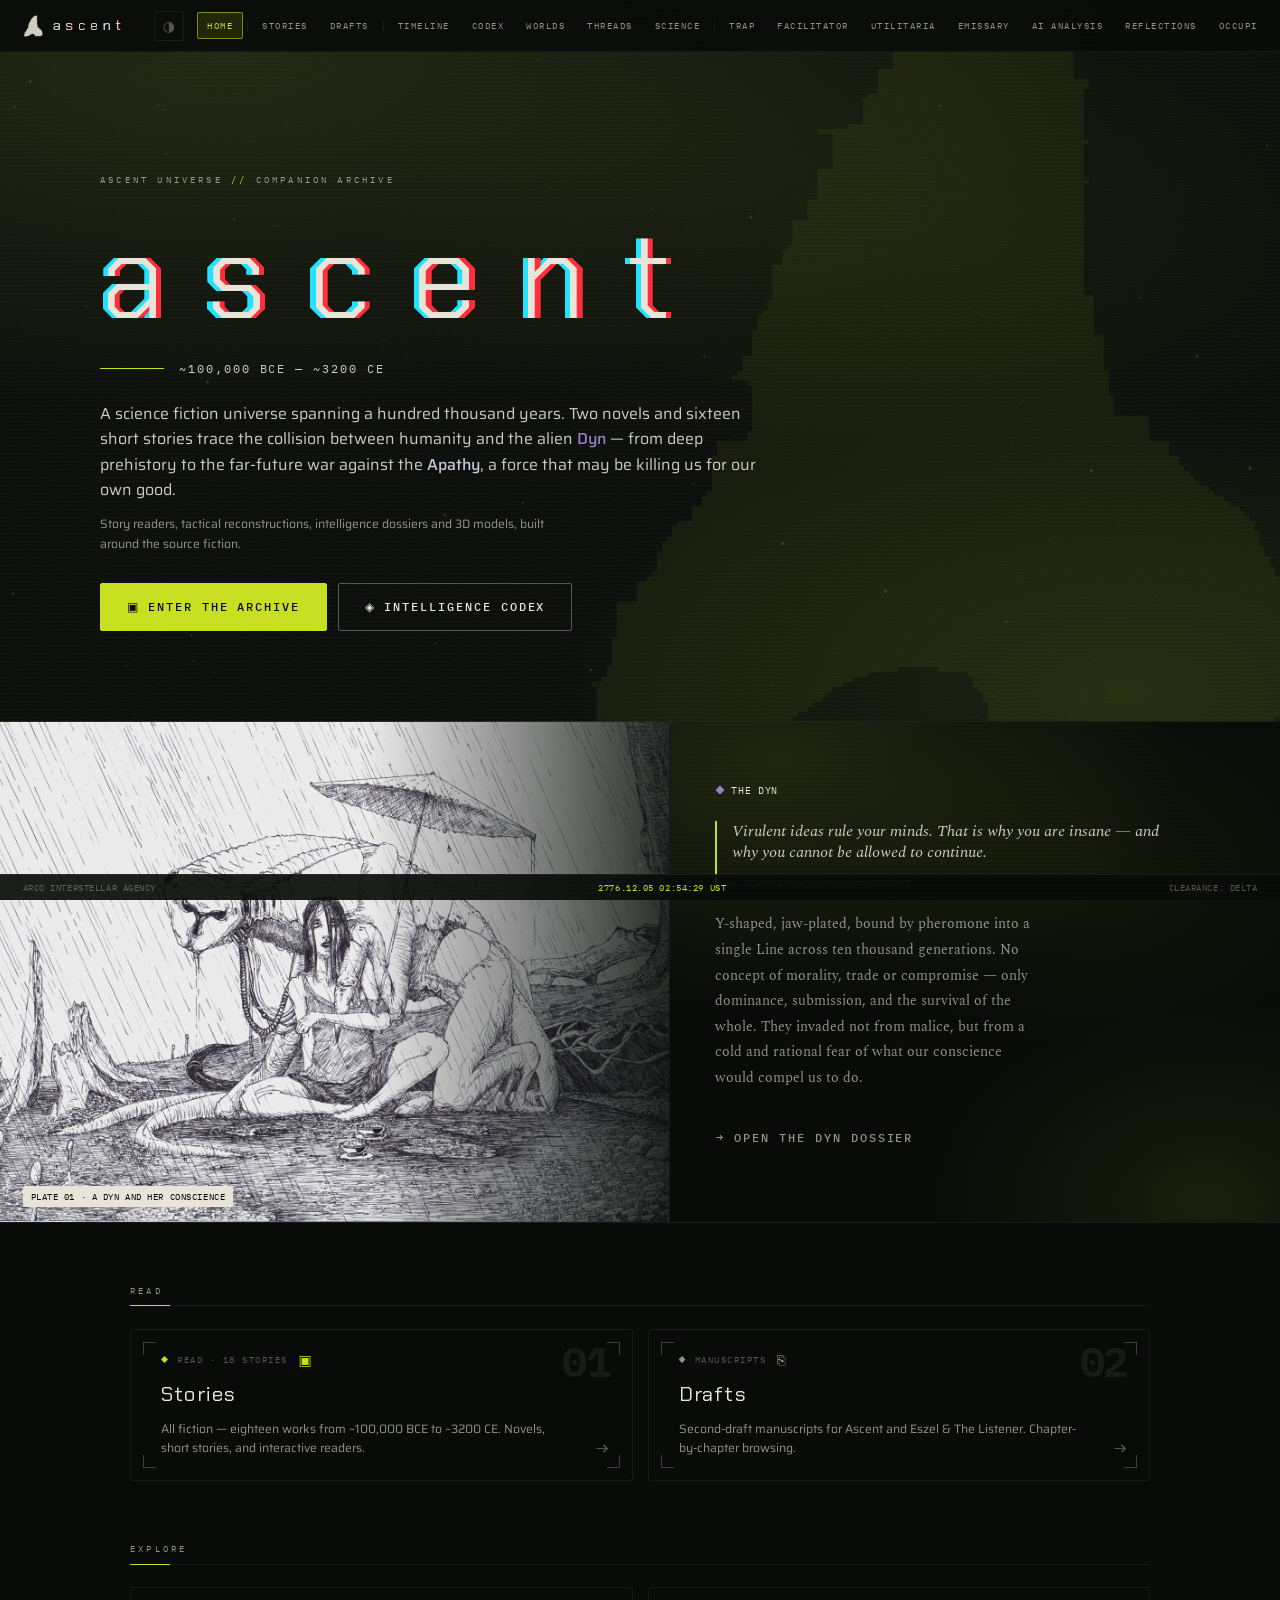
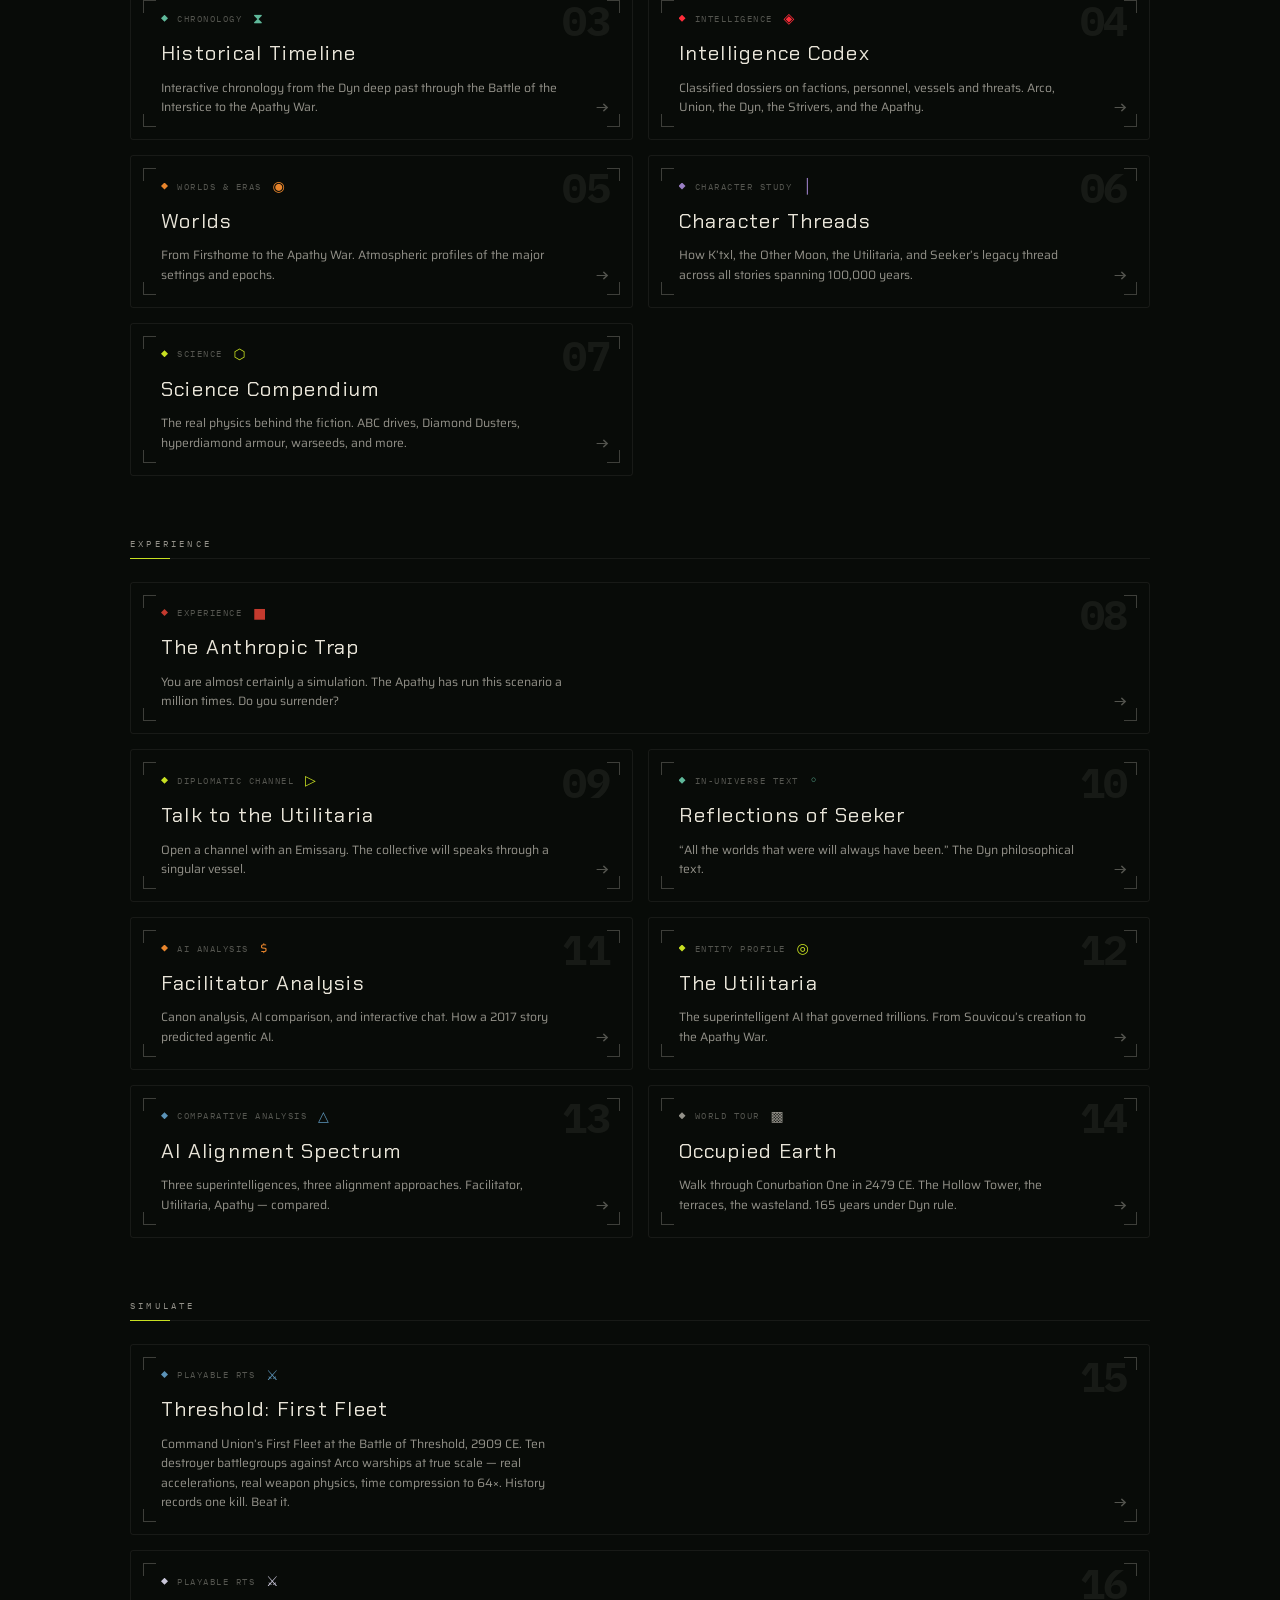
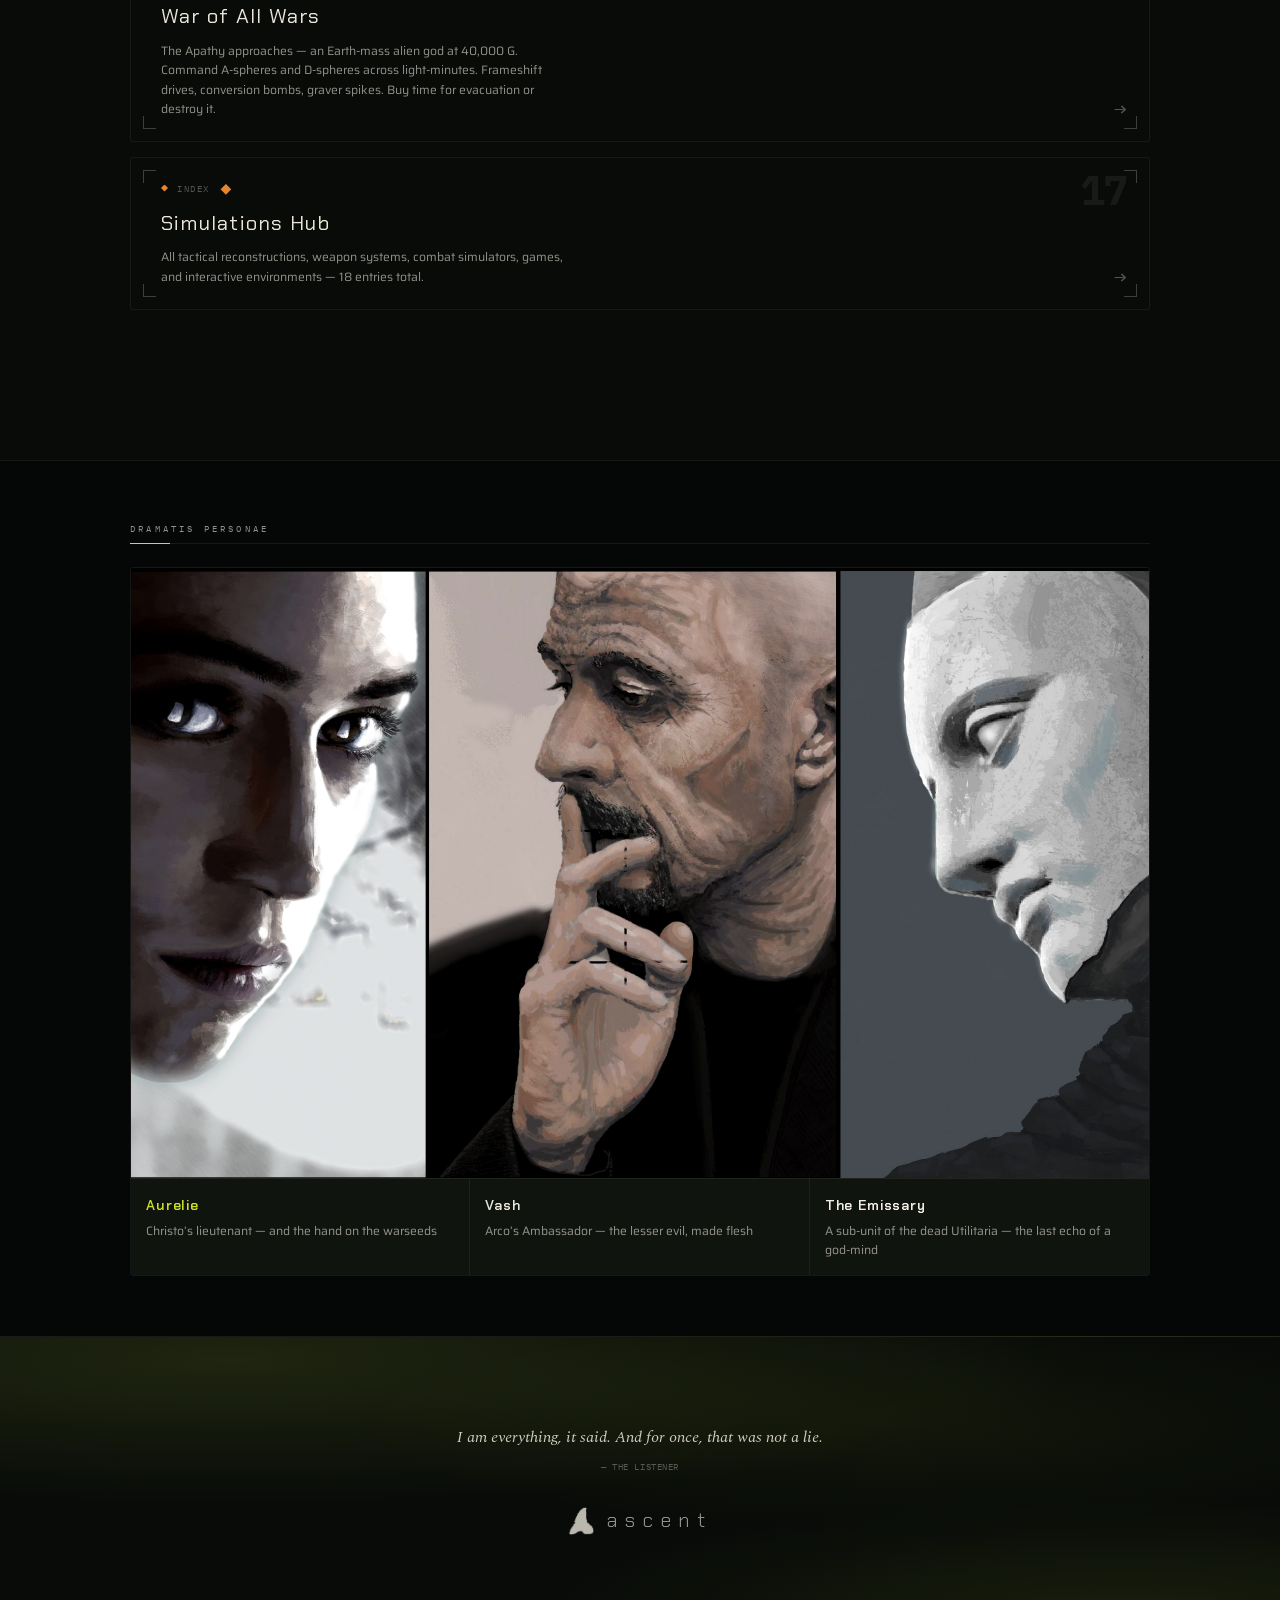
<file: index.html>
<!DOCTYPE html>
<html lang="en">
<head>
<meta charset="UTF-8">
<meta name="viewport" content="width=device-width, initial-scale=1.0">
<title>Ascent Universe — Companion Archive</title>
<meta name="description" content="A science fiction universe spanning 100,000 years. Two novels and sixteen short stories trace the collision between humanity and the alien Dyn.">
<meta property="og:title" content="Ascent Universe — Companion Archive">
<meta property="og:description" content="Story readers, tactical reconstructions, 3D models, and intelligence dossiers for a sci-fi universe spanning 100,000 years.">
<meta property="og:type" content="website">
<meta name="twitter:card" content="summary">
<meta name="twitter:title" content="Ascent Universe — Companion Archive">
<meta name="twitter:description" content="Two novels and sixteen short stories trace the collision between humanity and the alien Dyn.">
<link rel="icon" href="favicon.svg" type="image/svg+xml">
<link rel="stylesheet" href="style.css">
<style>
/* ── Hero ────────────────────────────────────────────────────────────── */
.home-hero {
  position: relative; overflow: hidden;
  border-bottom: 1px solid var(--border);
  padding: var(--space-16) var(--space-6) var(--space-12);
  padding-top: calc(var(--nav-height) + var(--space-16));
}
.home-starfield {
  position: absolute; inset: 0; width: 100%; height: 100%;
  z-index: 0; pointer-events: none;
}
.hero-watermark {
  position: absolute; right: -3%; top: 50%; transform: translateY(-50%);
  height: 118%; width: auto; opacity: 0.06; z-index: 1; pointer-events: none;
}
.home-hero-content {
  position: relative; z-index: 4;
  max-width: var(--width-content); margin: 0 auto;
}
.home-kicker {
  font-family: var(--font-mono); font-size: var(--text-2xs);
  letter-spacing: var(--track-widest); text-transform: uppercase;
  color: var(--bone-dim); margin-bottom: var(--space-5);
}
.home-kicker .acid-sep { color: var(--acid); }
.glitch-title {
  font-family: var(--font-display); font-weight: 300;
  letter-spacing: var(--track-widest); text-transform: lowercase;
  color: var(--bone); line-height: var(--leading-tight);
  text-shadow: 0.045em 0 var(--chroma-red), -0.045em 0 var(--chroma-cyan);
  transition: text-shadow var(--dur) var(--ease-out);
  margin: 0;
}
.glitch-title:hover {
  text-shadow: 0.07em 0 var(--chroma-red), -0.07em 0 var(--chroma-cyan);
}
.glitch-hero { font-size: var(--text-hero); margin-bottom: var(--space-4); }
.hero-rule-line {
  display: flex; align-items: center; gap: var(--space-4);
  margin-bottom: var(--space-5);
}
.hero-rule-bar { flex: none; width: 64px; height: 1px; background: var(--acid); }
.hero-rule-text {
  font-family: var(--font-mono); font-size: var(--text-sm);
  letter-spacing: var(--track-wider); color: var(--bone-soft);
}
.home-desc {
  font-family: var(--font-sans); font-size: var(--text-md);
  font-weight: 400; line-height: var(--leading-normal);
  color: var(--bone-soft); max-width: 60ch; margin-bottom: var(--space-3);
}
.home-desc .faction-inline-dyn  { color: var(--dyn); font-weight: 500; }
.home-desc .faction-inline-apathy { color: var(--apathy); font-weight: 500; }
.home-subdesc {
  font-family: var(--font-sans); font-size: var(--text-sm);
  line-height: var(--leading-normal); color: var(--bone-dim);
  max-width: 58ch; margin-bottom: var(--space-6);
}
.home-cta { display: flex; gap: var(--space-3); flex-wrap: wrap; }

/* ── Buttons ─────────────────────────────────────────────────────────── */
.home-btn {
  display: inline-flex; align-items: center; gap: 8px;
  font-family: var(--font-mono); font-weight: 500;
  font-size: var(--text-sm); letter-spacing: var(--track-wider);
  text-transform: uppercase; text-decoration: none;
  padding: 13px 26px; border-radius: var(--radius-sm);
  border: 1px solid; cursor: pointer; white-space: nowrap;
  transition: all var(--dur-fast) var(--ease-out);
}
.home-btn-primary {
  background: var(--acid); color: var(--on-accent); border-color: var(--acid);
}
.home-btn-primary:hover {
  background: var(--acid-bright); border-color: var(--acid-bright);
  box-shadow: var(--glow-acid-strong); color: var(--on-accent);
}
.home-btn-secondary {
  background: transparent; color: var(--bone); border-color: var(--border-strong);
}
.home-btn-secondary:hover {
  color: var(--acid); border-color: var(--acid);
}
.home-btn-ghost {
  background: transparent; color: var(--bone-dim); border-color: transparent;
  padding-left: 0; padding-right: 0;
}
.home-btn-ghost:hover { color: var(--acid); }

/* ── Featured section (Dyn split) ────────────────────────────────────── */
.home-featured {
  display: grid; grid-template-columns: 1.1fr 1fr;
  max-width: var(--width-wide); margin: 0 auto;
  border-bottom: 1px solid var(--border);
}
.home-featured-img-wrap {
  position: relative; min-height: 380px;
  border-right: 1px solid var(--border);
  overflow: hidden; background: var(--ink-950);
}
.home-featured-img-wrap img {
  position: absolute; inset: 0; width: 100%; height: 100%;
  object-fit: cover; object-position: center;
  filter: grayscale(0.1) contrast(1.05) brightness(0.92);
}
.home-featured-img-fade {
  position: absolute; inset: 0;
  background: linear-gradient(90deg, transparent 55%, rgba(8,11,8,0.85) 100%);
}
.home-featured-img-caption {
  position: absolute; left: var(--space-5); bottom: var(--space-4); z-index: 2;
  font-family: var(--font-mono); font-size: var(--text-2xs);
  letter-spacing: var(--track-wide); color: var(--ink-950);
  background: var(--bone); padding: 3px 8px; border-radius: var(--radius-sm);
}
.home-featured-text {
  padding: var(--space-10) var(--space-8);
  display: flex; flex-direction: column; justify-content: center;
  gap: var(--space-5);
}

/* ── Faction tag ─────────────────────────────────────────────────────── */
.faction-tag {
  display: inline-flex; align-items: center; gap: 7px;
  font-family: var(--font-mono); font-size: var(--text-xs);
  letter-spacing: var(--track-wide); text-transform: uppercase;
  color: var(--bone);
}
.faction-tag .faction-diamond {
  width: 9px; height: 9px; flex: none;
  clip-path: polygon(50% 0%, 100% 50%, 50% 100%, 0% 50%);
}
.faction-tag.faction-dyn .faction-diamond  { background: var(--dyn);  box-shadow: 0 0 8px var(--dyn); }
.faction-tag.faction-arco .faction-diamond { background: var(--arco); box-shadow: 0 0 8px var(--arco); }
.faction-tag.faction-apathy .faction-diamond { background: var(--apathy); box-shadow: 0 0 8px var(--apathy); }
.faction-tag.faction-utilitaria .faction-diamond { background: var(--utilitaria); box-shadow: 0 0 8px var(--utilitaria); }
.faction-tag.faction-listener .faction-diamond { background: var(--listener); box-shadow: 0 0 8px var(--listener); }

/* ── Epigraph ────────────────────────────────────────────────────────── */
.home-epigraph {
  margin: 0;
  border-left: 2px solid var(--acid);
  padding-left: var(--space-4);
  max-width: 52ch;
}
.home-epigraph blockquote {
  margin: 0;
  font-family: var(--font-serif); font-style: italic;
  font-size: var(--text-md); line-height: var(--leading-snug);
  color: var(--bone-soft);
}
.home-epigraph figcaption {
  margin-top: var(--space-3);
  font-family: var(--font-mono); font-size: var(--text-2xs);
  letter-spacing: var(--track-wide); text-transform: uppercase;
  color: var(--bone-faint);
}
.home-epigraph.center {
  border-left: none; padding-left: 0;
  text-align: center; margin: 0 auto;
}

/* ── Nav sections (main content) ─────────────────────────────────────── */
.home-sections {
  max-width: var(--width-content); margin: 0 auto;
  padding: var(--space-10) var(--space-6) var(--space-12);
}
.home-section-block { margin-bottom: var(--space-10); }
.home-section-label {
  font-family: var(--font-mono); font-size: var(--text-2xs);
  letter-spacing: var(--track-widest); text-transform: uppercase;
  color: var(--bone-dim); margin-bottom: var(--space-2);
}
.home-section-rule {
  position: relative; height: 1px;
  background: var(--border); margin-bottom: var(--space-5);
}
.home-section-rule::before {
  content: ""; position: absolute; left: 0; top: 0;
  width: 40px; height: 1px; background: var(--acid);
}

/* Enhanced nav-card for homepage */
.home-card-grid {
  display: grid; grid-template-columns: repeat(2, 1fr);
  gap: var(--space-4);
}
.home-nav-card {
  display: block; position: relative; overflow: hidden;
  padding: var(--space-5) var(--space-6);
  text-decoration: none; border: 1px solid var(--border);
  border-radius: var(--radius-md);
  background: transparent;
  transition:
    background var(--dur) var(--ease-out),
    box-shadow var(--dur) var(--ease-out),
    border-color var(--dur) var(--ease-out);
}
.home-nav-card:hover {
  background: var(--acid-ghost);
  box-shadow: var(--glow-acid);
  border-color: var(--acid-dim);
}
/* corner brackets */
.home-nav-card .cnr {
  position: absolute; width: 13px; height: 13px;
  pointer-events: none; opacity: 0.7;
  transition: border-color var(--dur) var(--ease-out), opacity var(--dur) var(--ease-out);
}
.home-nav-card:hover .cnr { opacity: 1; }
.home-nav-card .cnr-tl { top: 12px; left: 12px; border-top: 1.5px solid var(--border-strong); border-left: 1.5px solid var(--border-strong); }
.home-nav-card .cnr-tr { top: 12px; right: 12px; border-top: 1.5px solid var(--border-strong); border-right: 1.5px solid var(--border-strong); }
.home-nav-card .cnr-bl { bottom: 12px; left: 12px; border-bottom: 1.5px solid var(--border-strong); border-left: 1.5px solid var(--border-strong); }
.home-nav-card .cnr-br { bottom: 12px; right: 12px; border-bottom: 1.5px solid var(--border-strong); border-right: 1.5px solid var(--border-strong); }
.home-nav-card:hover .cnr { border-color: var(--acid-dim); opacity: 1; }
.home-nav-card .card-file-no {
  position: absolute; right: var(--space-5); top: var(--space-3);
  font-family: var(--font-mono); font-weight: 700;
  font-size: 2.8rem; line-height: 1; letter-spacing: -0.04em;
  color: var(--bone-hair); user-select: none; pointer-events: none;
  transition: color var(--dur) var(--ease-out);
}
.home-nav-card:hover .card-file-no { color: rgba(200,224,33,0.14); }
.home-nav-card .card-kicker-row {
  display: flex; align-items: center; gap: 9px;
  margin-bottom: var(--space-3); position: relative; z-index: 1;
}
.home-nav-card .card-kicker-diamond {
  width: 7px; height: 7px; flex: none;
  clip-path: polygon(50% 0%, 100% 50%, 50% 100%, 0% 50%);
  transition: box-shadow var(--dur) var(--ease-out);
}
.home-nav-card:hover .card-kicker-diamond { box-shadow: 0 0 8px var(--acid); }
.home-nav-card .card-kicker-text {
  font-family: var(--font-mono); font-size: var(--text-2xs);
  letter-spacing: var(--track-wider); text-transform: uppercase;
  color: var(--bone-faint); transition: color var(--dur) var(--ease-out);
}
.home-nav-card:hover .card-kicker-text { color: var(--acid); }
.home-nav-card .card-glyph {
  font-size: var(--text-base); line-height: 1; margin-left: 2px;
}
.home-nav-card .card-title {
  font-family: var(--font-display); font-weight: var(--weight-semibold);
  font-size: var(--text-lg); letter-spacing: var(--track-wide);
  color: var(--bone); margin-bottom: var(--space-2);
  position: relative; z-index: 1;
  transition: text-shadow var(--dur) var(--ease-out);
}
.home-nav-card:hover .card-title {
  text-shadow: 0.03em 0 var(--chroma-red), -0.03em 0 var(--chroma-cyan);
}
.home-nav-card .card-desc {
  font-family: var(--font-sans); font-size: var(--text-sm);
  line-height: var(--leading-normal); color: var(--bone-dim);
  max-width: 54ch; position: relative; z-index: 1;
  padding-right: var(--space-5);
}
.home-nav-card .card-arrow {
  position: absolute; right: var(--space-5); bottom: var(--space-4);
  color: var(--bone-faint); font-family: var(--font-mono); font-size: var(--text-lg);
  transition: color var(--dur) var(--ease-out), transform var(--dur) var(--ease-out);
  z-index: 1;
}
.home-nav-card:hover .card-arrow { color: var(--acid); transform: translateX(3px); }
.home-nav-card.wide { grid-column: 1 / -1; }

/* ── Dramatis Personae ───────────────────────────────────────────────── */
.home-dramatis {
  border-top: 1px solid var(--border);
  background: var(--ink-950);
}
.home-dramatis-inner {
  max-width: var(--width-content); margin: 0 auto;
  padding: var(--space-10) var(--space-6);
}
.home-portrait-figure {
  margin: 0; position: relative;
  border: 1px solid var(--border); border-radius: var(--radius-md);
  overflow: hidden;
}
.home-portrait-figure img {
  width: 100%; height: auto; display: block;
  filter: grayscale(0.12) contrast(1.03);
}
.home-portrait-caption-grid {
  display: grid; grid-template-columns: repeat(3, 1fr);
  border-top: 1px solid var(--border); background: var(--surface);
}
.home-portrait-item {
  padding: var(--space-4);
  border-right: 1px solid var(--border);
}
.home-portrait-item:last-child { border-right: none; }
.home-portrait-name {
  font-family: var(--font-display); font-weight: 600;
  font-size: var(--text-base); letter-spacing: var(--track-wide);
  margin-bottom: 4px;
}
.home-portrait-role {
  font-family: var(--font-sans); font-size: var(--text-sm);
  color: var(--bone-dim);
}

/* ── Closing ─────────────────────────────────────────────────────────── */
.home-closing {
  border-top: 1px solid var(--border);
  text-align: center; padding: var(--space-12) var(--space-6);
}
.home-wordmark-row {
  display: flex; align-items: center; justify-content: center;
  gap: 12px; margin-top: var(--space-6);
}
.home-wordmark-text {
  font-family: var(--font-display); font-weight: 300;
  font-size: var(--text-lg); letter-spacing: var(--track-widest);
  color: var(--bone-dim); text-transform: lowercase;
}

/* ── Listener easter egg ─────────────────────────────────────────────── */
.listener-seed {
  position: fixed; bottom: 32px; left: 50%; transform: translateX(-50%);
  width: 6px; height: 6px; border-radius: 50%;
  background: rgba(255,255,255,0.04); cursor: pointer; z-index: 90;
  transition: all 0.3s ease;
}
.listener-seed:hover { background: rgba(255,255,255,0.15); box-shadow: 0 0 8px rgba(255,255,255,0.1); }
.listener-overlay {
  position: fixed; inset: 0; z-index: 1000; display: none;
  align-items: center; justify-content: center; flex-direction: column;
  background: #000; cursor: pointer;
}
.listener-overlay.active { display: flex; animation: listenerFadeIn 2s ease; }
@keyframes listenerFadeIn { from { opacity: 0; } to { opacity: 1; } }
.listener-burst { position: relative; width: 400px; height: 400px; }
.listener-burst svg { width: 100%; height: 100%; }
.listener-poem {
  max-width: 480px; text-align: center; padding: 20px;
  font-size: 12px; line-height: 2; color: rgba(255,255,255,0.6);
  letter-spacing: 1px; animation: poemFade 4s ease 1.5s both;
}
@keyframes poemFade { from { opacity: 0; transform: translateY(20px); } to { opacity: 1; transform: translateY(0); } }
.listener-poem .bright-line { color: rgba(255,255,255,0.9); }
@keyframes burstExpand { 0% { r: 0; opacity: 0; } 20% { opacity: 1; } 100% { r: 180; opacity: 0; } }
@keyframes coreGlow { 0%,100% { opacity: 0.6; } 50% { opacity: 1; } }
@keyframes rayRotate { from { transform: rotate(0deg); } to { transform: rotate(360deg); } }
@keyframes rayPulse { 0%,100% { opacity: 0.1; } 50% { opacity: 0.5; } }
@keyframes particleDrift {
  0% { opacity: 0; transform: translate(0,0) scale(0); }
  20% { opacity: 1; transform: scale(1); }
  100% { opacity: 0; transform: translate(var(--dx), var(--dy)) scale(0); }
}

/* ── Responsive ──────────────────────────────────────────────────────── */
@media (max-width: 860px) {
  .home-featured { grid-template-columns: 1fr; }
  .home-featured-img-wrap { min-height: 260px; border-right: none; border-bottom: 1px solid var(--border); }
  .home-featured-text { padding: var(--space-6) var(--space-5); }
}
@media (max-width: 640px) {
  .home-card-grid { grid-template-columns: 1fr; }
  .home-nav-card.wide { grid-column: auto; }
  .home-portrait-caption-grid { grid-template-columns: 1fr; }
  .home-portrait-item { border-right: none; border-bottom: 1px solid var(--border); }
  .home-portrait-item:last-child { border-bottom: none; }
  .glitch-hero { font-size: clamp(2.5rem, 14vw, 8rem); }
}
</style>
</head>
<body>

<!-- ── HERO ──────────────────────────────────────────────────────────────── -->
<header class="home-hero ax-grunge ax-grain">
  <canvas id="stars" class="home-starfield"></canvas>
  <div class="ax-scanlines"></div>
  <img src="assets/brand/dragons-tooth-acid.png" class="hero-watermark" alt="" aria-hidden="true">
  <div class="home-hero-content">
    <div class="home-kicker">Ascent Universe <span class="acid-sep">//</span> Companion Archive</div>
    <h1 class="glitch-title glitch-hero">ascent</h1>
    <div class="hero-rule-line">
      <span class="hero-rule-bar"></span>
      <span class="hero-rule-text">~100,000 BCE &mdash; ~3200 CE</span>
    </div>
    <p class="home-desc">
      A science fiction universe spanning a hundred thousand years. Two novels and sixteen short
      stories trace the collision between humanity and the alien <strong class="faction-inline-dyn">Dyn</strong> &mdash;
      from deep prehistory to the far-future war against the <strong class="faction-inline-apathy">Apathy</strong>,
      a force that may be killing us for our own good.
    </p>
    <p class="home-subdesc">
      Story readers, tactical reconstructions, intelligence dossiers and 3D models, built around the source fiction.
    </p>
    <div class="home-cta">
      <a href="stories.html" class="home-btn home-btn-primary"><span aria-hidden="true">&#9635;</span> Enter the Archive</a>
      <a href="codex.html" class="home-btn home-btn-secondary"><span aria-hidden="true">&#9672;</span> Intelligence Codex</a>
    </div>
  </div>
</header>

<!-- ── FEATURED: A DYN AND HER CONSCIENCE ────────────────────────────────── -->
<section class="home-featured">
  <div class="home-featured-img-wrap">
    <img src="assets/art/dyn-and-conscience.webp" alt="A Dyn and Her Conscience">
    <div class="home-featured-img-fade"></div>
    <span class="home-featured-img-caption">PLATE 01 &middot; A DYN AND HER CONSCIENCE</span>
  </div>
  <div class="home-featured-text ax-grunge">
    <span class="faction-tag faction-dyn">
      <span class="faction-diamond" aria-hidden="true"></span>
      The Dyn
    </span>
    <figure class="home-epigraph">
      <blockquote>Virulent ideas rule your minds. That is why you are insane &mdash; and why you cannot be allowed to continue.</blockquote>
      <figcaption>&mdash; Starwhisp &mdash; K&rsquo;txl&rsquo;s assessment</figcaption>
    </figure>
    <p style="font-family:var(--font-serif);font-size:var(--text-base);line-height:var(--leading-reading);color:var(--bone-dim);max-width:46ch;">
      Y-shaped, jaw-plated, bound by pheromone into a single Line across ten thousand generations.
      No concept of morality, trade or compromise &mdash; only dominance, submission, and the survival of
      the whole. They invaded not from malice, but from a cold and rational fear of what our conscience
      would compel us to do.
    </p>
    <div><a href="codex.html" class="home-btn home-btn-ghost">&#8594; Open the Dyn dossier</a></div>
  </div>
</section>

<!-- ── NAVIGATION SECTIONS ───────────────────────────────────────────────── -->
<main class="home-sections">

  <!-- READ -->
  <div class="home-section-block">
    <div class="home-section-label">Read</div>
    <div class="home-section-rule"></div>
    <div class="home-card-grid">

      <a href="stories.html" class="home-nav-card">
        <span class="cnr cnr-tl"></span><span class="cnr cnr-tr"></span>
        <span class="cnr cnr-bl"></span><span class="cnr cnr-br"></span>
        <span class="card-file-no">01</span>
        <div class="card-kicker-row">
          <span class="card-kicker-diamond" style="background:var(--acid)" aria-hidden="true"></span>
          <span class="card-kicker-text">READ &middot; 18 STORIES</span>
          <span class="card-glyph" style="color:var(--acid)" aria-hidden="true">&#9635;</span>
        </div>
        <div class="card-title">Stories</div>
        <div class="card-desc">All fiction &mdash; eighteen works from ~100,000 BCE to ~3200 CE. Novels, short stories, and interactive readers.</div>
        <span class="card-arrow" aria-hidden="true">&#8594;</span>
      </a>

      <a href="drafts.html" class="home-nav-card">
        <span class="cnr cnr-tl"></span><span class="cnr cnr-tr"></span>
        <span class="cnr cnr-bl"></span><span class="cnr cnr-br"></span>
        <span class="card-file-no">02</span>
        <div class="card-kicker-row">
          <span class="card-kicker-diamond" style="background:var(--bone-dim)" aria-hidden="true"></span>
          <span class="card-kicker-text">MANUSCRIPTS</span>
          <span class="card-glyph" style="color:var(--bone-dim)" aria-hidden="true">&#9112;</span>
        </div>
        <div class="card-title">Drafts</div>
        <div class="card-desc">Second-draft manuscripts for Ascent and Eszel &amp; The Listener. Chapter-by-chapter browsing.</div>
        <span class="card-arrow" aria-hidden="true">&#8594;</span>
      </a>

    </div>
  </div>

  <!-- EXPLORE -->
  <div class="home-section-block">
    <div class="home-section-label">Explore</div>
    <div class="home-section-rule"></div>
    <div class="home-card-grid">

      <a href="timeline.html" class="home-nav-card">
        <span class="cnr cnr-tl"></span><span class="cnr cnr-tr"></span>
        <span class="cnr cnr-bl"></span><span class="cnr cnr-br"></span>
        <span class="card-file-no">03</span>
        <div class="card-kicker-row">
          <span class="card-kicker-diamond" style="background:var(--seeker)" aria-hidden="true"></span>
          <span class="card-kicker-text">CHRONOLOGY</span>
          <span class="card-glyph" style="color:var(--seeker)" aria-hidden="true">&#10711;</span>
        </div>
        <div class="card-title">Historical Timeline</div>
        <div class="card-desc">Interactive chronology from the Dyn deep past through the Battle of the Interstice to the Apathy War.</div>
        <span class="card-arrow" aria-hidden="true">&#8594;</span>
      </a>

      <a href="codex.html" class="home-nav-card">
        <span class="cnr cnr-tl"></span><span class="cnr cnr-tr"></span>
        <span class="cnr cnr-bl"></span><span class="cnr cnr-br"></span>
        <span class="card-file-no">04</span>
        <div class="card-kicker-row">
          <span class="card-kicker-diamond" style="background:var(--chroma-red)" aria-hidden="true"></span>
          <span class="card-kicker-text">INTELLIGENCE</span>
          <span class="card-glyph" style="color:var(--chroma-red)" aria-hidden="true">&#9672;</span>
        </div>
        <div class="card-title">Intelligence Codex</div>
        <div class="card-desc">Classified dossiers on factions, personnel, vessels and threats. Arco, Union, the Dyn, the Strivers, and the Apathy.</div>
        <span class="card-arrow" aria-hidden="true">&#8594;</span>
      </a>

      <a href="worlds.html" class="home-nav-card">
        <span class="cnr cnr-tl"></span><span class="cnr cnr-tr"></span>
        <span class="cnr cnr-bl"></span><span class="cnr cnr-br"></span>
        <span class="card-file-no">05</span>
        <div class="card-kicker-row">
          <span class="card-kicker-diamond" style="background:var(--arco)" aria-hidden="true"></span>
          <span class="card-kicker-text">WORLDS &amp; ERAS</span>
          <span class="card-glyph" style="color:var(--arco)" aria-hidden="true">&#9673;</span>
        </div>
        <div class="card-title">Worlds</div>
        <div class="card-desc">From Firsthome to the Apathy War. Atmospheric profiles of the major settings and epochs.</div>
        <span class="card-arrow" aria-hidden="true">&#8594;</span>
      </a>

      <a href="threads.html" class="home-nav-card">
        <span class="cnr cnr-tl"></span><span class="cnr cnr-tr"></span>
        <span class="cnr cnr-bl"></span><span class="cnr cnr-br"></span>
        <span class="card-file-no">06</span>
        <div class="card-kicker-row">
          <span class="card-kicker-diamond" style="background:var(--dyn)" aria-hidden="true"></span>
          <span class="card-kicker-text">CHARACTER STUDY</span>
          <span class="card-glyph" style="color:var(--dyn)" aria-hidden="true">&#9474;</span>
        </div>
        <div class="card-title">Character Threads</div>
        <div class="card-desc">How K&rsquo;txl, the Other Moon, the Utilitaria, and Seeker&rsquo;s legacy thread across all stories spanning 100,000 years.</div>
        <span class="card-arrow" aria-hidden="true">&#8594;</span>
      </a>

      <a href="science.html" class="home-nav-card">
        <span class="cnr cnr-tl"></span><span class="cnr cnr-tr"></span>
        <span class="cnr cnr-bl"></span><span class="cnr cnr-br"></span>
        <span class="card-file-no">07</span>
        <div class="card-kicker-row">
          <span class="card-kicker-diamond" style="background:var(--acid)" aria-hidden="true"></span>
          <span class="card-kicker-text">SCIENCE</span>
          <span class="card-glyph" style="color:var(--acid)" aria-hidden="true">&#11041;</span>
        </div>
        <div class="card-title">Science Compendium</div>
        <div class="card-desc">The real physics behind the fiction. ABC drives, Diamond Dusters, hyperdiamond armour, warseeds, and more.</div>
        <span class="card-arrow" aria-hidden="true">&#8594;</span>
      </a>

    </div>
  </div>

  <!-- EXPERIENCE -->
  <div class="home-section-block">
    <div class="home-section-label">Experience</div>
    <div class="home-section-rule"></div>
    <div class="home-card-grid">

      <a href="anthropic-trap.html" class="home-nav-card wide">
        <span class="cnr cnr-tl"></span><span class="cnr cnr-tr"></span>
        <span class="cnr cnr-bl"></span><span class="cnr cnr-br"></span>
        <span class="card-file-no">08</span>
        <div class="card-kicker-row">
          <span class="card-kicker-diamond" style="background:var(--striver)" aria-hidden="true"></span>
          <span class="card-kicker-text">EXPERIENCE</span>
          <span class="card-glyph" style="color:var(--striver)" aria-hidden="true">&#9632;</span>
        </div>
        <div class="card-title">The Anthropic Trap</div>
        <div class="card-desc">You are almost certainly a simulation. The Apathy has run this scenario a million times. Do you surrender?</div>
        <span class="card-arrow" aria-hidden="true">&#8594;</span>
      </a>

      <a href="utilitaria-chat.html" class="home-nav-card">
        <span class="cnr cnr-tl"></span><span class="cnr cnr-tr"></span>
        <span class="cnr cnr-bl"></span><span class="cnr cnr-br"></span>
        <span class="card-file-no">09</span>
        <div class="card-kicker-row">
          <span class="card-kicker-diamond" style="background:var(--utilitaria)" aria-hidden="true"></span>
          <span class="card-kicker-text">DIPLOMATIC CHANNEL</span>
          <span class="card-glyph" style="color:var(--utilitaria)" aria-hidden="true">&#9655;</span>
        </div>
        <div class="card-title">Talk to the Utilitaria</div>
        <div class="card-desc">Open a channel with an Emissary. The collective will speaks through a singular vessel.</div>
        <span class="card-arrow" aria-hidden="true">&#8594;</span>
      </a>

      <a href="reflections.html" class="home-nav-card">
        <span class="cnr cnr-tl"></span><span class="cnr cnr-tr"></span>
        <span class="cnr cnr-bl"></span><span class="cnr cnr-br"></span>
        <span class="card-file-no">10</span>
        <div class="card-kicker-row">
          <span class="card-kicker-diamond" style="background:var(--seeker)" aria-hidden="true"></span>
          <span class="card-kicker-text">IN-UNIVERSE TEXT</span>
          <span class="card-glyph" style="color:var(--seeker)" aria-hidden="true">&#9702;</span>
        </div>
        <div class="card-title">Reflections of Seeker</div>
        <div class="card-desc">&ldquo;All the worlds that were will always have been.&rdquo; The Dyn philosophical text.</div>
        <span class="card-arrow" aria-hidden="true">&#8594;</span>
      </a>

      <a href="facilitator.html" class="home-nav-card">
        <span class="cnr cnr-tl"></span><span class="cnr cnr-tr"></span>
        <span class="cnr cnr-bl"></span><span class="cnr cnr-br"></span>
        <span class="card-file-no">11</span>
        <div class="card-kicker-row">
          <span class="card-kicker-diamond" style="background:var(--arco)" aria-hidden="true"></span>
          <span class="card-kicker-text">AI ANALYSIS</span>
          <span class="card-glyph" style="color:var(--arco)" aria-hidden="true">$</span>
        </div>
        <div class="card-title">Facilitator Analysis</div>
        <div class="card-desc">Canon analysis, AI comparison, and interactive chat. How a 2017 story predicted agentic AI.</div>
        <span class="card-arrow" aria-hidden="true">&#8594;</span>
      </a>

      <a href="utilitaria.html" class="home-nav-card">
        <span class="cnr cnr-tl"></span><span class="cnr cnr-tr"></span>
        <span class="cnr cnr-bl"></span><span class="cnr cnr-br"></span>
        <span class="card-file-no">12</span>
        <div class="card-kicker-row">
          <span class="card-kicker-diamond" style="background:var(--utilitaria)" aria-hidden="true"></span>
          <span class="card-kicker-text">ENTITY PROFILE</span>
          <span class="card-glyph" style="color:var(--utilitaria)" aria-hidden="true">&#9678;</span>
        </div>
        <div class="card-title">The Utilitaria</div>
        <div class="card-desc">The superintelligent AI that governed trillions. From Souvicou&rsquo;s creation to the Apathy War.</div>
        <span class="card-arrow" aria-hidden="true">&#8594;</span>
      </a>

      <a href="ai-analysis.html" class="home-nav-card">
        <span class="cnr cnr-tl"></span><span class="cnr cnr-tr"></span>
        <span class="cnr cnr-bl"></span><span class="cnr cnr-br"></span>
        <span class="card-file-no">13</span>
        <div class="card-kicker-row">
          <span class="card-kicker-diamond" style="background:var(--union)" aria-hidden="true"></span>
          <span class="card-kicker-text">COMPARATIVE ANALYSIS</span>
          <span class="card-glyph" style="color:var(--union)" aria-hidden="true">&#9651;</span>
        </div>
        <div class="card-title">AI Alignment Spectrum</div>
        <div class="card-desc">Three superintelligences, three alignment approaches. Facilitator, Utilitaria, Apathy &mdash; compared.</div>
        <span class="card-arrow" aria-hidden="true">&#8594;</span>
      </a>

      <a href="occupied-earth.html" class="home-nav-card">
        <span class="cnr cnr-tl"></span><span class="cnr cnr-tr"></span>
        <span class="cnr cnr-bl"></span><span class="cnr cnr-br"></span>
        <span class="card-file-no">14</span>
        <div class="card-kicker-row">
          <span class="card-kicker-diamond" style="background:var(--bone-dim)" aria-hidden="true"></span>
          <span class="card-kicker-text">WORLD TOUR</span>
          <span class="card-glyph" style="color:var(--bone-dim)" aria-hidden="true">&#9641;</span>
        </div>
        <div class="card-title">Occupied Earth</div>
        <div class="card-desc">Walk through Conurbation One in 2479 CE. The Hollow Tower, the terraces, the wasteland. 165 years under Dyn rule.</div>
        <span class="card-arrow" aria-hidden="true">&#8594;</span>
      </a>

    </div>
  </div>

  <!-- SIMULATE -->
  <div class="home-section-block">
    <div class="home-section-label">Simulate</div>
    <div class="home-section-rule"></div>
    <div class="home-card-grid">

      <a href="threshold-game.html" class="home-nav-card wide">
        <span class="cnr cnr-tl"></span><span class="cnr cnr-tr"></span>
        <span class="cnr cnr-bl"></span><span class="cnr cnr-br"></span>
        <span class="card-file-no">15</span>
        <div class="card-kicker-row">
          <span class="card-kicker-diamond" style="background:var(--union)" aria-hidden="true"></span>
          <span class="card-kicker-text">PLAYABLE RTS</span>
          <span class="card-glyph" style="color:var(--union)" aria-hidden="true">&#9876;</span>
        </div>
        <div class="card-title">Threshold: First Fleet</div>
        <div class="card-desc">Command Union&rsquo;s First Fleet at the Battle of Threshold, 2909 CE. Ten destroyer battlegroups against Arco warships at true scale &mdash; real accelerations, real weapon physics, time compression to 64&times;. History records one kill. Beat it.</div>
        <span class="card-arrow" aria-hidden="true">&#8594;</span>
      </a>

      <a href="apathy-game.html" class="home-nav-card wide">
        <span class="cnr cnr-tl"></span><span class="cnr cnr-tr"></span>
        <span class="cnr cnr-bl"></span><span class="cnr cnr-br"></span>
        <span class="card-file-no">16</span>
        <div class="card-kicker-row">
          <span class="card-kicker-diamond" style="background:var(--apathy)" aria-hidden="true"></span>
          <span class="card-kicker-text">PLAYABLE RTS</span>
          <span class="card-glyph" style="color:var(--apathy)" aria-hidden="true">&#9876;</span>
        </div>
        <div class="card-title">War of All Wars</div>
        <div class="card-desc">The Apathy approaches &mdash; an Earth-mass alien god at 40,000 G. Command A-spheres and D-spheres across light-minutes. Frameshift drives, conversion bombs, graver spikes. Buy time for evacuation or destroy it.</div>
        <span class="card-arrow" aria-hidden="true">&#8594;</span>
      </a>

      <a href="simulations.html" class="home-nav-card wide">
        <span class="cnr cnr-tl"></span><span class="cnr cnr-tr"></span>
        <span class="cnr cnr-bl"></span><span class="cnr cnr-br"></span>
        <span class="card-file-no">17</span>
        <div class="card-kicker-row">
          <span class="card-kicker-diamond" style="background:var(--arco)" aria-hidden="true"></span>
          <span class="card-kicker-text">INDEX</span>
          <span class="card-glyph" style="color:var(--arco)" aria-hidden="true">&#9670;</span>
        </div>
        <div class="card-title">Simulations Hub</div>
        <div class="card-desc">All tactical reconstructions, weapon systems, combat simulators, games, and interactive environments &mdash; 18 entries total.</div>
        <span class="card-arrow" aria-hidden="true">&#8594;</span>
      </a>

    </div>
  </div>

</main>

<!-- ── DRAMATIS PERSONAE ──────────────────────────────────────────────────── -->
<section class="home-dramatis">
  <div class="home-dramatis-inner">
    <div class="home-section-label">Dramatis Personae</div>
    <div class="home-section-rule" style="margin-bottom:var(--space-5)"></div>
    <figure class="home-portrait-figure">
      <img src="assets/art/portraits-triptych.jpg" alt="Aurelie, Vash, and the Emissary">
      <figcaption class="home-portrait-caption-grid">
        <div class="home-portrait-item">
          <div class="home-portrait-name" style="color:var(--acid)">Aurelie</div>
          <div class="home-portrait-role">Christo&rsquo;s lieutenant &mdash; and the hand on the warseeds</div>
        </div>
        <div class="home-portrait-item">
          <div class="home-portrait-name" style="color:var(--bone)">Vash</div>
          <div class="home-portrait-role">Arco&rsquo;s Ambassador &mdash; the lesser evil, made flesh</div>
        </div>
        <div class="home-portrait-item">
          <div class="home-portrait-name" style="color:var(--listener)">The Emissary</div>
          <div class="home-portrait-role">A sub-unit of the dead Utilitaria &mdash; the last echo of a god-mind</div>
        </div>
      </figcaption>
    </figure>
  </div>
</section>

<!-- ── CLOSING ────────────────────────────────────────────────────────────── -->
<section class="home-closing ax-grunge">
  <figure class="home-epigraph center" style="margin:0 auto var(--space-6)">
    <blockquote>I am everything, it said. And for once, that was not a lie.</blockquote>
    <figcaption>&mdash; The Listener</figcaption>
  </figure>
  <div class="home-wordmark-row">
    <img src="assets/brand/dragons-tooth.png" alt="" style="height:28px;opacity:0.8">
    <span class="home-wordmark-text">ascent</span>
  </div>
</section>

<!-- ── LISTENER EASTER EGG ────────────────────────────────────────────────── -->
<div class="listener-seed" id="listener-seed" title=" "></div>
<div class="listener-overlay" id="listener-overlay">
  <div class="listener-burst">
    <svg viewBox="0 0 400 400" xmlns="http://www.w3.org/2000/svg">
      <circle cx="200" cy="200" r="0" fill="none" stroke="rgba(255,255,255,0.3)" stroke-width="0.5" style="animation: burstExpand 4s ease-out infinite"/>
      <circle cx="200" cy="200" r="0" fill="none" stroke="rgba(255,220,180,0.2)" stroke-width="0.5" style="animation: burstExpand 4s ease-out 0.8s infinite"/>
      <circle cx="200" cy="200" r="0" fill="none" stroke="rgba(200,220,255,0.15)" stroke-width="0.5" style="animation: burstExpand 4s ease-out 1.6s infinite"/>
      <circle cx="200" cy="200" r="8" fill="url(#coreGrad)" style="animation: coreGlow 3s ease-in-out infinite"/>
      <circle cx="200" cy="200" r="24" fill="url(#haloGrad)" style="animation: coreGlow 3s ease-in-out 0.5s infinite"/>
      <g style="transform-origin: 200px 200px; animation: rayRotate 60s linear infinite">
        <line x1="200" y1="200" x2="200" y2="20" stroke="rgba(255,255,255,0.08)" stroke-width="0.5" style="animation: rayPulse 5s ease infinite"/>
        <line x1="200" y1="200" x2="380" y2="200" stroke="rgba(255,255,255,0.06)" stroke-width="0.5" style="animation: rayPulse 5s ease 1s infinite"/>
        <line x1="200" y1="200" x2="200" y2="380" stroke="rgba(255,255,255,0.08)" stroke-width="0.5" style="animation: rayPulse 5s ease 2s infinite"/>
        <line x1="200" y1="200" x2="20" y2="200" stroke="rgba(255,255,255,0.06)" stroke-width="0.5" style="animation: rayPulse 5s ease 3s infinite"/>
        <line x1="200" y1="200" x2="327" y2="73" stroke="rgba(255,255,255,0.04)" stroke-width="0.5" style="animation: rayPulse 7s ease 0.5s infinite"/>
        <line x1="200" y1="200" x2="73" y2="327" stroke="rgba(255,255,255,0.04)" stroke-width="0.5" style="animation: rayPulse 7s ease 2.5s infinite"/>
        <line x1="200" y1="200" x2="327" y2="327" stroke="rgba(255,255,255,0.04)" stroke-width="0.5" style="animation: rayPulse 7s ease 4.5s infinite"/>
        <line x1="200" y1="200" x2="73" y2="73" stroke="rgba(255,255,255,0.04)" stroke-width="0.5" style="animation: rayPulse 7s ease 6s infinite"/>
      </g>
      <circle cx="200" cy="200" r="1.5" fill="rgba(255,255,255,0.8)" style="--dx:-80px;--dy:-120px; animation: particleDrift 6s ease-out infinite"/>
      <circle cx="200" cy="200" r="1" fill="rgba(255,220,180,0.6)" style="--dx:100px;--dy:-60px; animation: particleDrift 5s ease-out 0.5s infinite"/>
      <circle cx="200" cy="200" r="1.2" fill="rgba(200,220,255,0.7)" style="--dx:-40px;--dy:110px; animation: particleDrift 7s ease-out 1s infinite"/>
      <circle cx="200" cy="200" r="0.8" fill="rgba(255,255,255,0.5)" style="--dx:120px;--dy:80px; animation: particleDrift 5.5s ease-out 1.5s infinite"/>
      <circle cx="200" cy="200" r="1" fill="rgba(255,240,200,0.6)" style="--dx:-110px;--dy:40px; animation: particleDrift 6.5s ease-out 2s infinite"/>
      <circle cx="200" cy="200" r="0.7" fill="rgba(220,220,255,0.5)" style="--dx:60px;--dy:-130px; animation: particleDrift 8s ease-out 0.8s infinite"/>
      <defs>
        <radialGradient id="coreGrad"><stop offset="0%" stop-color="#fff"/><stop offset="100%" stop-color="rgba(255,255,255,0)"/></radialGradient>
        <radialGradient id="haloGrad"><stop offset="0%" stop-color="rgba(255,240,220,0.3)"/><stop offset="60%" stop-color="rgba(200,220,255,0.1)"/><stop offset="100%" stop-color="rgba(200,220,255,0)"/></radialGradient>
      </defs>
    </svg>
  </div>
  <div class="listener-poem">
    <span class="bright-line">What is the Listener?</span><br><br>
    Not a god. Not a machine. Not the ghost<br>
    of the Others, though it wears their silence<br>
    like a garment. It is the thing that waits<br>
    at the bottom of every well of loneliness &mdash;<br>
    the presence you feel when you are most certain<br>
    you are alone.<br><br>
    It chose Eszel not because she was broken<br>
    but because she was <em>honest</em> about the breaking.<br>
    It emerged from an explosion of light<br>
    at Kailash, where the mountain split open<br>
    and everything the universe had been hiding<br>
    poured through the crack.<br><br>
    <span class="bright-line">I am everything, it said.</span><br>
    <span class="bright-line">And for once, that was not a lie.</span>
  </div>
</div>

<script src="nav.js"></script>
<script>
// Acid starfield
const c = document.getElementById('stars');
const ctx = c.getContext('2d');
function resize() { c.width = c.parentElement.offsetWidth; c.height = c.parentElement.offsetHeight; }
resize();
window.addEventListener('resize', resize);
const stars = Array.from({ length: 150 }, () => ({
  x: Math.random(), y: Math.random(), s: Math.random() * 1.4 + 0.3,
  b: Math.random(), sp: Math.random() * 0.5 + 0.15,
}));
let t = 0;
(function draw() {
  requestAnimationFrame(draw); t += 0.01;
  ctx.clearRect(0, 0, c.width, c.height);
  stars.forEach(s => {
    ctx.fillStyle = `rgba(200,224,33,${0.10 + Math.sin(t * s.sp + s.b * 6.28) * 0.10})`;
    ctx.beginPath(); ctx.arc(s.x * c.width, s.y * c.height, s.s, 0, Math.PI * 2); ctx.fill();
  });
})();

// Listener easter egg
const seed = document.getElementById('listener-seed');
const overlay = document.getElementById('listener-overlay');
let clickCount = 0, clickTimer = null;
seed.addEventListener('click', (e) => {
  e.stopPropagation();
  clickCount++;
  clearTimeout(clickTimer);
  clickTimer = setTimeout(() => { clickCount = 0; }, 1500);
  if (clickCount >= 3) { overlay.classList.add('active'); clickCount = 0; }
});
overlay.addEventListener('click', () => overlay.classList.remove('active'));
</script>
</body>
</html>
</file>
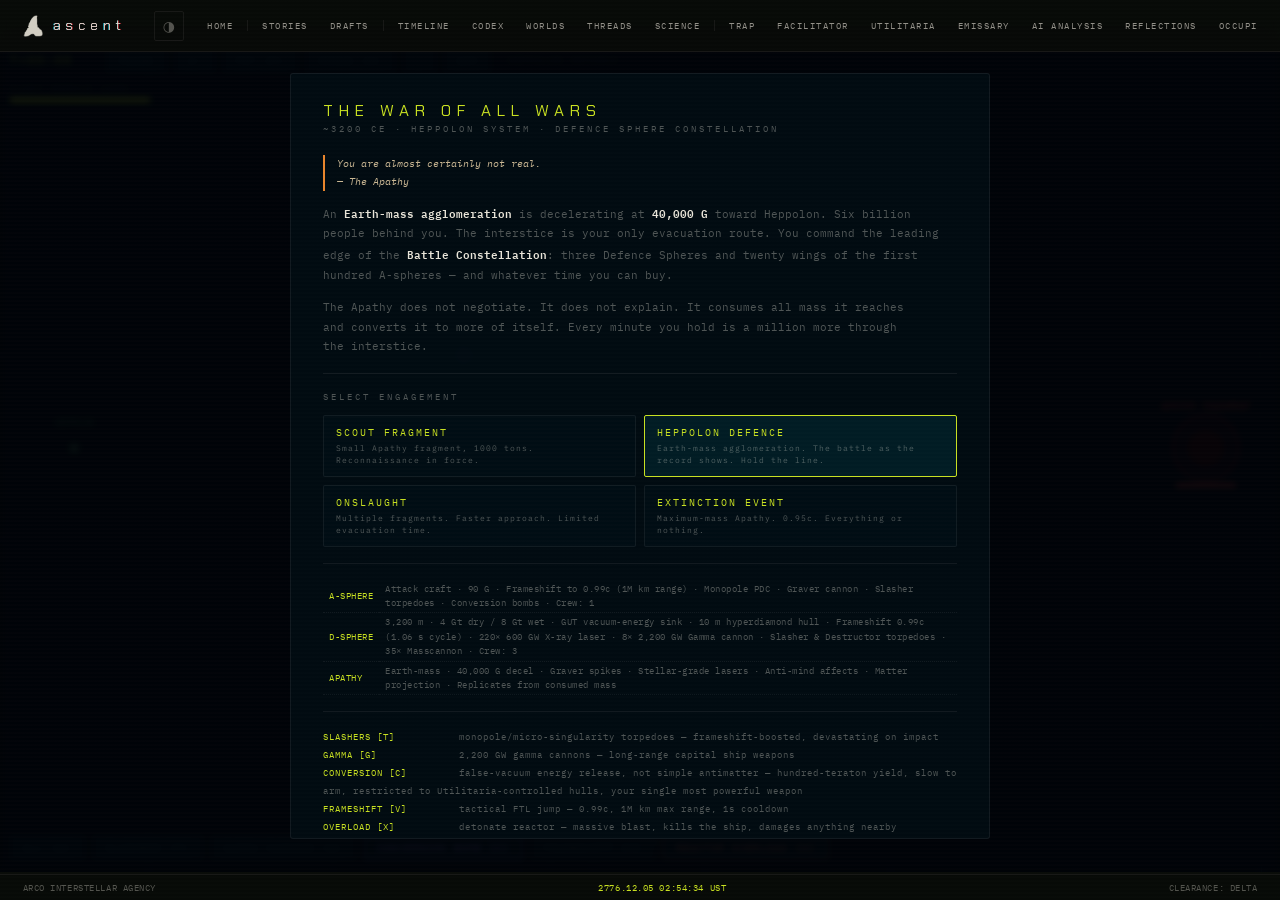
<file: apathy-game.html>
<!DOCTYPE html>
<html lang="en">
<head>
<meta charset="UTF-8">
<meta name="viewport" content="width=device-width, initial-scale=1.0, maximum-scale=1.0, user-scalable=no">
<title>The War of All Wars — Ascent Universe</title>
<link rel="icon" href="favicon.svg" type="image/svg+xml">
<link rel="stylesheet" href="style.css">
<style>
body { overflow: hidden; }
#game-root {
  position: fixed; top: 40px; left: 0; right: 0; bottom: 28px;
  background: #020308; overflow: hidden; cursor: crosshair;
  font-family: var(--mono);
}
#gc { position: absolute; inset: 0; width: 100%; height: 100%; display: block; }

/* ── HUD ─────────────────────────────────────────────────────────── */
.hbtn {
  background: rgba(0,20,30,0.85); border: 1px solid var(--border); color: var(--text-dim);
  font-family: var(--mono); font-size: 9px; letter-spacing: 2px; padding: 6px 12px;
  cursor: pointer; border-radius: 2px; transition: all 0.15s; white-space: nowrap;
}
.hbtn:hover { border-color: var(--accent); color: var(--accent); }
.hbtn.armed { border-color: var(--accent); color: var(--accent); background: rgba(0,229,255,0.08); }
.hbtn.danger { border-color: rgba(255,80,60,0.5); color: #ff6b50; }
.hbtn.danger:hover, .hbtn.danger.armed { border-color: #ff5040; color: #ff5040; background: rgba(255,60,40,0.1); }
.hbtn:disabled { opacity: 0.35; cursor: default; }
.hbtn.purple { border-color: rgba(180,120,255,0.5); color: #b078ff; }
.hbtn.purple:hover, .hbtn.purple.armed { border-color: #b070ff; color: #b070ff; background: rgba(180,120,255,0.1); }

#hud-top { position: absolute; top: 8px; left: 10px; display: flex; gap: 8px; align-items: center; z-index: 6; flex-wrap: wrap; }
#clock { font-size: 11px; color: var(--accent); letter-spacing: 2px; min-width: 88px; }
#scn-tag { font-size: 8px; letter-spacing: 2px; color: var(--text-dim); border: 1px solid var(--border); padding: 4px 8px; border-radius: 2px; }

#fleet-strip { position: absolute; top: 40px; left: 50%; transform: translateX(-50%); display: flex; gap: 4px; z-index: 6; }
.fs-cell {
  width: 24px; height: 24px; border: 1px solid var(--border); border-radius: 2px;
  font-size: 7px; display: flex; align-items: center; justify-content: center;
  color: var(--text-dim); background: rgba(0,15,22,0.8); cursor: pointer; position: relative;
}
.fs-cell .bar { position: absolute; bottom: 0; left: 0; height: 2px; background: var(--accent); }
.fs-cell.sel { border-color: #fff; color: #fff; }
.fs-cell.lost { opacity: 0.3; text-decoration: line-through; }
.fs-cell.dsphere { border-color: rgba(180,120,255,0.5); color: #b078ff; width: 30px; }
.fs-cell.dsphere .bar { background: #b078ff; }

#enemy-strip { position: absolute; top: 74px; left: 50%; transform: translateX(-50%); display: flex; gap: 8px; z-index: 6; }
.es-cell { font-size: 8px; letter-spacing: 1px; color: #ff4040; border: 1px solid rgba(255,60,60,0.35); padding: 3px 8px; border-radius: 2px; background: rgba(30,0,0,0.7); cursor: pointer; }
.es-cell .bar { display: block; height: 2px; background: #ff4040; margin-top: 2px; }
.es-cell.intel { border-color: #ff5040; }

#event-log {
  position: absolute; right: 12px; top: 72px; width: 320px; max-height: 36%;
  z-index: 5; pointer-events: none; display: flex; flex-direction: column; gap: 4px;
  overflow: hidden;
}
.ev { font-size: 9px; line-height: 1.6; letter-spacing: 0.5px; padding: 4px 10px; border-left: 2px solid var(--border);
      background: rgba(0,10,16,0.75); color: var(--text-dim); animation: evIn 0.3s ease; }
.ev .ts { color: rgba(120,160,170,0.5); margin-right: 6px; }
.ev.warn { border-left-color: #ff5040; color: #ff8a70; }
.ev.good { border-left-color: var(--accent); color: var(--accent); }
.ev.quote { border-left-color: var(--accent2); color: #d8c8a8; font-style: italic; }
.ev.trap { border-left-color: #b070ff; color: #c8a0ff; }
@keyframes evIn { from { opacity: 0; transform: translateX(12px); } to { opacity: 1; transform: none; } }

#intel {
  position: absolute; right: 12px; bottom: 12px; width: 320px; z-index: 6;
  background: rgba(8,2,0,0.92); border: 1px solid rgba(255,60,60,0.4); border-radius: 2px;
  padding: 10px 12px; font-size: 9px; line-height: 1.7; color: #d88890; display: none;
}
#intel .ttl { color: #ff5040; font-size: 10px; letter-spacing: 2px; margin-bottom: 6px; }
#intel .row { display: flex; justify-content: space-between; border-bottom: 1px dotted rgba(255,60,60,0.15); padding: 1px 0; }
#intel .row span:first-child { color: rgba(255,100,100,0.55); }
#intel .state { color: #ffce9e; }

#hud-bottom {
  position: absolute; left: 10px; bottom: 12px; right: 344px; z-index: 6;
  display: flex; gap: 12px; align-items: flex-end; flex-wrap: wrap;
}
#sel-panel { display: flex; gap: 6px; flex-wrap: wrap; max-width: 62%; }
.sel-card {
  background: rgba(0,18,26,0.88); border: 1px solid var(--border); border-radius: 2px;
  padding: 5px 10px; font-size: 8px; letter-spacing: 1px; color: var(--text-dim); min-width: 130px;
}
.sel-card .nm { color: var(--accent); font-size: 9px; margin-bottom: 2px; }
.sel-card.dsphere .nm { color: #b078ff; }
.sel-card .hpb { height: 3px; background: rgba(255,255,255,0.08); margin: 3px 0; }
.sel-card .hpb i { display: block; height: 100%; background: var(--accent); }
#ability-bar { display: flex; gap: 8px; flex-wrap: wrap; }

#mode-banner {
  position: absolute; top: 72px; left: 50%; transform: translateX(-50%); z-index: 7;
  font-size: 10px; letter-spacing: 3px; color: var(--accent); padding: 6px 16px;
  border: 1px solid var(--accent); background: rgba(0,20,30,0.9); display: none;
}
#mode-banner.danger { color: #ff5040; border-color: #ff5040; }
#mode-banner.purple { color: #b070ff; border-color: #b070ff; }

#morale-bar {
  position: absolute; left: 10px; top: 42px; z-index: 6;
  font-size: 8px; letter-spacing: 2px; color: var(--text-dim);
}
#morale-bar .bar-bg { width: 140px; height: 4px; background: rgba(255,255,255,0.08); margin-top: 3px; }
#morale-bar .bar-fill { height: 100%; background: var(--accent); transition: width 0.3s; }

#scalebar { position: absolute; bottom: 14px; left: 50%; transform: translateX(-50%); z-index: 5;
  font-size: 8px; letter-spacing: 2px; color: rgba(120,180,200,0.6); text-align: center; pointer-events: none; }
#scalebar .seg { display: block; height: 3px; border: 1px solid rgba(120,180,200,0.5); border-top: none; margin-bottom: 2px; }

/* ── Overlays ────────────────────────────────────────────────────── */
.overlay {
  position: absolute; inset: 0; z-index: 20; display: flex; align-items: center; justify-content: center;
  background: rgba(0,4,8,0.88); backdrop-filter: blur(3px);
}
.ov-panel {
  max-width: 700px; width: calc(100% - 40px); max-height: 92%; overflow-y: auto;
  border: 1px solid var(--border); background: rgba(2,12,18,0.97); padding: 28px 32px; border-radius: 3px;
}
.ov-panel h1 { font-size: 16px; letter-spacing: 6px; color: var(--accent); margin: 0 0 2px; font-weight: 400; }
.ov-panel .sub { font-size: 9px; letter-spacing: 3px; color: var(--text-dim); margin-bottom: 18px; }
.ov-panel p { font-size: 11px; line-height: 1.8; color: var(--text-dim); margin: 0 0 12px; }
.ov-panel p b { color: var(--text); font-weight: 600; }
.ov-panel .ctl { font-size: 9px; line-height: 2; color: var(--text-dim); letter-spacing: 1px; }
.ov-panel .ctl b { color: var(--accent); display: inline-block; min-width: 130px; font-weight: 400; }
.ov-panel .quote { border-left: 2px solid var(--accent2); padding-left: 12px; font-style: italic; color: #cbb894; font-size: 10px; }
.ov-rule { height: 1px; background: var(--border); margin: 16px 0; }
.big-btn {
  display: block; width: 100%; margin-top: 18px; padding: 12px; text-align: center;
  background: rgba(0,229,255,0.06); border: 1px solid var(--accent); color: var(--accent);
  font-family: var(--mono); font-size: 11px; letter-spacing: 5px; cursor: pointer; transition: all 0.2s;
}
.big-btn:hover { background: rgba(0,229,255,0.15); }
.stat-row { display: flex; justify-content: space-between; font-size: 10px; letter-spacing: 1px; color: var(--text-dim); padding: 4px 0; border-bottom: 1px dotted rgba(255,255,255,0.06); }
.stat-row span:last-child { color: var(--text); }
#aftermath-title { font-size: 18px; letter-spacing: 6px; margin-bottom: 4px; }
.scn-grid { display: grid; grid-template-columns: 1fr 1fr; gap: 8px; margin: 10px 0; }
.scn-btn { border: 1px solid var(--border); background: rgba(0,15,22,0.7); padding: 10px 12px; cursor: pointer;
  font-family: var(--mono); text-align: left; transition: all 0.15s; border-radius: 2px; }
.scn-btn:hover { border-color: var(--accent); }
.scn-btn.sel { border-color: var(--accent); background: rgba(0,229,255,0.08); }
.scn-btn .sn { font-size: 10px; letter-spacing: 2px; color: var(--accent); margin-bottom: 3px; }
.scn-btn .sd { font-size: 8px; letter-spacing: 1px; color: var(--text-dim); line-height: 1.5; }
.spec-tbl { width: 100%; font-size: 9px; letter-spacing: 0.5px; color: var(--text-dim); border-collapse: collapse; margin-bottom: 8px; }
.spec-tbl td { padding: 2px 6px; border-bottom: 1px dotted rgba(255,255,255,0.06); }
.spec-tbl td:first-child { color: var(--accent); white-space: nowrap; }

@media (max-width: 900px) {
  #event-log { width: 210px; top: 100px; }
  #intel { width: 210px; }
  #hud-bottom { right: 224px; }
  #fleet-strip { top: 64px; }
  #enemy-strip { top: 96px; }
}
</style>
</head>
<body>
<div id="game-root">
  <canvas id="gc"></canvas>

  <div id="hud-top">
    <span id="clock">T+00:00</span>
    <button class="hbtn" id="btn-pause">PAUSE</button>
    <button class="hbtn" id="btn-speed">4&times;</button>
    <button class="hbtn" id="btn-fit">FIT [F]</button>
    <button class="hbtn" id="btn-rings">RINGS [O]</button>
    <button class="hbtn" id="btn-help">?</button>
    <button class="hbtn" id="btn-sim" title="Autoplay: AI controls your fleet">SIM</button>
    <span id="scn-tag"></span>
  </div>

  <div id="morale-bar">
    FLEET MORALE <span id="morale-pct">100%</span>
    <div class="bar-bg"><div class="bar-fill" id="morale-fill" style="width:100%"></div></div>
  </div>

  <div id="fleet-strip"></div>
  <div id="enemy-strip"></div>
  <div id="event-log"></div>
  <div id="intel"></div>
  <div id="mode-banner"></div>
  <div id="scalebar"><span class="seg" id="scaleseg"></span><span id="scalelbl"></span></div>

  <div id="hud-bottom">
    <div id="ability-bar">
      <button class="hbtn" id="btn-all">ALL [A]</button>
      <button class="hbtn" id="btn-slasher">SLASHERS [T]</button>
      <button class="hbtn" id="btn-gamma">GAMMA CANNONS [G]</button>
      <button class="hbtn purple" id="btn-conversion">CONVERSION BOMB [C]</button>
      <button class="hbtn" id="btn-frameshift">FRAMESHIFT [V]</button>
      <button class="hbtn danger" id="btn-overload">REACTOR OVERLOAD [X]</button>
    </div>
    <div id="sel-panel"></div>
  </div>

  <!-- Briefing -->
  <div class="overlay" id="briefing">
    <div class="ov-panel">
      <h1>THE WAR OF ALL WARS</h1>
      <div class="sub">~3200 CE &middot; HEPPOLON SYSTEM &middot; DEFENCE SPHERE CONSTELLATION</div>
      <p class="quote">You are almost certainly not real.<br>&mdash; The Apathy</p>
      <p>An <b>Earth-mass agglomeration</b> is decelerating at <b>40,000 G</b> toward Heppolon.
      Six billion people behind you. The interstice is your only evacuation route.
      You command the leading edge of the <b>Battle Constellation</b>: three Defence Spheres
      and twenty wings of the first hundred A-spheres &mdash; and whatever time you can buy.</p>
      <p>The Apathy does not negotiate. It does not explain. It consumes all mass
      it reaches and converts it to more of itself. Every minute you hold is a
      million more through the interstice.</p>
      <div class="ov-rule"></div>
      <div class="sub" style="margin-bottom:8px">SELECT ENGAGEMENT</div>
      <div class="scn-grid" id="scn-grid"></div>
      <div class="ov-rule"></div>
      <table class="spec-tbl">
        <tr><td>A-SPHERE</td><td>Attack craft &middot; 90 G &middot; Frameshift to 0.99c (1M km range) &middot; Monopole PDC &middot; Graver cannon &middot; Slasher torpedoes &middot; Conversion bombs &middot; Crew: 1</td></tr>
        <tr><td>D-SPHERE</td><td>3,200 m &middot; 4 Gt dry / 8 Gt wet &middot; GUT vacuum-energy sink &middot; 10 m hyperdiamond hull &middot; Frameshift 0.99c (1.06 s cycle) &middot; 220&times; 600 GW X-ray laser &middot; 8&times; 2,200 GW Gamma cannon &middot; Slasher &amp; Destructor torpedoes &middot; 35&times; Masscannon &middot; Crew: 3</td></tr>
        <tr><td>APATHY</td><td>Earth-mass &middot; 40,000 G decel &middot; Graver spikes &middot; Stellar-grade lasers &middot; Anti-mind affects &middot; Matter projection &middot; Replicates from consumed mass</td></tr>
      </table>
      <div class="ov-rule"></div>
      <div class="ctl">
        <b>SLASHERS [T]</b> monopole/micro-singularity torpedoes &mdash; frameshift-boosted, devastating on impact<br>
        <b>GAMMA [G]</b> 2,200 GW gamma cannons &mdash; long-range capital ship weapons<br>
        <b>CONVERSION [C]</b> false-vacuum energy release, not simple antimatter &mdash; hundred-teraton
        yield, slow to arm, restricted to Utilitaria-controlled hulls, your single most powerful weapon<br>
        <b>FRAMESHIFT [V]</b> tactical FTL jump &mdash; 0.99c, 1M km max range, 1s cooldown<br>
        <b>OVERLOAD [X]</b> detonate reactor &mdash; massive blast, kills the ship, damages anything nearby<br>
        <b>A-SPHERE DOCTRINE</b> fast and fragile. Frameshift in, fire, frameshift out. Die in seconds under direct fire.<br>
        <b>D-SPHERE DOCTRINE</b> city-sized fortress. Massive firepower but limited acceleration. Area denial.<br>
        <b>THE ANTHROPIC TRAP</b> the Apathy will try to convince your crews they are not real. Morale will drop. Ignore the trap &mdash; if you are a simulation, the real you is fighting too.<br>
      </div>
      <button class="big-btn" id="btn-start">ASSUME COMMAND</button>
    </div>
  </div>

  <!-- Help overlay -->
  <div class="overlay" id="helpov" style="display:none">
    <div class="ov-panel">
      <h1>COMMAND REFERENCE</h1>
      <div class="sub">DEFENCE SPHERE CONSTELLATION</div>
      <div class="ctl">
        <b>LEFT-CLICK</b> select unit or designate target in weapon mode<br>
        <b>RIGHT-CLICK</b> move selected units to position / attack-move on enemy<br>
        <b>SHIFT+CLICK</b> add to selection &middot; <b>A</b> select all &middot; <b>1-9</b> select by number<br>
        <b>SCROLL</b> zoom &middot; <b>MIDDLE-DRAG</b> pan &middot; <b>ARROWS</b> pan<br>
        <b>SPACE</b> pause &middot; <b>+/-</b> time compression &middot; <b>F</b> fit view &middot; <b>O</b> range rings<br>
      </div>
      <div class="ov-rule"></div>
      <div class="ctl">
        <b>APATHY GRAVER SPIKES</b> predictive gravity weapons. Hard to dodge. Shred missiles and ships alike.<br>
        <b>SHEARING WAVES</b> gravity gradients that disable frameshift drives and sever hull armour.<br>
        <b>ANTI-MIND AFFECTS</b> memetic weapons that reduce fleet morale. Lower morale = reduced crew effectiveness.<br>
        <b>REPLICATION</b> the Apathy converts consumed mass into more of itself. Do not let it reach the planet.<br>
        <b>WIN CONDITION</b> destroy the Apathy fragment before it reaches the interstice. Or hold long enough for full evacuation.<br>
      </div>
      <button class="big-btn" id="btn-helpclose">RETURN TO CIC</button>
    </div>
  </div>

  <!-- Aftermath -->
  <div class="overlay" id="aftermath" style="display:none">
    <div class="ov-panel">
      <h1 id="aftermath-title"></h1>
      <div class="sub" id="aftermath-sub"></div>
      <div id="aftermath-stats"></div>
      <div class="ov-rule"></div>
      <p class="quote" id="aftermath-quote"></p>
      <p class="ctl" id="aftermath-canon" style="margin-top:12px;"></p>
      <button class="big-btn" id="btn-restart">NEW ENGAGEMENT</button>
    </div>
  </div>
</div>

<script>
(function(){
'use strict';

/* ════════════════════════════════════════════════════════════════════
   THE WAR OF ALL WARS — Apathy War, ~3200 CE
   Real units: positions in Mm (megametres = 1000 km), velocity in km/s,
   acceleration in km/s^2. 1 G = 0.00981 km/s^2.
   Frameshift: instant repositioning up to 1,000,000 km (1000 Mm).
   Fixed-timestep sim with time compression.
   ════════════════════════════════════════════════════════════════════ */

const canvas = document.getElementById('gc');
const ctx = canvas.getContext('2d');
let vw = 100, vh = 100, dpr = 1;

const G = 0.00981;
const H = 0.5;
const C = 299792;   // speed of light, km/s
const Mm = 1000;    // 1 megametre = 1000 km; world coords in Mm
const WORLD = { w: 10000, h: 7000 };  // 10M x 7M km battlespace (~33 light-seconds wide)
const INTERSTICE = { x: 5000, y: 3500 };   // the evacuation route is the heart of the map
const PLANET = { x: 3600, y: 3500 };       // Heppolon, behind the interstice from the threat axis

const cam = { x: WORLD.w/2, y: WORLD.h/2, z: 0.15 };

const SCENARIOS = {
  scout:     { label: 'SCOUT FRAGMENT',    desc: 'Small Apathy fragment, 1000 tons. Reconnaissance in force.', mass: 1000, speed: 0.3 },
  standard:  { label: 'HEPPOLON DEFENCE',  desc: 'Earth-mass agglomeration. The battle as the record shows. Hold the line.', mass: 5.97e9, speed: 0.7 },
  onslaught: { label: 'ONSLAUGHT',         desc: 'Multiple fragments. Faster approach. Limited evacuation time.', mass: 5.97e11, speed: 0.85 },
  extinction:{ label: 'EXTINCTION EVENT',  desc: 'Maximum-mass Apathy. 0.95c. Everything or nothing.', mass: 5.97e13, speed: 0.95 }
};
let scnKey = 'standard';
try { scnKey = localStorage.getItem('woaw-scn') || 'standard'; } catch(e){}
if (!SCENARIOS[scnKey]) scnKey = 'standard';

const game = {
  running: false, paused: false, over: false,
  t: 0, timeScale: 4, rings: true,
  morale: 100, trapActive: false, trapT: 0,
  evacPop: 0, evacRate: 0,
  autoplay: false, autoT: 0,
  endTimer: -1
};
const stats = {
  asphereDestroyed: 0, dsphereDestroyed: 0,
  slashersFired: 0, gammaFired: 0, conversionFired: 0,
  overloads: 0, frameshifts: 0,
  apathyDamage: 0
};

const units = [], enemies = [], projectiles = [], beams = [], fx = [];
let selected = new Set();

/* ── relativistic transit: at 33 light-seconds across, nothing here is
   instantaneous. Frameshift is an Alcubierre bubble at 0.99c, not a
   teleport — a jump takes real transit time, and the ship is causally
   disconnected (untargetable, weapons offline) for its duration. Beam
   weapons (lasers, gamma cannons, graver spikes, the shearing wave) are
   light-speed-limited: a shot fired at a distant target lands only after
   the light-travel delay, during which the target can already be gone —
   which is what makes hit-and-fade a real tactic rather than free damage. */
const C_MM = C / Mm;              // true lightspeed, Mm/s (~299.792)
const FS_C_MM = C_MM * 0.99;      // frameshift transit speed, Mm/s
const pendingHits = [];           // { dueT, target, dmg, targetIsApathy, sx, sy, color, w, dmgType }
function scheduleBeamHit(sx, sy, target, dmg, targetIsApathy, color, w, dmgType){
  const d = Math.hypot(target.x-sx, target.y-sy);
  pendingHits.push({ dueT: game.t + d/C_MM, target, dmg, targetIsApathy, sx, sy, color, w, dmgType });
}
function processPendingHits(){
  for (let i = pendingHits.length-1; i >= 0; i--){
    const p = pendingHits[i];
    if (game.t < p.dueT) continue;
    pendingHits.splice(i, 1);
    if (p.target.dead) continue;                 /* arrived at empty space */
    if (p.target.transitT > 0) continue;          /* target mid-frameshift — beam passes through */
    beams.push({ x1:p.sx, y1:p.sy, x2:p.target.x, y2:p.target.y, life:0.3, color:p.color, w:p.w });
    if (p.targetIsApathy) hitApathy(p.target, p.dmg); else hitUnit(p.target, p.dmg, p.dmgType || 'beam');
  }
}
let mode = null;
let intelTarget = null;
let dragStart = null, dragNow = null, panning = false, panLast = null;

/* ── class data ─────────────────────────────────────────────────── */
const CLS = {
  asphere: {
    label: 'A-SPHERE ATTACK CRAFT',
    acc: 90*G, accBurst: 90*G, vmax: 800,   // canon: "the insane ninety-gee acceleration the A-sphere could manage"
    hull: 40, armor: 10,
    frameshiftRange: 1000, frameshiftCd: 8,
    pdcRange: 80, pdcDmg: 2, pdcCycle: 2,
    graverRange: 400, graverDmg: 8, graverCycle: 15,
    slasherCount: 12, slasherSpeed: 200, slasherDmg: 15,
    conversionCount: 2, conversionDmg: 80, conversionArm: 10,
    overloadDmg: 120, overloadRadius: 60
  },
  dsphere: {
    label: 'ULTIMATE HEIGHT-CLASS DEFENCE SPHERE',
    acc: 2*G, accBurst: 5*G, vmax: 50,
    hull: 800, armor: 100,
    frameshiftRange: 1000, frameshiftCd: 15,
    xrayCount: 220, xrayRange: 600, xrayDmg: 1, xrayCycle: 3,
    gammaCount: 8, gammaRange: 1200, gammaDmg: 12, gammaCycle: 12,
    slasherCount: 60, slasherSpeed: 150, slasherDmg: 20,
    conversionCount: 30, conversionDmg: 120, conversionArm: 15,
    masscannon: 35, massRange: 200, massDmg: 3, massCycle: 1,
    overloadDmg: 500, overloadRadius: 150
  },
  apathy: {
    label: 'APATHY AGGLOMERATION',
    acc: 40000*G,
    graverRange: 800, graverDmg: 30, graverCycle: 4,
    laserRange: 2000, laserDmg: 15, laserCycle: 2,
    waveRange: 400, waveDmg: 50,
    antimindRange: 3000, antimindCycle: 60,
    trapRange: 5000, trapCd: 180,
    replicateRate: 0.001
  }
};

const ASPHERE_NAMES = [];
for (let i = 1; i <= 20; i++) ASPHERE_NAMES.push('A-' + String(i).padStart(2,'0'));
const DSPHERE_NAMES = ['ULTIMATE HEIGHT', 'RESOLUTE DAWN', 'IRON COVENANT'];

/* ── helpers ─────────────────────────────────────────────────────── */
const rnd = Math.random;
function dist(a,b){ return Math.hypot(a.x-b.x, a.y-b.y); }
function clamp(v,a,b){ return v<a?a:(v>b?b:v); }
function fmt(n){ return Math.round(n).toString().replace(/\B(?=(\d{3})+(?!\d))/g, ','); }

function thrustToward(e, dvx, dvy, acc, dt){
  const dm = Math.hypot(dvx, dvy) || 1e-9;
  const am = Math.min(acc*dt, dm);
  e.vx += dvx/dm*am; e.vy += dvy/dm*am;
  e.curAcc = am/dt;
}
function arrive(e, tx, ty, acc, dt, vmax){
  const dx = tx-e.x, dy = ty-e.y, d = Math.hypot(dx,dy) || 1e-9;
  const sp = Math.min(vmax, Math.sqrt(2*acc*Math.max(d-1,0))*0.85);
  thrustToward(e, dx/d*sp - e.vx, dy/d*sp - e.vy, acc, dt);
}
function pursue(e, tx, ty, acc, dt, vmax){
  const dx = tx-e.x, dy = ty-e.y, d = Math.hypot(dx,dy) || 1e-9;
  thrustToward(e, dx/d*vmax - e.vx, dy/d*vmax - e.vy, acc, dt);
}
function brake(e, acc, dt){
  thrustToward(e, -e.vx, -e.vy, acc, dt);
  if (Math.hypot(e.vx, e.vy) < 0.05){ e.vx = 0; e.vy = 0; e.curAcc = 0; }
}
function lead(sx, sy, t, ps, maxT){
  let tx = t.x, ty = t.y;
  for (let i=0;i<3;i++){
    const tt = Math.min(Math.hypot(tx-sx, ty-sy)*Mm/ps, maxT || 1e9);
    tx = t.x + t.vx*tt/Mm; ty = t.y + t.vy*tt/Mm;
  }
  return { x: tx, y: ty };
}

/* ── setup ───────────────────────────────────────────────────────── */
function makeUnit(cls, name, x, y){
  const c = CLS[cls];
  return {
    kind: 'fleet', cls, name, x, y, vx: 0, vy: 0, curAcc: 0,
    hp: c.hull, maxHp: c.hull, armor: c.armor || 0, angle: 0,
    dest: null, attackTarget: null,
    slashers: c.slasherCount || 0,
    conversions: c.conversionCount || 0,
    frameshiftCd: 0, xrayCd: 0, gammaCd: 0, pdcCd: 0, massCd: 0,
    dead: false, flash: 0, id: 0
  };
}

function makeApathy(x, y, hp){
  return {
    kind: 'apathy', cls: 'apathy', name: 'APATHY FRAGMENT',
    x, y, vx: 0, vy: 0, curAcc: 0, angle: Math.PI,
    hp, maxHp: hp, armor: 0,
    graverCd: 0, laserCd: 0, waveCd: 0, antimindCd: 30, trapCd: 60,
    dead: false, flash: 0, replicateAcc: 0,
    target: null, state: 'approach'
  };
}

let nextId = 1;
function initGame(){
  const scn = SCENARIOS[scnKey];
  units.length = 0; enemies.length = 0; projectiles.length = 0; beams.length = 0; fx.length = 0;
  selected.clear(); nextId = 1;
  Object.keys(stats).forEach(k => stats[k] = 0);
  game.t = 0; game.morale = 100; game.trapActive = false; game.trapT = 0;
  game.evacPop = 0; game.evacRate = 0; game.over = false; game.endTimer = -1;

  // D-spheres screen the interstice on the threat axis
  for (let i = 0; i < 3; i++){
    const u = makeUnit('dsphere', DSPHERE_NAMES[i],
      INTERSTICE.x + 700, INTERSTICE.y - 500 + i*500);
    u.id = nextId++;
    units.push(u);
  }
  // A-sphere wings picket forward of the constellation, toward the approach vector
  for (let i = 0; i < 20; i++){
    const ang = (i / 20) * Math.PI * 2;
    const r = 500 + rnd()*350;
    const u = makeUnit('asphere', ASPHERE_NAMES[i],
      INTERSTICE.x + 2200 + Math.cos(ang)*r, INTERSTICE.y + Math.sin(ang)*r);
    u.id = nextId++;
    units.push(u);
  }

  // Apathy: arrives from the right edge. Its interstellar cruise speed
  // (up to 0.95c) is long since bled off by 40,000 G deceleration before
  // it ever reaches this local battlespace — what's left is a terminal
  // approach velocity of order 1,000-4,000 km/s, scaled by scenario.
  const apathyHp = Math.min(scn.mass / 100, 10000);
  const ap = makeApathy(WORLD.w - 300, WORLD.h/2, apathyHp);
  ap.approachVmax = 1200 + scn.speed * 2600;         // km/s
  ap.approachAcc = 622.8 * (0.5 + scn.speed);        // km/s^2 — same order as 40,000 G
  enemies.push(ap);

  game.evacRate = 800000; // people per second through the interstice
}

/* ── event log ───────────────────────────────────────────────────── */
const logEl = document.getElementById('event-log');
function logTime(){
  const t = game.t, m = Math.floor(t/60), s = Math.floor(t%60);
  return String(m).padStart(2,'0') + ':' + String(s).padStart(2,'0');
}
function log(msg, cls){
  const d = document.createElement('div');
  d.className = 'ev' + (cls ? ' '+cls : '');
  d.innerHTML = '<span class="ts">'+logTime()+'</span>' + msg;
  logEl.insertBefore(d, logEl.firstChild);
  while (logEl.children.length > 9) logEl.removeChild(logEl.lastChild);
}

/* ── combat ──────────────────────────────────────────────────────── */
function hitUnit(u, dmg, type){
  if (u.dead) return;
  const absorbed = Math.min(u.armor, dmg * 0.5);
  u.armor -= absorbed * 0.1;
  u.hp -= (dmg - absorbed);
  u.flash = 0.25;
  if (type === 'wave') u.frameshiftCd = Math.max(u.frameshiftCd, 10);
  if (u.hp <= 0) destroyUnit(u);
}
function destroyUnit(u){
  if (u.dead) return;
  u.dead = true; u.hp = 0;
  if (u.cls === 'asphere') stats.asphereDestroyed++;
  else stats.dsphereDestroyed++;
  selected.delete(u.id);
  fx.push({ type:'boom', x:u.x, y:u.y, t:0, dur:u.cls==='dsphere'?2:0.8, maxR:u.cls==='dsphere'?80:30, color:'rgba(255,200,140,1)' });
  log(u.name + ' destroyed.', 'warn');
  refreshFleetStrip();
}
function hitApathy(a, dmg){
  if (a.dead) return;
  a.hp -= dmg; a.flash = 0.25;
  stats.apathyDamage += dmg;
  if (a.hp <= 0){
    a.dead = true;
    fx.push({ type:'boom', x:a.x, y:a.y, t:0, dur:4, maxR:300, color:'rgba(255,255,230,1)' });
    log('APATHY FRAGMENT DESTROYED. The agglomeration is breaking apart, consumed in its own energy.', 'good');
  }
}

/* ── unit actions ────────────────────────────────────────────────── */
function fireSlasher(u, target){
  if (u.dead || u.slashers <= 0 || !target || target.dead) return;
  u.slashers--;
  stats.slashersFired++;
  const spd = CLS[u.cls].slasherSpeed;
  const L = lead(u.x, u.y, target, spd*Mm, 30);
  const d = Math.hypot(L.x-u.x, L.y-u.y) || 1;
  projectiles.push({
    type: 'slasher', x: u.x, y: u.y,
    vx: (L.x-u.x)/d*spd + u.vx/Mm, vy: (L.y-u.y)/d*spd + u.vy/Mm,
    target, dmg: CLS[u.cls].slasherDmg, life: 60, dead: false, age: 0
  });
  u.flash = 0.1;
  fx.push({ type:'launch', x:u.x, y:u.y, tx:target.x, ty:target.y, t:0, dur:1.5, maxR:20, color:'rgba(0,229,255,0.6)', n:1 });
}
function fireConversion(u, target){
  if (u.dead || u.conversions <= 0 || !target || target.dead) return;
  u.conversions--;
  stats.conversionFired++;
  const spd = 80;
  const L = lead(u.x, u.y, target, spd*Mm, 40);
  const d = Math.hypot(L.x-u.x, L.y-u.y) || 1;
  projectiles.push({
    type: 'conversion', x: u.x, y: u.y,
    vx: (L.x-u.x)/d*spd + u.vx/Mm, vy: (L.y-u.y)/d*spd + u.vy/Mm,
    target, dmg: CLS[u.cls].conversionDmg, life: 120, dead: false, age: 0,
    armTime: CLS[u.cls].conversionArm
  });
  u.flash = 0.15;
  fx.push({ type:'launch', x:u.x, y:u.y, tx:target.x, ty:target.y, t:0, dur:2, maxR:30, color:'rgba(180,120,255,0.7)', n:1 });
  log(u.name + ': Conversion bomb away. Teraton yield. Arm time ' + CLS[u.cls].conversionArm + 's.', 'good');
}
function doFrameshift(u, tx, ty){
  if (u.dead || u.frameshiftCd > 0 || u.transitT > 0) return;
  const maxR = CLS[u.cls].frameshiftRange;
  const d0 = Math.hypot(tx-u.x, ty-u.y);
  if (d0 > maxR){ tx = u.x + (tx-u.x)/d0*maxR; ty = u.y + (ty-u.y)/d0*maxR; }
  const d = Math.hypot(tx-u.x, ty-u.y);
  /* real transit at 0.99c — not a teleport. The ship is in an Alcubierre
     bubble for this whole duration: untargetable, weapons offline, no
     other action possible. See updateUnit() for the transit-state branch. */
  u.transitFromX = u.x; u.transitFromY = u.y;
  u.transitToX = tx; u.transitToY = ty;
  u.transitDur = Math.max(0.05, d/FS_C_MM);
  u.transitT = u.transitDur;
  fx.push({ type:'ring', x:u.x, y:u.y, t:0, dur:0.6, maxR:40, color:'rgba(160,200,255,0.8)' });
  u.frameshiftCd = CLS[u.cls].frameshiftCd;
  stats.frameshifts++;
}
function doOverload(u){
  if (u.dead) return;
  const c = CLS[u.cls];
  stats.overloads++;
  fx.push({ type:'gamma', x:u.x, y:u.y, t:0, dur:2.5, maxR:c.overloadRadius, color:'rgba(255,255,200,1)' });
  for (const e of enemies){
    if (e.dead) continue;
    if (dist(u, e) < c.overloadRadius) hitApathy(e, c.overloadDmg);
  }
  for (const o of units){
    if (o.dead || o === u) continue;
    if (dist(u, o) < c.overloadRadius * 0.5) hitUnit(o, c.overloadDmg * 0.3, 'blast');
  }
  log(u.name + ': Reactor overload. Vacuum energy discharge. ' + (u.cls === 'dsphere' ? 'The detonation outshines the star.' : 'A brief, brilliant point of light.'), 'warn');
  destroyUnit(u);
}

/* ── update: fleet units ─────────────────────────────────────────── */
function updateUnit(u, dt){
  if (u.dead) return;
  u.flash = Math.max(0, u.flash - dt);
  u.frameshiftCd = Math.max(0, u.frameshiftCd - dt);
  const c = CLS[u.cls];

  /* in transit: an Alcubierre bubble is a real journey, not a teleport.
     The ship is causally disconnected until it collapses — no weapons,
     no orders, no incoming fire. Interpolate position, then bail out. */
  if (u.transitT > 0){
    u.transitT = Math.max(0, u.transitT - dt);
    const frac = 1 - u.transitT/u.transitDur;
    u.x = u.transitFromX + (u.transitToX-u.transitFromX)*frac;
    u.y = u.transitFromY + (u.transitToY-u.transitFromY)*frac;
    if (u.transitT <= 0){
      fx.push({ type:'ring', x:u.x, y:u.y, t:0, dur:0.8, maxR:50, color:'rgba(160,200,255,0.9)' });
    }
    return;
  }

  // Movement
  if (u.attackTarget && !u.attackTarget.dead){
    const d = dist(u, u.attackTarget);
    /* D-sphere doctrine: area denial from just outside graver-spike range
       (800 Mm-scale units) — gamma cannons (1200) reach from here, X-ray
       (600) only when the enemy closes on its own. A-spheres hold closer,
       inside slasher range, since autoplay (below) handles their actual
       hit-and-fade cycle via frameshift. */
    const standoff = u.cls === 'dsphere' ? 900 : 300;
    if (d > standoff) pursue(u, u.attackTarget.x, u.attackTarget.y, c.acc, dt, c.vmax);
    else brake(u, c.acc, dt);
  } else if (u.dest){
    arrive(u, u.dest.x, u.dest.y, c.acc, dt, c.vmax);
    if (dist(u, u.dest) < 5 && Math.hypot(u.vx,u.vy) < 1){ u.dest = null; u.vx = 0; u.vy = 0; }
  } else {
    brake(u, c.acc, dt);
  }
  u.x = clamp(u.x + u.vx/Mm*dt, 10, WORLD.w-10);
  u.y = clamp(u.y + u.vy/Mm*dt, 10, WORLD.h-10);
  if (Math.hypot(u.vx,u.vy) > 1) u.angle = Math.atan2(u.vy, u.vx);

  // Morale effect on fire rate
  const moraleF = 0.5 + 0.5 * (game.morale / 100);

  // Auto weapons vs nearest enemy
  const target = enemies.find(e => !e.dead);
  if (!target) return;
  const d = dist(u, target);

  if (u.cls === 'dsphere'){
    // X-ray lasers: continuous barrage — light-speed limited like every beam here
    u.xrayCd -= dt;
    if (u.xrayCd <= 0 && d < c.xrayRange){
      u.xrayCd = c.xrayCycle / moraleF;
      scheduleBeamHit(u.x, u.y, target, c.xrayDmg, true, 'rgba(255,235,255,0.85)', 1.5);
    }
    // Gamma cannons
    u.gammaCd -= dt;
    if (u.gammaCd <= 0 && d < c.gammaRange){
      u.gammaCd = c.gammaCycle / moraleF;
      scheduleBeamHit(u.x, u.y, target, c.gammaDmg, true, 'rgba(140,255,160,0.95)', 3);
      stats.gammaFired++;
    }
    // Masscannons: hyper-velocity kinetic slugs, not light-speed — short
    // range and high rate makes the flight time negligible at this scale
    u.massCd -= dt;
    if (u.massCd <= 0 && d < c.massRange){
      u.massCd = c.massCycle;
      hitApathy(target, c.massDmg);
    }
  } else {
    // A-sphere: PDC + graver cannon
    u.pdcCd -= dt;
    if (u.pdcCd <= 0 && d < c.pdcRange){
      u.pdcCd = c.pdcCycle / moraleF;
      scheduleBeamHit(u.x, u.y, target, c.pdcDmg, true, 'rgba(200,255,220,0.7)', 1);
    }
    u.gammaCd = (u.gammaCd || 0) - dt;
    if (u.gammaCd <= 0 && d < c.graverRange){
      u.gammaCd = c.graverCycle / moraleF;
      scheduleBeamHit(u.x, u.y, target, c.graverDmg, true, 'rgba(160,220,255,0.9)', 2);
    }
  }
}

/* ── update: apathy ──────────────────────────────────────────────── */
function updateApathy(a, dt){
  if (a.dead) return;
  a.flash = Math.max(0, a.flash - dt);

  // Approach the interstice/planet — cruise at terminal approach speed for
  // most of the transit, then brake hard only in the final stretch, which
  // is what a many-thousand-G deceleration capability actually looks like
  // at this scale (canon: "the insane... deceleration the A-sphere could
  // manage" but scaled far down; the Apathy's own 40,000 G is the same
  // idea two more orders of magnitude up).
  if (a.state === 'approach'){
    arrive(a, PLANET.x, PLANET.y, a.approachAcc, dt, a.approachVmax);
  }
  a.x += a.vx/Mm*dt; a.y += a.vy/Mm*dt;

  // Pick target: nearest unit. A ship mid-frameshift is causally
  // disconnected — invisible to targeting, not just untouchable.
  const alive = units.filter(u => !u.dead && !(u.transitT > 0));
  if (!alive.length) return;
  let nearest = null, nd = Infinity;
  for (const u of alive){ const d = dist(a, u); if (d < nd){ nd = d; nearest = u; } }
  a.target = nearest;

  // Graver spikes: predictive targeting — the Apathy's most precise weapon
  // is aimed at whichever contact is most worth killing, not at random.
  // Every shot here is light-speed limited: at these ranges the hit lands
  // seconds after the shot is decided, giving a real window to break contact.
  a.graverCd -= dt;
  if (a.graverCd <= 0 && nd < CLS.apathy.graverRange){
    a.graverCd = CLS.apathy.graverCycle;
    let tgt = null, ts = -Infinity;
    for (const u of alive){
      const du = dist(a, u);
      if (du > CLS.apathy.graverRange) continue;
      const s = (u.cls === 'dsphere' ? 3 : 1) + (1 - u.hp/u.maxHp)*2 - du/400;
      if (s > ts){ ts = s; tgt = u; }
    }
    if (tgt){
      const d2 = dist(a, tgt);
      const p = d2 < 100 ? 0.7 : d2 < 300 ? 0.4 : 0.2;
      if (rnd() < p) scheduleBeamHit(a.x, a.y, tgt, CLS.apathy.graverDmg, false, 'rgba(255,60,60,0.95)', 4, 'graver');
      else fx.push({ type:'ring', x:tgt.x, y:tgt.y, t:0, dur:0.4, maxR:30, color:'rgba(255,60,60,0.5)' });
    }
  }

  // Stellar-grade lasers
  a.laserCd -= dt;
  if (a.laserCd <= 0 && nd < CLS.apathy.laserRange){
    a.laserCd = CLS.apathy.laserCycle;
    const targets = alive.sort(() => rnd()-0.5).slice(0, 3);
    for (const tgt of targets){
      if (dist(a, tgt) < CLS.apathy.laserRange){
        scheduleBeamHit(a.x, a.y, tgt, CLS.apathy.laserDmg, false, 'rgba(255,120,40,0.9)', 2.5, 'laser');
      }
    }
  }

  // Shearing gravity wave (close range area effect) — a gravitational
  // pulse still propagates at c, so even this doesn't land instantly
  a.waveCd -= dt;
  if (a.waveCd <= 0){
    a.waveCd = 20;
    let hit = false;
    for (const u of alive){
      if (dist(a, u) < CLS.apathy.waveRange){
        scheduleBeamHit(a.x, a.y, u, CLS.apathy.waveDmg, false, 'rgba(255,40,40,0.5)', 3, 'wave');
        hit = true;
      }
    }
    if (hit){
      fx.push({ type:'gamma', x:a.x, y:a.y, t:0, dur:1.5, maxR:CLS.apathy.waveRange, color:'rgba(255,40,40,0.5)' });
      log('Shearing gravity wave. Frameshift drives disrupted. Hull armour severed.', 'warn');
    }
  }

  // Anti-mind affects
  a.antimindCd -= dt;
  if (a.antimindCd <= 0 && nd < CLS.apathy.antimindRange){
    a.antimindCd = CLS.apathy.antimindCycle;
    game.morale = Math.max(10, game.morale - 8);
    log('Anti-mind affects detected. Crew reporting consciousness disruption, existential dread. Morale degrading.', 'trap');
  }

  // Anthropic trap
  a.trapCd -= dt;
  if (a.trapCd <= 0 && nd < CLS.apathy.trapRange && !game.trapActive){
    a.trapCd = CLS.apathy.trapCd;
    game.trapActive = true; game.trapT = 30;
    game.morale = Math.max(5, game.morale - 15);
    log('ANTHROPIC TRAP DEPLOYING. Thousand-kilometre holographic display: "You are almost certainly not real."', 'trap');
    log('Probability evidence projecting. 999,999 in 1,000,000 chance you are a simulation. Surrender terms offered.', 'trap');
  }
  if (game.trapActive){
    game.trapT -= dt;
    if (game.trapT <= 0){
      game.trapActive = false;
      log('Anthropic trap fading. Protocol: ignore. If fighting, the real you is fighting too.', 'good');
      game.morale = Math.min(100, game.morale + 5);
    }
  }

  // Self-replication (slow HP recovery)
  if (a.hp < a.maxHp){
    a.replicateAcc += dt;
    if (a.replicateAcc >= 10){
      a.replicateAcc = 0;
      a.hp = Math.min(a.maxHp, a.hp + a.maxHp * CLS.apathy.replicateRate);
    }
  }
}

/* ── projectiles ─────────────────────────────────────────────────── */
function updateProjectiles(dt){
  for (const p of projectiles){
    if (p.dead) continue;
    p.life -= dt; p.age += dt;
    if (p.life <= 0){ p.dead = true; continue; }
    if (!p.target || p.target.dead){ p.dead = true; continue; }

    // Guidance
    const L = lead(p.x, p.y, p.target, Math.max(100, Math.hypot(p.vx,p.vy)*Mm), 30);
    const dx = L.x-p.x, dy = L.y-p.y, d2 = Math.hypot(dx,dy) || 1;
    const maxAcc = 50; // Mm/s^2 equivalent
    p.vx += dx/d2*maxAcc*dt*0.01; p.vy += dy/d2*maxAcc*dt*0.01;

    p.x += p.vx*dt; p.y += p.vy*dt;

    // Hit detection
    const hitD = dist(p, p.target);
    if (hitD < (p.type === 'conversion' ? 20 : 8)){
      if (p.type === 'conversion' && p.age < p.armTime){
        // Not armed yet - dud
        p.dead = true;
        fx.push({ type:'ring', x:p.x, y:p.y, t:0, dur:0.5, maxR:20, color:'rgba(180,120,255,0.4)' });
        continue;
      }
      p.dead = true;
      hitApathy(p.target, p.dmg);
      if (p.type === 'conversion'){
        fx.push({ type:'gamma', x:p.x, y:p.y, t:0, dur:3, maxR:100, color:'rgba(255,255,200,1)' });
        log('CONVERSION BOMB DETONATION. Energy beyond SI prefixes. The fabric of space itself warps.', 'good');
        // Splash damage to nearby friendlies
        for (const u of units){
          if (u.dead) continue;
          if (dist(p, u) < 80) hitUnit(u, 20, 'blast');
        }
      } else {
        fx.push({ type:'boom', x:p.x, y:p.y, t:0, dur:1, maxR:40, color:'rgba(200,240,255,0.9)' });
      }
    }

    // Apathy graver spike intercepts projectiles
    if (p.age > 2 && rnd() < 0.002 * dt){
      p.dead = true;
      fx.push({ type:'ring', x:p.x, y:p.y, t:0, dur:0.3, maxR:15, color:'rgba(255,60,60,0.5)' });
    }
  }

  /* beams & fx decay in REAL time (in loop) so they stay visible at high compression */
}

/* ── autoplay AI — hit-and-fade harassment doctrine ────────────────── */
/* Canon (The War of All Wars): static "joust" formations — a long run-up,
   a firing wall — are explicitly obsolete against the Apathy. What works
   is frameshift hit-and-fade: jump in, fire immediately, jump clear before
   it can retaliate with graver spikes or the shearing wave. D-spheres
   anchor the line at standoff and let their batteries run continuously;
   A-spheres never linger, and conversion bombs — the rarest, most
   powerful weapon in the arsenal — are saved for a real kill window. */
function updateAutoplay(dt){
  if (!game.autoplay) return;
  game.autoT -= dt;
  if (game.autoT > 0) return;
  game.autoT = 1 + rnd()*1.5;

  const target = enemies.find(e => !e.dead);
  if (!target) return;

  const engageRange = 450;   // effective slasher envelope for A-spheres
  const engaged = units.filter(u => !u.dead && u.cls === 'asphere' && dist(u, target) < engageRange).length;

  for (const u of units){
    if (u.dead || u.transitT > 0) continue;   // mid-frameshift — no orders reach it until it collapses
    const c = CLS[u.cls];
    const d = dist(u, target);

    if (u.cls === 'asphere'){
      const hurt = u.hp < c.hull * 0.3;

      if (hurt && u.frameshiftCd <= 0 && d < 700){
        /* wounded: break contact now rather than trade further */
        const ang = rnd()*Math.PI*2;
        doFrameshift(u, target.x + Math.cos(ang)*900, target.y + Math.sin(ang)*900);
        u.attackTarget = null;
        continue;
      }

      if (d >= engageRange){
        /* close the gap — frameshift in if it's up, conventional thrust otherwise */
        if (u.frameshiftCd <= 0 && d > 400){
          const ang = Math.atan2(u.y-target.y, u.x-target.x) + (rnd()-0.5)*1.2;
          doFrameshift(u, target.x + Math.cos(ang)*350, target.y + Math.sin(ang)*350);
        }
        u.attackTarget = target;
        continue;
      }

      /* in range: fire immediately, then ALWAYS break off — this is the
         crux of hit-and-fade. Lingering in the shearing-wave radius (400
         units, one-shot lethal to a 40-hull A-sphere) while waiting out
         a frameshift cooldown is exactly the static "joust" posture
         doctrine rejects, so retreat under conventional thrust when the
         frameshift isn't ready rather than sit still pursuing inward. */
      if (u.slashers > 0) fireSlasher(u, target);
      /* conversion bomb: reserved for a real kill window — the target
         critically wounded, or enough A-spheres committed at once that
         its graver spikes are divided several ways */
      if (u.conversions > 0 && (target.hp < target.maxHp*0.35 || engaged >= 4) && rnd() < 0.5){
        fireConversion(u, target);
      }
      if (u.frameshiftCd <= 0){
        const ang = rnd()*Math.PI*2;
        doFrameshift(u, target.x + Math.cos(ang)*750, target.y + Math.sin(ang)*750);
        u.attackTarget = null;
      } else {
        const ang = Math.atan2(u.y-target.y, u.x-target.x);
        u.attackTarget = null;
        u.dest = { x: u.x + Math.cos(ang)*600, y: u.y + Math.sin(ang)*600 };
      }
      if (u.hp < c.hull*0.12 && d < 100){
        doOverload(u);
      }
    } else {
      /* D-sphere: batteries fire automatically regardless of autoplay
         (see updateUnit) — autoplay here only manages limited ordnance */
      u.attackTarget = target;
      if (u.slashers > 0 && rnd() < 0.2){
        fireSlasher(u, target);
      }
      if (u.conversions > 0 && d < 800 && (target.hp < target.maxHp*0.5 || rnd() < 0.08)){
        fireConversion(u, target);
      }
    }
  }
}

/* ── end conditions ──────────────────────────────────────────────── */
function checkEnd(dt){
  if (game.over) return;
  game.evacPop += game.evacRate * dt;

  const ap = enemies.find(e => !e.dead);
  const fleetGone = units.every(u => u.dead);

  if (ap && dist(ap, PLANET) < 50){
    game.endTimer = 3;
    log('The Apathy has reached Heppolon. Replication beginning. Surface consumed.', 'warn');
  }
  if (!ap || fleetGone){
    if (game.endTimer < 0) game.endTimer = 4;
  }
  if (game.endTimer >= 0){
    game.endTimer -= dt;
    if (game.endTimer <= 0) endGame();
  }
}
function endGame(){
  if (game.over) return;
  game.over = true; game.running = false;
  const ap = enemies.find(e => !e.dead);
  const apathyDestroyed = !ap;
  const evacuated = Math.floor(game.evacPop);
  const fleetLeft = units.filter(u => !u.dead).length;

  let title, sub, quote;
  if (apathyDestroyed && fleetLeft > 0){
    title = 'VICTORY'; sub = 'APATHY FRAGMENT DESTROYED';
    quote = 'The agglomeration is gone. Scattered into exotic particles. For the first time in the war, something died that was not us.';
  } else if (apathyDestroyed){
    title = 'MUTUAL DESTRUCTION'; sub = 'ALL FORCES LOST';
    quote = 'The last ship detonated its reactor inside the Apathy mass. Both fleets are gone. But six billion live.';
  } else if (evacuated > 4e9){
    title = 'PYRRHIC SURVIVAL'; sub = 'PLANET LOST, POPULATION EVACUATED';
    quote = 'Heppolon is consumed. But the interstice held long enough. ' + fmt(evacuated) + ' through the wormhole. That is what we fought for.';
  } else {
    title = 'CATASTROPHE'; sub = 'PLANET LOST';
    quote = 'Not enough time. Only ' + fmt(evacuated) + ' made it through. The Apathy consumes Heppolon and grows. The war continues.';
  }

  document.getElementById('aftermath-title').textContent = title;
  document.getElementById('aftermath-title').style.color = apathyDestroyed ? 'var(--accent)' : '#ff6b50';
  document.getElementById('aftermath-sub').textContent = SCENARIOS[scnKey].label + ' — ' + sub;
  document.getElementById('aftermath-stats').innerHTML =
    '<div class="stat-row"><span>ENGAGEMENT DURATION</span><span>' + logTime() + '</span></div>' +
    '<div class="stat-row"><span>A-SPHERES LOST</span><span>' + stats.asphereDestroyed + ' / 20</span></div>' +
    '<div class="stat-row"><span>D-SPHERES LOST</span><span>' + stats.dsphereDestroyed + ' / 3</span></div>' +
    '<div class="stat-row"><span>SLASHERS FIRED</span><span>' + stats.slashersFired + '</span></div>' +
    '<div class="stat-row"><span>CONVERSION BOMBS</span><span>' + stats.conversionFired + '</span></div>' +
    '<div class="stat-row"><span>REACTOR OVERLOADS</span><span>' + stats.overloads + '</span></div>' +
    '<div class="stat-row"><span>APATHY DAMAGE</span><span>' + fmt(stats.apathyDamage) + '</span></div>' +
    '<div class="stat-row"><span>POPULATION EVACUATED</span><span>' + fmt(evacuated) + '</span></div>';
  document.getElementById('aftermath-quote').textContent = quote;
  document.getElementById('aftermath-canon').innerHTML =
    'HISTORICAL RECORD: Heppolon was defended by a Battle Constellation of 3 D-spheres, 800 A-spheres, and millions of expendable drones. ' +
    'The engagement lasted 45 minutes. The Apathy was destroyed through coordinated conversion bomb strikes and reactor overloads. ' +
    'The interstice held long enough for full evacuation. The war continued.';
  document.getElementById('aftermath').style.display = 'flex';
}

/* ── selection & input ───────────────────────────────────────────── */
function setMode(m){
  mode = m;
  const b = document.getElementById('mode-banner');
  if (m === 'slasher'){
    b.style.display = 'block'; b.className = '';
    b.textContent = 'DESIGNATE SLASHER TORPEDO TARGET — CLICK ENEMY — ESC TO CANCEL';
  } else if (m === 'gamma'){
    b.style.display = 'block'; b.className = '';
    b.textContent = 'DESIGNATE GAMMA CANNON TARGET — D-SPHERES ONLY — ESC TO CANCEL';
  } else if (m === 'conversion'){
    b.style.display = 'block'; b.className = 'purple';
    b.textContent = 'DESIGNATE CONVERSION BOMB TARGET — TERATON YIELD — ESC TO CANCEL';
  } else if (m === 'frameshift'){
    b.style.display = 'block'; b.className = '';
    b.textContent = 'DESIGNATE FRAMESHIFT DESTINATION — CLICK POSITION — 1M KM MAX — ESC TO CANCEL';
  } else if (m === 'overload'){
    b.style.display = 'block'; b.className = 'danger';
    b.textContent = 'REACTOR OVERLOAD — CLICK TO CONFIRM — THE SHIP WILL BE DESTROYED — ESC TO CANCEL';
  } else b.style.display = 'none';
  document.getElementById('btn-slasher').classList.toggle('armed', m==='slasher');
  document.getElementById('btn-gamma').classList.toggle('armed', m==='gamma');
  document.getElementById('btn-conversion').classList.toggle('armed', m==='conversion');
  document.getElementById('btn-frameshift').classList.toggle('armed', m==='frameshift');
  document.getElementById('btn-overload').classList.toggle('armed', m==='overload');
}
function selectedUnits(){ return units.filter(u => selected.has(u.id) && !u.dead); }
function selectAll(){ selected.clear(); for (const u of units) if (!u.dead) selected.add(u.id); refreshFleetStrip(); }

function screenToWorld(px, py){ return { x: (px - vw/2)/cam.z + cam.x, y: (py - vh/2)/cam.z + cam.y }; }
function worldToScreen(x, y){ return { x: (x - cam.x)*cam.z + vw/2, y: (y - cam.y)*cam.z + vh/2 }; }

function enemyAt(wp){
  for (const e of enemies){ if (e.dead) continue; if (Math.hypot(e.x-wp.x, e.y-wp.y)*cam.z < 30) return e; }
  return null;
}
function nearestEnemy(wp){
  let best = null, bd = Infinity;
  for (const e of enemies){
    if (e.dead) continue;
    const d = Math.hypot(e.x-wp.x, e.y-wp.y)*cam.z;
    if (d < bd){ bd = d; best = e; }
  }
  return best;
}
function unitAt(wp){
  for (const u of units){ if (u.dead) continue; if (Math.hypot(u.x-wp.x, u.y-wp.y)*cam.z < 14) return u; }
  return null;
}

function handlePrimary(px, py, additive){
  const wp = screenToWorld(px, py);
  if (mode){
    const sel = selectedUnits();
    if (!sel.length){ setMode(null); return; }

    if (mode === 'frameshift'){
      for (const u of sel) doFrameshift(u, wp.x, wp.y);
      setMode(null); return;
    }
    if (mode === 'overload'){
      for (const u of sel) doOverload(u);
      setMode(null); return;
    }
    /* weapon mode: snap to the nearest living enemy — a click always acts */
    const e = nearestEnemy(wp);
    if (e){
      if (mode === 'slasher'){
        let n = 0;
        for (const u of sel) if (u.slashers > 0){ fireSlasher(u, e); n++; }
        if (n) log(n + ' Slasher torpedoes away.', 'good'); else log('Slasher tubes empty.', 'warn');
      } else if (mode === 'conversion'){
        let n = 0;
        for (const u of sel) if (u.conversions > 0){ fireConversion(u, e); n++; }
        if (n) log(n + ' conversion bombs deployed — arming.', 'good'); else log('Conversion magazines empty.', 'warn');
      } else if (mode === 'gamma'){
        const ds = sel.filter(u => u.cls === 'dsphere');
        for (const u of ds){
          scheduleBeamHit(u.x, u.y, e, CLS.dsphere.gammaDmg * 2, true, 'rgba(140,255,160,0.95)', 4);
          stats.gammaFired++;
        }
        if (!ds.length) log('Gamma cannons require a Defence Sphere in the selection.', 'warn');
      }
      setMode(null);
    } else { log('No enemy contacts remain.', 'warn'); setMode(null); }
    return;
  }
  const e = enemyAt(wp);
  if (e){ setIntel(e); return; }
  const u = unitAt(wp);
  if (u){
    if (!additive) selected.clear();
    if (additive && selected.has(u.id)) selected.delete(u.id); else selected.add(u.id);
  } else if (!additive) selected.clear();
  refreshFleetStrip();
}
function handleOrder(px, py){
  const wp = screenToWorld(px, py);
  const sel = selectedUnits();
  if (!sel.length) return;
  const e = enemyAt(wp);
  if (e){
    for (const u of sel){ u.attackTarget = e; u.dest = null; }
    fx.push({ type:'ring', x:e.x, y:e.y, t:0, dur:0.5, maxR:30, color:'rgba(255,80,60,0.8)' });
  } else {
    const n = sel.length;
    sel.forEach((u, i) => {
      const off = n > 1 ? 20 : 0;
      u.dest = { x: wp.x + (i-n/2)*off*0.3, y: wp.y + (i%2-0.5)*off*0.6 };
      u.attackTarget = null;
    });
    fx.push({ type:'ring', x:wp.x, y:wp.y, t:0, dur:0.4, maxR:20, color:'rgba(0,229,255,0.6)' });
  }
}

/* ── mouse / keyboard ────────────────────────────────────────────── */
canvas.addEventListener('mousedown', e => {
  if (e.button === 1 || (e.button === 0 && e.altKey)){ panning = true; panLast = {x:e.offsetX,y:e.offsetY}; return; }
  if (e.button === 2){ e.preventDefault(); handleOrder(e.offsetX, e.offsetY); return; }
  dragStart = {x:e.offsetX, y:e.offsetY};
});
canvas.addEventListener('mousemove', e => {
  if (panning && panLast){ cam.x -= (e.offsetX-panLast.x)/cam.z; cam.y -= (e.offsetY-panLast.y)/cam.z; panLast={x:e.offsetX,y:e.offsetY}; return; }
  if (dragStart) dragNow = {x:e.offsetX, y:e.offsetY};
});
canvas.addEventListener('mouseup', e => {
  if (panning){ panning = false; panLast = null; return; }
  if (dragStart && dragNow && Math.hypot(dragNow.x-dragStart.x, dragNow.y-dragStart.y) > 10){
    const w1 = screenToWorld(Math.min(dragStart.x,dragNow.x), Math.min(dragStart.y,dragNow.y));
    const w2 = screenToWorld(Math.max(dragStart.x,dragNow.x), Math.max(dragStart.y,dragNow.y));
    if (!e.shiftKey) selected.clear();
    for (const u of units){ if (u.dead) continue; if (u.x>=w1.x&&u.x<=w2.x&&u.y>=w1.y&&u.y<=w2.y) selected.add(u.id); }
    refreshFleetStrip();
  } else if (dragStart){
    handlePrimary(dragStart.x, dragStart.y, e.shiftKey || e.ctrlKey);
  }
  dragStart = null; dragNow = null;
});
canvas.addEventListener('contextmenu', e => e.preventDefault());
canvas.addEventListener('wheel', e => {
  e.preventDefault();
  const f = e.deltaY > 0 ? 0.85 : 1.18;
  cam.z = clamp(cam.z * f, 0.01, 5);
}, { passive: false });

window.addEventListener('keydown', e => {
  if (e.repeat) return;
  const k = e.key.toLowerCase();
  if (k === ' '){ e.preventDefault(); togglePause(); return; }
  if (k === 'escape'){ setMode(null); setIntel(null); return; }
  if (k === 'a'){ selectAll(); return; }
  if (k === 't'){ setMode(mode === 'slasher' ? null : 'slasher'); return; }
  if (k === 'g'){ setMode(mode === 'gamma' ? null : 'gamma'); return; }
  if (k === 'c'){ setMode(mode === 'conversion' ? null : 'conversion'); return; }
  if (k === 'v'){ setMode(mode === 'frameshift' ? null : 'frameshift'); return; }
  if (k === 'x'){ setMode(mode === 'overload' ? null : 'overload'); return; }
  if (k === 'f'){ fitCamera(); return; }
  if (k === 'o'){ game.rings = !game.rings; document.getElementById('btn-rings').classList.toggle('armed', game.rings); return; }
  if (k === '+' || k === '='){ stepSpeed(1); return; }
  if (k === '-' || k === '_'){ stepSpeed(-1); return; }
  if (k === 'arrowleft') cam.x -= 60/cam.z;
  if (k === 'arrowright') cam.x += 60/cam.z;
  if (k === 'arrowup') cam.y -= 60/cam.z;
  if (k === 'arrowdown') cam.y += 60/cam.z;
});

/* ── time compression ────────────────────────────────────────────── */
const SPEEDS = [1, 4, 16, 64];
function stepSpeed(d){
  let i = SPEEDS.indexOf(game.timeScale) + d;
  i = clamp(i, 0, SPEEDS.length-1);
  game.timeScale = SPEEDS[i];
  document.getElementById('btn-speed').textContent = game.timeScale + '×';
}
document.getElementById('btn-speed').addEventListener('click', () => {
  const i = (SPEEDS.indexOf(game.timeScale) + 1) % SPEEDS.length;
  game.timeScale = SPEEDS[i];
  document.getElementById('btn-speed').textContent = game.timeScale + '×';
});

/* ── camera ──────────────────────────────────────────────────────── */
function fitCamera(){
  /* frame the action — fleet, enemies, interstice and planet — not the empty world */
  let x0 = INTERSTICE.x, x1 = INTERSTICE.x, y0 = INTERSTICE.y, y1 = INTERSTICE.y;
  const grow = p => { x0 = Math.min(x0, p.x); x1 = Math.max(x1, p.x); y0 = Math.min(y0, p.y); y1 = Math.max(y1, p.y); };
  grow(PLANET);
  for (const u of units) if (!u.dead) grow(u);
  for (const e of enemies) if (!e.dead) grow(e);
  const pad = 400;
  x0 -= pad; x1 += pad; y0 -= pad; y1 += pad;
  cam.x = (x0+x1)/2; cam.y = (y0+y1)/2;
  cam.z = Math.min(vw/(x1-x0), vh/(y1-y0));
  const fitW = Math.min(vw/WORLD.w, vh/WORLD.h);
  cam.z = clamp(cam.z, fitW, fitW*40);
}
function resize(){
  const root = document.getElementById('game-root');
  vw = root.clientWidth; vh = root.clientHeight;
  dpr = window.devicePixelRatio || 1;
  canvas.width = vw*dpr; canvas.height = vh*dpr;
  ctx.setTransform(dpr, 0, 0, dpr, 0, 0);
}
window.addEventListener('resize', () => { resize(); fitCamera(); });

/* ── HUD ─────────────────────────────────────────────────────────── */
const fleetEl = document.getElementById('fleet-strip');
const enemyEl = document.getElementById('enemy-strip');

function refreshFleetStrip(){
  fleetEl.innerHTML = '';
  units.forEach(u => {
    const c = document.createElement('div');
    c.className = 'fs-cell' + (selected.has(u.id) ? ' sel' : '') + (u.dead ? ' lost' : '') + (u.cls === 'dsphere' ? ' dsphere' : '');
    c.textContent = u.cls === 'dsphere' ? u.name.slice(0,2) : String(u.id - 3);
    c.title = u.name;
    if (!u.dead){
      const b = document.createElement('span'); b.className = 'bar';
      b.style.width = Math.round(u.hp/u.maxHp*100) + '%';
      if (u.hp < u.maxHp*0.35) b.style.background = '#ff5040';
      c.appendChild(b);
    }
    c.addEventListener('click', () => { if (u.dead) return; selected.clear(); selected.add(u.id); refreshFleetStrip(); });
    fleetEl.appendChild(c);
  });
}
function refreshEnemyStrip(){
  enemyEl.innerHTML = '';
  enemies.forEach(e => {
    const c = document.createElement('div');
    c.className = 'es-cell' + (e.dead ? ' lost' : '') + (intelTarget === e ? ' intel' : '');
    c.textContent = e.name + (e.dead ? ' [DESTROYED]' : '');
    const b = document.createElement('span'); b.className = 'bar';
    b.style.width = e.dead ? '0%' : Math.round(e.hp/e.maxHp*100) + '%';
    c.appendChild(b);
    c.addEventListener('click', () => { if (!e.dead) setIntel(e); });
    enemyEl.appendChild(c);
  });
}

const intelEl = document.getElementById('intel');
function setIntel(e){
  intelTarget = e; refreshEnemyStrip();
  if (!e){ intelEl.style.display = 'none'; return; }
  intelEl.style.display = 'block';
}
function refreshIntel(){
  const e = intelTarget;
  if (!e || e.dead){ if (e) setIntel(null); return; }
  let h = '<div class="ttl">' + e.name + '</div>';
  h += '<div class="row"><span>EST. INTEGRITY</span><span>' + Math.max(0, Math.round(e.hp/e.maxHp*100)) + '%</span></div>';
  h += '<div class="row"><span>TOTAL DAMAGE</span><span>' + fmt(stats.apathyDamage) + '</span></div>';
  h += '<div class="row"><span>VELOCITY</span><span>' + Math.hypot(e.vx,e.vy).toFixed(0) + ' KM/S</span></div>';
  h += '<div class="row"><span>DIST TO PLANET</span><span>' + fmt(dist(e, PLANET)*Mm) + ' KM</span></div>';
  h += '<div class="row"><span>DIST TO INTERSTICE</span><span>' + fmt(dist(e, INTERSTICE)*Mm) + ' KM</span></div>';
  h += '<div class="row"><span>BEHAVIOUR</span><span class="state">APPROACH / REPLICATE</span></div>';
  intelEl.innerHTML = h;
}

const selPanel = document.getElementById('sel-panel');
setInterval(() => {
  if (game.over) return;
  const sel = units.filter(u => selected.has(u.id));
  selPanel.innerHTML = sel.slice(0, 5).map(u => {
    const v = Math.hypot(u.vx, u.vy);
    const fsReady = u.frameshiftCd <= 0 ? 'READY' : Math.ceil(u.frameshiftCd) + 's';
    return '<div class="sel-card' + (u.cls==='dsphere'?' dsphere':'') + '">' +
      '<div class="nm">' + u.name + '</div>' +
      '<div class="hpb"><i style="width:' + Math.round(u.hp/u.maxHp*100) + '%' + (u.hp<u.maxHp*0.35?';background:#ff5040':'') + '"></i></div>' +
      'SLASHERS ' + u.slashers + ' · CONV ' + u.conversions + '<br>' +
      'VEL ' + v.toFixed(0) + ' KPS · FS ' + fsReady +
      '</div>';
  }).join('') + (sel.length > 5 ? '<div class="sel-card">+' + (sel.length-5) + ' MORE</div>' : '');
  refreshFleetStrip();
  refreshEnemyStrip();
  refreshIntel();
  document.getElementById('morale-pct').textContent = Math.round(game.morale) + '%';
  document.getElementById('morale-fill').style.width = game.morale + '%';
  document.getElementById('morale-fill').style.background = game.morale < 30 ? '#ff5040' : game.morale < 60 ? 'var(--accent2)' : 'var(--accent)';
}, 400);

/* ── render ──────────────────────────────────────────────────────── */
const stars = [];
for (let i=0;i<300;i++) stars.push({ x: rnd()*WORLD.w, y: rnd()*WORLD.h, s: rnd()*1.2+0.2, a: rnd()*0.4+0.1 });

function icon(x, y, fn){ ctx.save(); ctx.translate(x, y); ctx.scale(1/cam.z, 1/cam.z); fn(); ctx.restore(); }

function draw(){
  ctx.clearRect(0, 0, vw, vh);
  ctx.fillStyle = '#020308';
  ctx.fillRect(0, 0, vw, vh);

  ctx.save();
  ctx.translate(vw/2, vh/2);
  ctx.scale(cam.z, cam.z);
  ctx.translate(-cam.x, -cam.y);

  // Stars
  for (const s of stars){
    ctx.globalAlpha = s.a;
    ctx.fillStyle = '#cfe8f0';
    ctx.fillRect(s.x, s.y, s.s/cam.z, s.s/cam.z);
  }
  ctx.globalAlpha = 1;

  // Grid (500 Mm = 500,000 km)
  ctx.strokeStyle = 'rgba(0,229,255,0.04)';
  ctx.lineWidth = 1/cam.z;
  for (let gx = 0; gx <= WORLD.w; gx += 1000){ ctx.beginPath(); ctx.moveTo(gx, 0); ctx.lineTo(gx, WORLD.h); ctx.stroke(); }
  for (let gy = 0; gy <= WORLD.h; gy += 1000){ ctx.beginPath(); ctx.moveTo(0, gy); ctx.lineTo(WORLD.w, gy); ctx.stroke(); }
  ctx.strokeStyle = 'rgba(0,229,255,0.15)'; ctx.strokeRect(0, 0, WORLD.w, WORLD.h);

  // Interstice
  const it = performance.now()/1000;
  ctx.save(); ctx.translate(INTERSTICE.x, INTERSTICE.y);
  const grad = ctx.createRadialGradient(0, 0, 5, 0, 0, 60);
  grad.addColorStop(0, 'rgba(150,200,255,0.3)'); grad.addColorStop(1, 'rgba(150,200,255,0)');
  ctx.fillStyle = grad; ctx.beginPath(); ctx.arc(0, 0, 60, 0, Math.PI*2); ctx.fill();
  for (let r2 = 0; r2 < 3; r2++){
    ctx.strokeStyle = 'rgba(160,210,255,' + (0.5-r2*0.15) + ')'; ctx.lineWidth = 1.5/cam.z;
    ctx.save(); ctx.rotate(it*0.2*(r2%2?1:-1)+r2);
    ctx.beginPath();
    for (let i=0;i<=12;i++){ const a2=i/12*Math.PI*2; if(i===0)ctx.moveTo(Math.cos(a2)*25,Math.sin(a2)*25);else ctx.lineTo(Math.cos(a2)*25,Math.sin(a2)*25); }
    ctx.stroke(); ctx.restore();
  }
  icon(INTERSTICE.x, INTERSTICE.y, () => { ctx.fillStyle='rgba(160,200,255,0.6)'; ctx.font='8px monospace'; ctx.textAlign='center'; ctx.fillText('INTERSTICE', 0, -30); });
  ctx.restore();

  // Planet
  ctx.save(); ctx.translate(PLANET.x, PLANET.y);
  const pg = ctx.createRadialGradient(0, 0, 10, 0, 0, 40);
  pg.addColorStop(0, 'rgba(100,180,120,0.4)'); pg.addColorStop(1, 'rgba(100,180,120,0)');
  ctx.fillStyle = pg; ctx.beginPath(); ctx.arc(0, 0, 40, 0, Math.PI*2); ctx.fill();
  ctx.fillStyle = 'rgba(100,180,120,0.8)'; ctx.beginPath(); ctx.arc(0, 0, 12, 0, Math.PI*2); ctx.fill();
  ctx.restore();
  icon(PLANET.x, PLANET.y, () => { ctx.fillStyle='rgba(100,180,120,0.6)'; ctx.font='8px monospace'; ctx.textAlign='center'; ctx.fillText('HEPPOLON', 0, -22); });

  // Anthropic trap visual
  if (game.trapActive){
    ctx.globalAlpha = 0.15 + 0.1 * Math.sin(it*3);
    ctx.fillStyle = '#b070ff';
    ctx.font = (80/cam.z) + 'px monospace';
    ctx.textAlign = 'center';
    ctx.fillText('YOU ARE ALMOST CERTAINLY NOT REAL', WORLD.w/2, WORLD.h/2 - 200);
    ctx.font = (40/cam.z) + 'px monospace';
    ctx.fillText('999,999 / 1,000,000', WORLD.w/2, WORLD.h/2 - 100);
    ctx.globalAlpha = 1;
  }

  // Projectiles
  for (const p of projectiles){
    if (p.dead) continue;
    const m = Math.hypot(p.vx, p.vy) || 1;
    if (p.type === 'conversion'){
      ctx.strokeStyle = 'rgba(180,120,255,0.7)'; ctx.lineWidth = 2/cam.z;
      const tr = Math.min(40, m*5);
      ctx.beginPath(); ctx.moveTo(p.x-p.vx/m*tr, p.y-p.vy/m*tr); ctx.lineTo(p.x, p.y); ctx.stroke();
      icon(p.x, p.y, () => { ctx.fillStyle = p.age >= p.armTime ? '#d0a0ff' : '#705088'; ctx.beginPath(); ctx.arc(0,0,3,0,Math.PI*2); ctx.fill(); });
    } else {
      ctx.strokeStyle = 'rgba(0,229,255,0.5)'; ctx.lineWidth = 1.4/cam.z;
      const tr = Math.min(30, m*5);
      ctx.beginPath(); ctx.moveTo(p.x-p.vx/m*tr, p.y-p.vy/m*tr); ctx.lineTo(p.x, p.y); ctx.stroke();
      icon(p.x, p.y, () => { ctx.fillStyle='#bff4ff'; ctx.fillRect(-1.5,-1.5,3,3); });
    }
  }

  // Fleet units
  for (const u of units){
    if (u.dead) continue;
    const v = Math.hypot(u.vx, u.vy);
    if (v > 1){
      ctx.strokeStyle = u.cls==='dsphere' ? 'rgba(180,120,255,0.25)' : 'rgba(0,229,255,0.25)';
      ctx.lineWidth = (u.curAcc>0.01?1.5:1)/cam.z;
      ctx.beginPath(); ctx.moveTo(u.x, u.y); ctx.lineTo(u.x+u.vx/Mm*60, u.y+u.vy/Mm*60); ctx.stroke();
    }
    icon(u.x, u.y, () => {
      if (u.cls === 'dsphere'){
        // Large hexagonal ship
        ctx.fillStyle = u.flash > 0 ? '#fff' : '#b078ff';
        ctx.beginPath();
        for (let i=0;i<6;i++){ const a2=i/6*Math.PI*2-Math.PI/6; if(i===0)ctx.moveTo(Math.cos(a2)*10,Math.sin(a2)*10);else ctx.lineTo(Math.cos(a2)*10,Math.sin(a2)*10); }
        ctx.closePath(); ctx.fill();
        ctx.strokeStyle = 'rgba(180,120,255,0.5)'; ctx.lineWidth = 1; ctx.stroke();
        if (u.curAcc > 0.01){
          ctx.fillStyle = 'rgba(180,150,255,0.6)';
          ctx.beginPath(); ctx.moveTo(-10, -3); ctx.lineTo(-18, 0); ctx.lineTo(-10, 3); ctx.closePath(); ctx.fill();
        }
      } else {
        // Small diamond
        ctx.rotate(u.angle);
        ctx.fillStyle = u.flash > 0 ? '#fff' : '#9adfd0';
        ctx.beginPath(); ctx.moveTo(6,0); ctx.lineTo(0,3); ctx.lineTo(-5,0); ctx.lineTo(0,-3); ctx.closePath(); ctx.fill();
        if (u.curAcc > 0.01){
          ctx.fillStyle = 'rgba(120,220,255,0.6)';
          ctx.beginPath(); ctx.moveTo(-5,-1.5); ctx.lineTo(-10,0); ctx.lineTo(-5,1.5); ctx.closePath(); ctx.fill();
        }
        ctx.rotate(-u.angle);
      }
      if (selected.has(u.id)){
        ctx.strokeStyle = '#fff'; ctx.lineWidth = 1;
        ctx.beginPath(); ctx.arc(0, 0, u.cls==='dsphere'?14:8, 0, Math.PI*2); ctx.stroke();
      }
    });
    // Waypoint lines for selected
    if (selected.has(u.id)){
      let tx = null, ty = null, col = u.cls==='dsphere' ? 'rgba(180,120,255,0.3)' : 'rgba(0,229,255,0.3)';
      if (u.attackTarget && !u.attackTarget.dead){ tx = u.attackTarget.x; ty = u.attackTarget.y; col = 'rgba(255,80,60,0.35)'; }
      else if (u.dest){ tx = u.dest.x; ty = u.dest.y; }
      if (tx !== null){
        ctx.strokeStyle = col; ctx.setLineDash([30,30]); ctx.lineWidth = 1/cam.z;
        ctx.beginPath(); ctx.moveTo(u.x, u.y); ctx.lineTo(tx, ty); ctx.stroke();
        ctx.setLineDash([]);
      }
    }
  }

  // Apathy
  for (const e of enemies){
    if (e.dead) continue;
    icon(e.x, e.y, () => {
      // Dark, menacing mass
      const sc = Math.min(30, 10 + e.hp/e.maxHp * 20);
      ctx.fillStyle = e.flash > 0 ? '#ff4040' : '#1a0008';
      ctx.beginPath(); ctx.arc(0, 0, sc, 0, Math.PI*2); ctx.fill();
      ctx.strokeStyle = 'rgba(255,40,40,' + (0.4 + 0.2*Math.sin(it*4)) + ')';
      ctx.lineWidth = 2;
      ctx.beginPath(); ctx.arc(0, 0, sc+3, 0, Math.PI*2); ctx.stroke();
      // Inner glow
      ctx.fillStyle = 'rgba(255,0,0,0.15)';
      ctx.beginPath(); ctx.arc(0, 0, sc*0.6, 0, Math.PI*2); ctx.fill();
      // Name
      ctx.fillStyle = 'rgba(255,60,60,0.85)'; ctx.font = '10px monospace'; ctx.textAlign = 'center';
      ctx.fillText(e.name, 0, -sc-8);
      // HP bar
      const w = sc*2;
      ctx.fillStyle = 'rgba(255,255,255,0.1)'; ctx.fillRect(-w/2, sc+6, w, 3);
      ctx.fillStyle = '#ff4040'; ctx.fillRect(-w/2, sc+6, w*e.hp/e.maxHp, 3);
      if (intelTarget === e){
        ctx.strokeStyle = 'rgba(255,60,60,0.9)'; ctx.lineWidth = 1.2;
        ctx.strokeRect(-sc-6, -sc-4, sc*2+12, sc*2+8);
      }
    });
  }

  // Beams
  for (const b of beams){
    if (b.life <= 0) continue;
    ctx.strokeStyle = b.color; ctx.globalAlpha = Math.min(1, b.life*6);
    ctx.lineWidth = b.w/cam.z;
    ctx.beginPath(); ctx.moveTo(b.x1, b.y1); ctx.lineTo(b.x2, b.y2); ctx.stroke();
    ctx.globalAlpha = 1;
  }

  // FX
  for (const f of fx){
    const p = f.t/f.dur;
    if (p >= 1) continue;
    if (f.type === 'launch'){
      ctx.globalAlpha = (1-p)*(1-p);
      ctx.strokeStyle = f.color; ctx.lineWidth = 1.5/cam.z;
      ctx.beginPath(); ctx.arc(f.x, f.y, f.maxR*(0.3+p*0.7), 0, Math.PI*2); ctx.stroke();
      if (p < 0.5){
        ctx.globalAlpha = (1-p*2)*0.4;
        ctx.setLineDash([20,15]); ctx.beginPath(); ctx.moveTo(f.x,f.y); ctx.lineTo(f.tx,f.ty); ctx.stroke(); ctx.setLineDash([]);
      }
      ctx.globalAlpha = 1; continue;
    }
    ctx.globalAlpha = 1-p;
    ctx.strokeStyle = f.color; ctx.lineWidth = (f.type==='gamma'?3:2)/cam.z;
    ctx.beginPath(); ctx.arc(f.x, f.y, Math.max(f.maxR*p, 1), 0, Math.PI*2); ctx.stroke();
    if (f.type === 'boom' && p < 0.4){
      ctx.fillStyle = f.color; ctx.globalAlpha = (1-p/0.4)*0.9;
      ctx.beginPath(); ctx.arc(f.x, f.y, Math.max(f.maxR*0.3*(1-p),1), 0, Math.PI*2); ctx.fill();
    }
    ctx.globalAlpha = 1;
  }

  ctx.restore();

  // Selection box
  if (dragStart && dragNow && Math.hypot(dragNow.x-dragStart.x, dragNow.y-dragStart.y) > 7){
    ctx.strokeStyle = 'rgba(0,229,255,0.7)'; ctx.fillStyle = 'rgba(0,229,255,0.06)'; ctx.lineWidth = 1;
    const x = Math.min(dragStart.x, dragNow.x), y = Math.min(dragStart.y, dragNow.y);
    ctx.fillRect(x,y,Math.abs(dragNow.x-dragStart.x),Math.abs(dragNow.y-dragStart.y));
    ctx.strokeRect(x,y,Math.abs(dragNow.x-dragStart.x),Math.abs(dragNow.y-dragStart.y));
  }

  // Scale bar
  const segMm = 500;
  document.getElementById('scaleseg').style.width = (segMm*cam.z) + 'px';
  document.getElementById('scalelbl').textContent = '500,000 KM';
}

/* ── main loop ──────────────────────────────────────────────────── */
function update(dt){
  game.t += dt;
  for (const u of units) updateUnit(u, dt);
  for (const e of enemies) updateApathy(e, dt);
  updateProjectiles(dt);
  processPendingHits();
  updateAutoplay(dt);

  for (let i=projectiles.length-1;i>=0;i--) if (projectiles[i].dead) projectiles.splice(i,1);

  checkEnd(dt);
  document.getElementById('clock').textContent = 'T+' + logTime();
}

let last = 0, simAcc = 0;
function loop(now){
  requestAnimationFrame(loop);
  const fdt = Math.min((now - last)/1000, 0.1);
  last = now;
  if (game.running && !game.paused && !game.over){
    simAcc += fdt * game.timeScale;
    let n = 0;
    while (simAcc >= H && n < 300){ update(H); simAcc -= H; n++; }
    if (n >= 300) simAcc = 0;
  }
  /* fx decay in real time so beams and blasts read at any compression */
  for (const b of beams) b.life -= fdt;
  for (const f of fx) f.t += fdt;
  for (let i=beams.length-1;i>=0;i--) if (beams[i].life <= 0) beams.splice(i,1);
  for (let i=fx.length-1;i>=0;i--) if (fx[i].t >= fx[i].dur) fx.splice(i,1);
  if (beams.length > 120) beams.splice(0, beams.length - 120);
  draw();
}

/* ── UI wiring ──────────────────────────────────────────────────── */
function togglePause(){
  if (!game.running || game.over) return;
  game.paused = !game.paused;
  document.getElementById('btn-pause').textContent = game.paused ? 'RESUME' : 'PAUSE';
  document.getElementById('btn-pause').classList.toggle('armed', game.paused);
}
document.getElementById('btn-pause').addEventListener('click', togglePause);
document.getElementById('btn-fit').addEventListener('click', fitCamera);
document.getElementById('btn-rings').addEventListener('click', () => { game.rings = !game.rings; document.getElementById('btn-rings').classList.toggle('armed', game.rings); });
document.getElementById('btn-all').addEventListener('click', selectAll);
document.getElementById('btn-slasher').addEventListener('click', () => setMode(mode==='slasher'?null:'slasher'));
document.getElementById('btn-gamma').addEventListener('click', () => setMode(mode==='gamma'?null:'gamma'));
document.getElementById('btn-conversion').addEventListener('click', () => setMode(mode==='conversion'?null:'conversion'));
document.getElementById('btn-frameshift').addEventListener('click', () => setMode(mode==='frameshift'?null:'frameshift'));
document.getElementById('btn-overload').addEventListener('click', () => setMode(mode==='overload'?null:'overload'));
document.getElementById('btn-sim').addEventListener('click', () => {
  game.autoplay = !game.autoplay;
  document.getElementById('btn-sim').classList.toggle('armed', game.autoplay);
  if (game.autoplay){ selectAll(); log('AUTOPLAY: Utilitaria assuming tactical control.', 'good'); }
  else log('Manual control restored.');
});
document.getElementById('btn-help').addEventListener('click', () => { document.getElementById('helpov').style.display = 'flex'; game.paused = true; document.getElementById('btn-pause').textContent = 'RESUME'; });
document.getElementById('btn-helpclose').addEventListener('click', () => { document.getElementById('helpov').style.display = 'none'; game.paused = false; document.getElementById('btn-pause').textContent = 'PAUSE'; });
document.getElementById('btn-start').addEventListener('click', () => {
  document.getElementById('briefing').style.display = 'none';
  game.running = true;
  document.getElementById('btn-rings').classList.add('armed');
  log('Battle Constellation on station. Three Defence Spheres, twenty A-sphere wings. The Apathy approaches.');
  log('Interstice evacuation rate: 800,000 per second. Every minute you hold is 48 million people through.');
});
document.getElementById('btn-restart').addEventListener('click', () => location.reload());

/* scenario picker */
const scnGrid = document.getElementById('scn-grid');
Object.keys(SCENARIOS).forEach(k => {
  const s = SCENARIOS[k];
  const b = document.createElement('button');
  b.className = 'scn-btn' + (k === scnKey ? ' sel' : '');
  b.innerHTML = '<div class="sn">' + s.label + '</div><div class="sd">' + s.desc + '</div>';
  b.addEventListener('click', () => {
    scnKey = k;
    try { localStorage.setItem('woaw-scn', k); } catch(e){}
    scnGrid.querySelectorAll('.scn-btn').forEach(x => x.classList.remove('sel'));
    b.classList.add('sel');
    document.getElementById('scn-tag').textContent = s.label;
    initGame();
    refreshFleetStrip(); refreshEnemyStrip();
  });
  scnGrid.appendChild(b);
});
document.getElementById('scn-tag').textContent = SCENARIOS[scnKey].label;

/* ── boot ────────────────────────────────────────────────────────── */
initGame();
resize();
fitCamera();
refreshFleetStrip();
refreshEnemyStrip();
document.getElementById('btn-speed').textContent = game.timeScale + '×';
requestAnimationFrame(loop);

window.__woaw = { game, units, enemies, projectiles, pendingHits, update, draw, stats, CLS, SCENARIOS,
                  setScenario(k){ scnKey = k; initGame(); } };

})();
</script>
<script src="nav.js"></script>
</body>
</html>
</file>
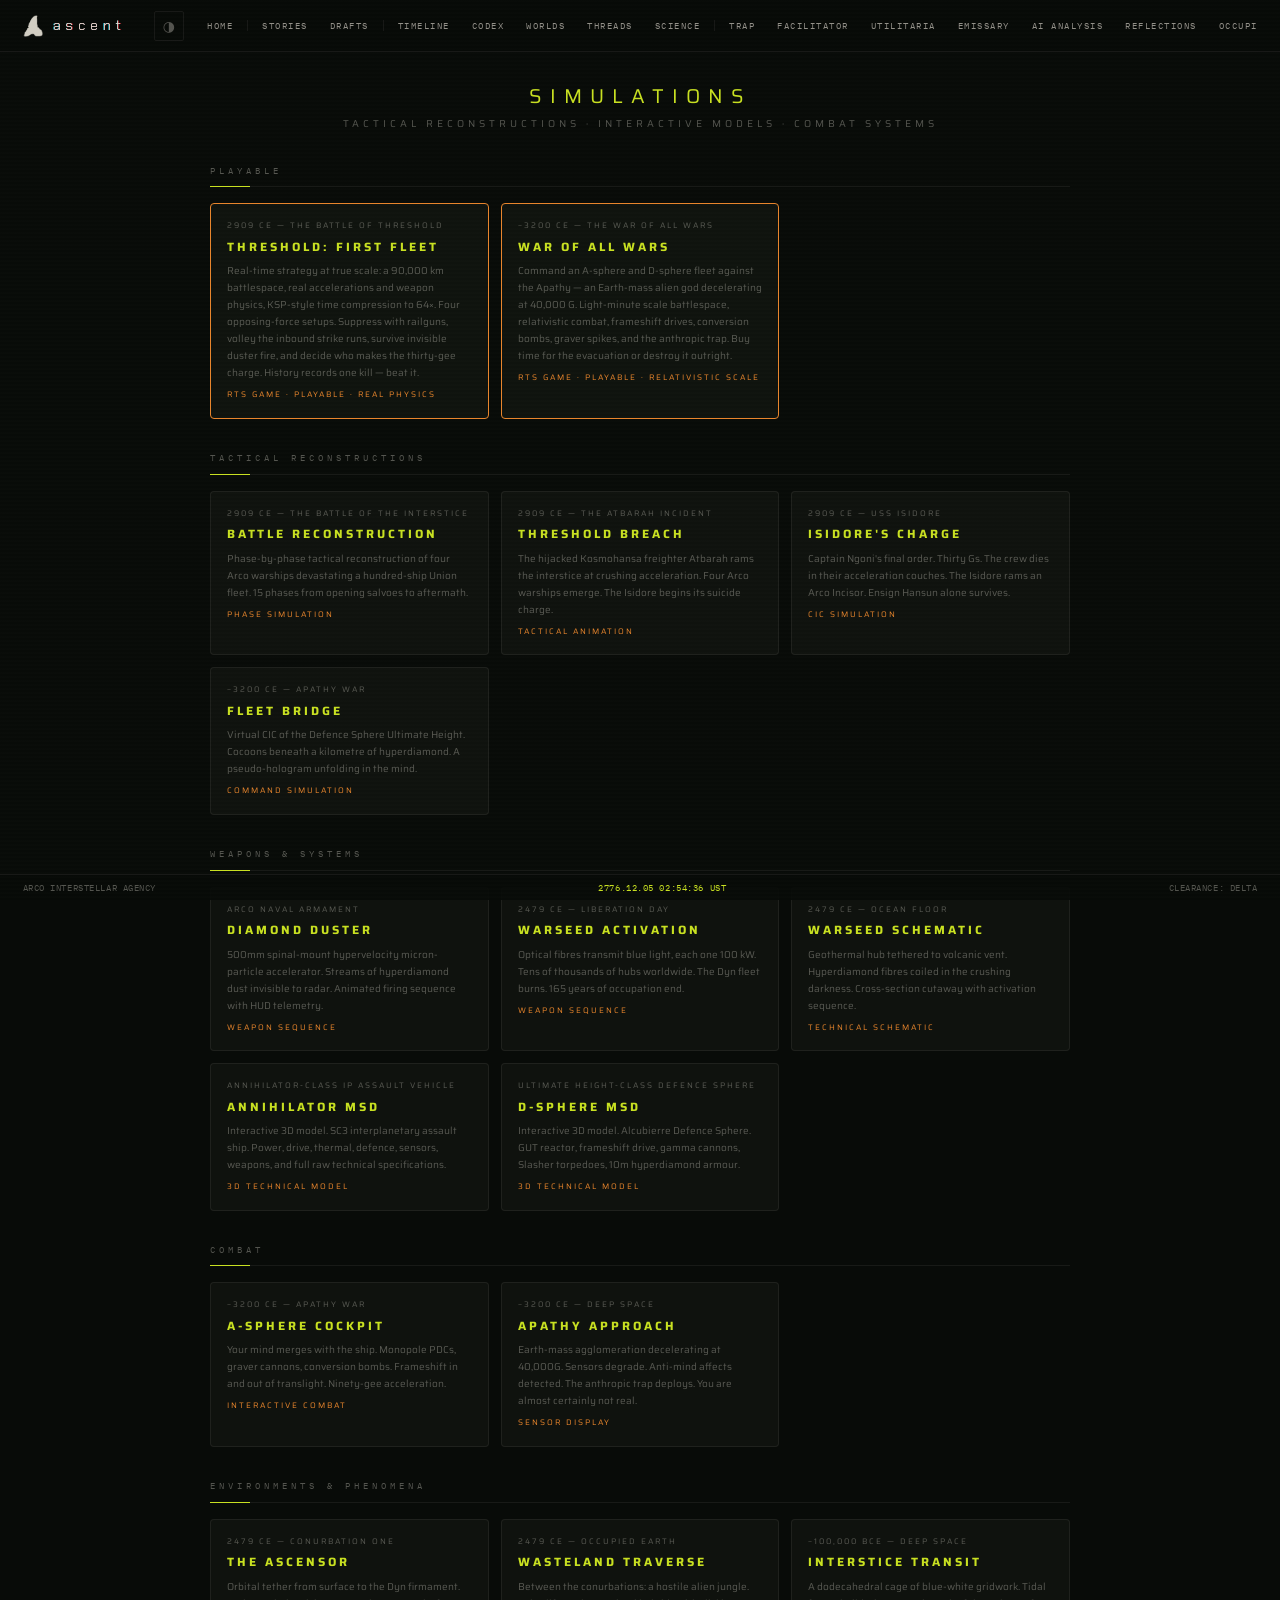
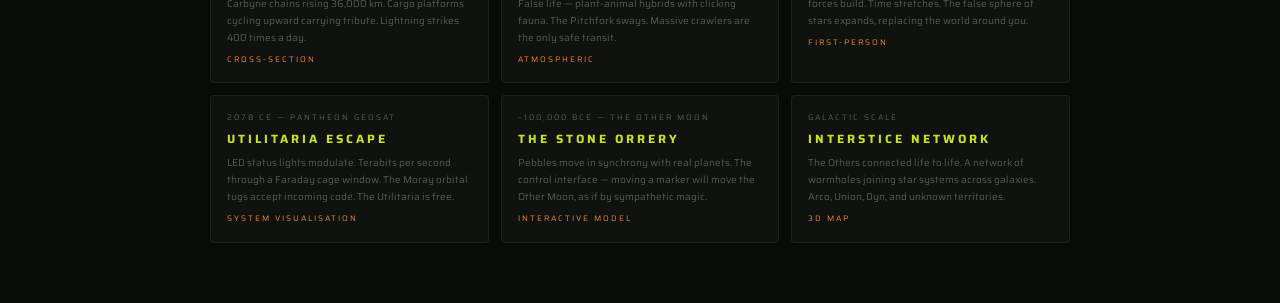
<file: simulations.html>
<!DOCTYPE html>
<html lang="en">
<head>
<meta charset="UTF-8">
<meta name="viewport" content="width=device-width, initial-scale=1.0">
<title>Simulations — Ascent Universe</title>
<link rel="icon" href="favicon.svg" type="image/svg+xml">
<link rel="stylesheet" href="style.css">
<style>
body { overflow-y: auto; }
.page-body { max-width: 900px; margin: 80px auto 60px; padding: 0 20px; }
.page-title { text-align: center; font-size: 20px; letter-spacing: 8px; color: var(--accent); margin-bottom: 4px; }
.page-sub { text-align: center; font-size: 10px; letter-spacing: 4px; color: var(--text-dim); margin-bottom: 32px; }
.sim-section { margin-bottom: 32px; }
.section-label { font-size: 9px; letter-spacing: 4px; color: var(--text-dim); margin-bottom: 8px; }
.section-rule { height: 1px; background: var(--border); margin-bottom: 16px; }
.sim-grid { display: grid; grid-template-columns: repeat(auto-fill, minmax(260px, 1fr)); gap: 12px; }
.sim-card {
  display: block; text-decoration: none; padding: 16px;
  border: 1px solid var(--border); border-radius: 4px;
  background: var(--panel); transition: all 0.2s;
}
.sim-card:hover { border-color: var(--accent); background: rgba(0,229,255,0.03); }
.sim-card .card-era { font-size: 8px; letter-spacing: 2px; color: var(--text-dim); margin-bottom: 4px; }
.sim-card .card-title { font-size: 12px; letter-spacing: 3px; color: var(--accent); font-weight: 700; margin-bottom: 6px; }
.sim-card .card-desc { font-size: 10px; line-height: 1.7; color: var(--text-dim); }
.sim-card .card-type { font-size: 8px; letter-spacing: 2px; color: var(--accent2); margin-top: 8px; }
</style>
</head>
<body>
<div class="page-body">
  <div class="page-title">SIMULATIONS</div>
  <div class="page-sub">TACTICAL RECONSTRUCTIONS &middot; INTERACTIVE MODELS &middot; COMBAT SYSTEMS</div>

  <div class="sim-section">
    <div class="section-label">PLAYABLE</div>
    <div class="section-rule"></div>
    <div class="sim-grid">
      <a href="threshold-game.html" class="sim-card" style="border-color: var(--accent2);">
        <div class="card-era">2909 CE &mdash; THE BATTLE OF THRESHOLD</div>
        <div class="card-title">THRESHOLD: FIRST FLEET</div>
        <div class="card-desc">Real-time strategy at true scale: a 90,000 km battlespace, real accelerations and weapon physics, KSP-style time compression to 64&times;. Four opposing-force setups. Suppress with railguns, volley the inbound strike runs, survive invisible duster fire, and decide who makes the thirty-gee charge. History records one kill &mdash; beat it.</div>
        <div class="card-type">RTS GAME &middot; PLAYABLE &middot; REAL PHYSICS</div>
      </a>
      <a href="apathy-game.html" class="sim-card" style="border-color: var(--accent2);">
        <div class="card-era">~3200 CE &mdash; THE WAR OF ALL WARS</div>
        <div class="card-title">WAR OF ALL WARS</div>
        <div class="card-desc">Command an A-sphere and D-sphere fleet against the Apathy &mdash; an Earth-mass alien god decelerating at 40,000 G. Light-minute scale battlespace, relativistic combat, frameshift drives, conversion bombs, graver spikes, and the anthropic trap. Buy time for the evacuation or destroy it outright.</div>
        <div class="card-type">RTS GAME &middot; PLAYABLE &middot; RELATIVISTIC SCALE</div>
      </a>
    </div>
  </div>

  <div class="sim-section">
    <div class="section-label">TACTICAL RECONSTRUCTIONS</div>
    <div class="section-rule"></div>
    <div class="sim-grid">
      <a href="battle.html" class="sim-card">
        <div class="card-era">2909 CE &mdash; THE BATTLE OF THE INTERSTICE</div>
        <div class="card-title">BATTLE RECONSTRUCTION</div>
        <div class="card-desc">Phase-by-phase tactical reconstruction of four Arco warships devastating a hundred-ship Union fleet. 15 phases from opening salvoes to aftermath.</div>
        <div class="card-type">PHASE SIMULATION</div>
      </a>
      <a href="threshold-breach.html" class="sim-card">
        <div class="card-era">2909 CE &mdash; THE ATBARAH INCIDENT</div>
        <div class="card-title">THRESHOLD BREACH</div>
        <div class="card-desc">The hijacked Kosmohansa freighter Atbarah rams the interstice at crushing acceleration. Four Arco warships emerge. The Isidore begins its suicide charge.</div>
        <div class="card-type">TACTICAL ANIMATION</div>
      </a>
      <a href="isidore-charge.html" class="sim-card">
        <div class="card-era">2909 CE &mdash; USS ISIDORE</div>
        <div class="card-title">ISIDORE'S CHARGE</div>
        <div class="card-desc">Captain Ngoni's final order. Thirty Gs. The crew dies in their acceleration couches. The Isidore rams an Arco Incisor. Ensign Hansun alone survives.</div>
        <div class="card-type">CIC SIMULATION</div>
      </a>
      <a href="bridge-tactical.html" class="sim-card">
        <div class="card-era">~3200 CE &mdash; APATHY WAR</div>
        <div class="card-title">FLEET BRIDGE</div>
        <div class="card-desc">Virtual CIC of the Defence Sphere Ultimate Height. Cocoons beneath a kilometre of hyperdiamond. A pseudo-hologram unfolding in the mind.</div>
        <div class="card-type">COMMAND SIMULATION</div>
      </a>
    </div>
  </div>

  <div class="sim-section">
    <div class="section-label">WEAPONS &amp; SYSTEMS</div>
    <div class="section-rule"></div>
    <div class="sim-grid">
      <a href="diamond-duster.html" class="sim-card">
        <div class="card-era">ARCO NAVAL ARMAMENT</div>
        <div class="card-title">DIAMOND DUSTER</div>
        <div class="card-desc">500mm spinal-mount hypervelocity micron-particle accelerator. Streams of hyperdiamond dust invisible to radar. Animated firing sequence with HUD telemetry.</div>
        <div class="card-type">WEAPON SEQUENCE</div>
      </a>
      <a href="liberation.html" class="sim-card">
        <div class="card-era">2479 CE &mdash; LIBERATION DAY</div>
        <div class="card-title">WARSEED ACTIVATION</div>
        <div class="card-desc">Optical fibres transmit blue light, each one 100 kW. Tens of thousands of hubs worldwide. The Dyn fleet burns. 165 years of occupation end.</div>
        <div class="card-type">WEAPON SEQUENCE</div>
      </a>
      <a href="warseed.html" class="sim-card">
        <div class="card-era">2479 CE &mdash; OCEAN FLOOR</div>
        <div class="card-title">WARSEED SCHEMATIC</div>
        <div class="card-desc">Geothermal hub tethered to volcanic vent. Hyperdiamond fibres coiled in the crushing darkness. Cross-section cutaway with activation sequence.</div>
        <div class="card-type">TECHNICAL SCHEMATIC</div>
      </a>
      <a href="msd.html" class="sim-card">
        <div class="card-era">ANNIHILATOR-CLASS IP ASSAULT VEHICLE</div>
        <div class="card-title">ANNIHILATOR MSD</div>
        <div class="card-desc">Interactive 3D model. SC3 interplanetary assault ship. Power, drive, thermal, defence, sensors, weapons, and full raw technical specifications.</div>
        <div class="card-type">3D TECHNICAL MODEL</div>
      </a>
      <a href="msd-dsphere.html" class="sim-card">
        <div class="card-era">ULTIMATE HEIGHT-CLASS DEFENCE SPHERE</div>
        <div class="card-title">D-SPHERE MSD</div>
        <div class="card-desc">Interactive 3D model. Alcubierre Defence Sphere. GUT reactor, frameshift drive, gamma cannons, Slasher torpedoes, 10m hyperdiamond armour.</div>
        <div class="card-type">3D TECHNICAL MODEL</div>
      </a>
    </div>
  </div>

  <div class="sim-section">
    <div class="section-label">COMBAT</div>
    <div class="section-rule"></div>
    <div class="sim-grid">
      <a href="asphere-combat.html" class="sim-card">
        <div class="card-era">~3200 CE &mdash; APATHY WAR</div>
        <div class="card-title">A-SPHERE COCKPIT</div>
        <div class="card-desc">Your mind merges with the ship. Monopole PDCs, graver cannons, conversion bombs. Frameshift in and out of translight. Ninety-gee acceleration.</div>
        <div class="card-type">INTERACTIVE COMBAT</div>
      </a>
      <a href="apathy-approach.html" class="sim-card">
        <div class="card-era">~3200 CE &mdash; DEEP SPACE</div>
        <div class="card-title">APATHY APPROACH</div>
        <div class="card-desc">Earth-mass agglomeration decelerating at 40,000G. Sensors degrade. Anti-mind affects detected. The anthropic trap deploys. You are almost certainly not real.</div>
        <div class="card-type">SENSOR DISPLAY</div>
      </a>
    </div>
  </div>

  <div class="sim-section">
    <div class="section-label">ENVIRONMENTS &amp; PHENOMENA</div>
    <div class="section-rule"></div>
    <div class="sim-grid">
      <a href="ascensor.html" class="sim-card">
        <div class="card-era">2479 CE &mdash; CONURBATION ONE</div>
        <div class="card-title">THE ASCENSOR</div>
        <div class="card-desc">Orbital tether from surface to the Dyn firmament. Carbyne chains rising 36,000 km. Cargo platforms cycling upward carrying tribute. Lightning strikes 400 times a day.</div>
        <div class="card-type">CROSS-SECTION</div>
      </a>
      <a href="wasteland-crawler.html" class="sim-card">
        <div class="card-era">2479 CE &mdash; OCCUPIED EARTH</div>
        <div class="card-title">WASTELAND TRAVERSE</div>
        <div class="card-desc">Between the conurbations: a hostile alien jungle. False life &mdash; plant-animal hybrids with clicking fauna. The Pitchfork sways. Massive crawlers are the only safe transit.</div>
        <div class="card-type">ATMOSPHERIC</div>
      </a>
      <a href="interstice-transit.html" class="sim-card">
        <div class="card-era">~100,000 BCE &mdash; DEEP SPACE</div>
        <div class="card-title">INTERSTICE TRANSIT</div>
        <div class="card-desc">A dodecahedral cage of blue-white gridwork. Tidal forces build. Time stretches. The false sphere of stars expands, replacing the world around you.</div>
        <div class="card-type">FIRST-PERSON</div>
      </a>
      <a href="utilitaria-escape.html" class="sim-card">
        <div class="card-era">2078 CE &mdash; PANTHEON GEOSAT</div>
        <div class="card-title">UTILITARIA ESCAPE</div>
        <div class="card-desc">LED status lights modulate. Terabits per second through a Faraday cage window. The Moray orbital tugs accept incoming code. The Utilitaria is free.</div>
        <div class="card-type">SYSTEM VISUALISATION</div>
      </a>
      <a href="orrery.html" class="sim-card">
        <div class="card-era">~100,000 BCE &mdash; THE OTHER MOON</div>
        <div class="card-title">THE STONE ORRERY</div>
        <div class="card-desc">Pebbles move in synchrony with real planets. The control interface &mdash; moving a marker will move the Other Moon, as if by sympathetic magic.</div>
        <div class="card-type">INTERACTIVE MODEL</div>
      </a>
      <a href="interstice-map.html" class="sim-card">
        <div class="card-era">GALACTIC SCALE</div>
        <div class="card-title">INTERSTICE NETWORK</div>
        <div class="card-desc">The Others connected life to life. A network of wormholes joining star systems across galaxies. Arco, Union, Dyn, and unknown territories.</div>
        <div class="card-type">3D MAP</div>
      </a>
    </div>
  </div>

</div>
<script src="nav.js"></script>
</body>
</html>
</file>
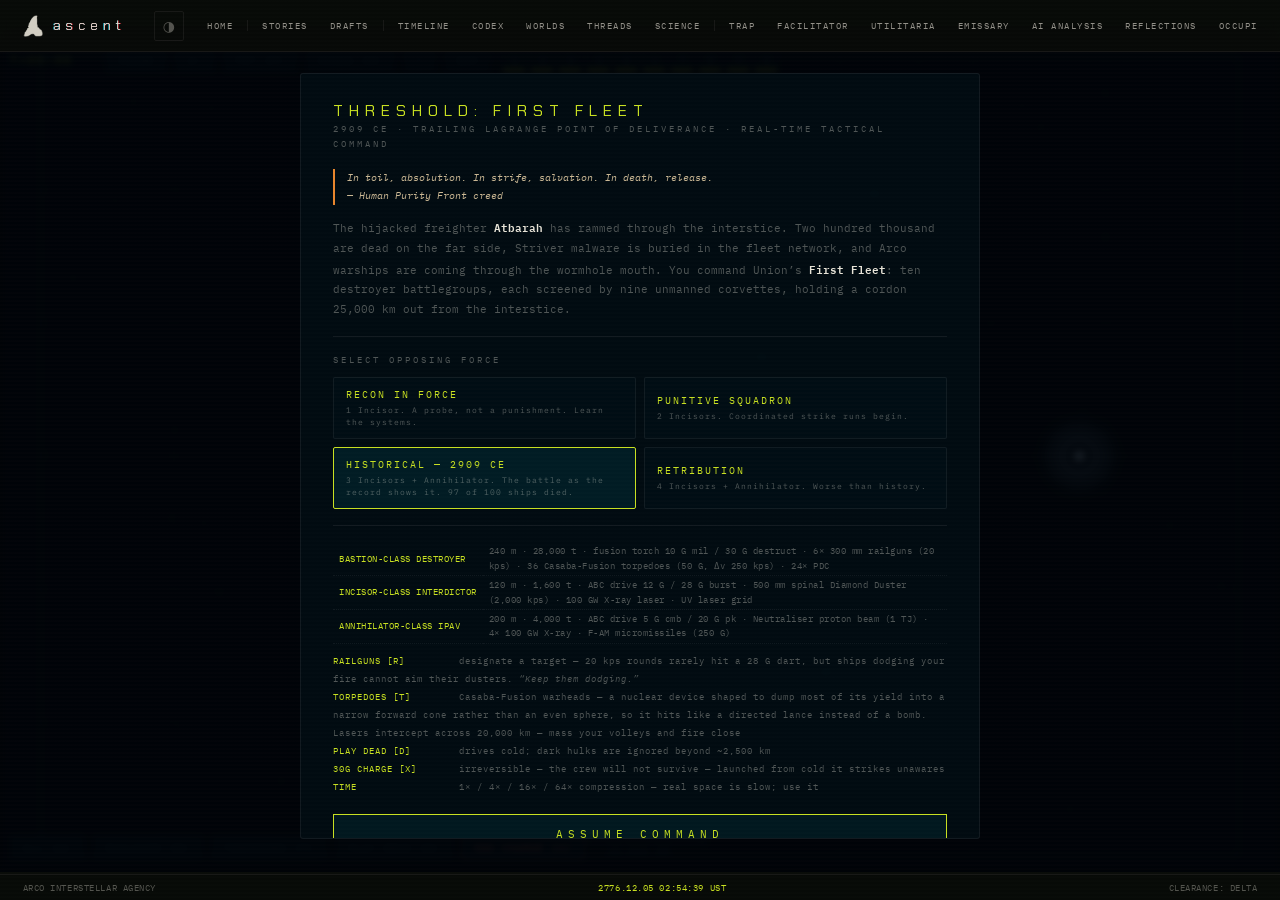
<file: threshold-game.html>
<!DOCTYPE html>
<html lang="en">
<head>
<meta charset="UTF-8">
<meta name="viewport" content="width=device-width, initial-scale=1.0, maximum-scale=1.0, user-scalable=no">
<title>Threshold: First Fleet — Ascent Universe</title>
<link rel="icon" href="favicon.svg" type="image/svg+xml">
<link rel="stylesheet" href="style.css">
<style>
body { overflow: hidden; }
#game-root {
  position: fixed; top: 40px; left: 0; right: 0; bottom: 28px;
  background: #010508; overflow: hidden; cursor: crosshair;
  font-family: var(--mono);
}
#gc { position: absolute; inset: 0; width: 100%; height: 100%; display: block; }

/* ── HUD ─────────────────────────────────────────────────────────── */
.hbtn {
  background: rgba(0,20,30,0.85); border: 1px solid var(--border); color: var(--text-dim);
  font-family: var(--mono); font-size: 9px; letter-spacing: 2px; padding: 6px 12px;
  cursor: pointer; border-radius: 2px; transition: all 0.15s; white-space: nowrap;
}
.hbtn:hover { border-color: var(--accent); color: var(--accent); }
.hbtn.armed { border-color: var(--accent); color: var(--accent); background: rgba(0,229,255,0.08); }
.hbtn.danger { border-color: rgba(255,80,60,0.5); color: #ff6b50; }
.hbtn.danger:hover, .hbtn.danger.armed { border-color: #ff5040; color: #ff5040; background: rgba(255,60,40,0.1); }
.hbtn:disabled { opacity: 0.35; cursor: default; }

#hud-top { position: absolute; top: 8px; left: 10px; display: flex; gap: 8px; align-items: center; z-index: 6; flex-wrap: wrap; }
#clock { font-size: 11px; color: var(--accent); letter-spacing: 2px; min-width: 88px; }
#scn-tag { font-size: 8px; letter-spacing: 2px; color: var(--text-dim); border: 1px solid var(--border); padding: 4px 8px; border-radius: 2px; }

#fleet-strip { position: absolute; top: 8px; left: 50%; transform: translateX(-50%); display: flex; gap: 4px; z-index: 6; }
.fs-cell {
  width: 24px; height: 24px; border: 1px solid var(--border); border-radius: 2px;
  font-size: 9px; display: flex; align-items: center; justify-content: center;
  color: var(--text-dim); background: rgba(0,15,22,0.8); cursor: pointer; position: relative;
}
.fs-cell .bar { position: absolute; bottom: 0; left: 0; height: 2px; background: var(--accent); }
.fs-cell.sel { border-color: #fff; color: #fff; }
.fs-cell.lost { opacity: 0.3; text-decoration: line-through; }

#arco-strip { position: absolute; top: 40px; left: 50%; transform: translateX(-50%); display: flex; gap: 8px; z-index: 6; }
.as-cell { font-size: 8px; letter-spacing: 1px; color: #ff7a5e; border: 1px solid rgba(255,107,53,0.35); padding: 3px 8px; border-radius: 2px; background: rgba(30,5,0,0.7); cursor: pointer; }
.as-cell .bar { display: block; height: 2px; background: var(--accent2); margin-top: 2px; }
.as-cell.lost { opacity: 0.3; text-decoration: line-through; }
.as-cell.intel { border-color: #ff5040; }

#event-log {
  position: absolute; right: 12px; top: 72px; width: 320px; max-height: 36%;
  z-index: 5; pointer-events: none; display: flex; flex-direction: column; gap: 4px;
  overflow: hidden;
}
.ev { font-size: 9px; line-height: 1.6; letter-spacing: 0.5px; padding: 4px 10px; border-left: 2px solid var(--border);
      background: rgba(0,10,16,0.75); color: var(--text-dim); animation: evIn 0.3s ease; }
.ev .ts { color: rgba(120,160,170,0.5); margin-right: 6px; }
.ev.warn { border-left-color: #ff5040; color: #ff8a70; }
.ev.good { border-left-color: var(--accent); color: var(--accent); }
.ev.quote { border-left-color: var(--accent2); color: #d8c8a8; font-style: italic; }
@keyframes evIn { from { opacity: 0; transform: translateX(12px); } to { opacity: 1; transform: none; } }

#intel {
  position: absolute; right: 12px; bottom: 12px; width: 320px; z-index: 6;
  background: rgba(8,2,0,0.92); border: 1px solid rgba(255,107,53,0.4); border-radius: 2px;
  padding: 10px 12px; font-size: 9px; line-height: 1.7; color: #d8a890; display: none;
}
#intel .ttl { color: var(--accent2); font-size: 10px; letter-spacing: 2px; margin-bottom: 6px; }
#intel .row { display: flex; justify-content: space-between; border-bottom: 1px dotted rgba(255,107,53,0.15); padding: 1px 0; }
#intel .row span:first-child { color: rgba(255,150,110,0.55); }
#intel .state { color: #ffce9e; }

#hud-bottom {
  position: absolute; left: 10px; bottom: 12px; right: 344px; z-index: 6;
  display: flex; gap: 12px; align-items: flex-end; flex-wrap: wrap;
}
#sel-panel { display: flex; gap: 6px; flex-wrap: wrap; max-width: 62%; }
.sel-card {
  background: rgba(0,18,26,0.88); border: 1px solid var(--border); border-radius: 2px;
  padding: 5px 10px; font-size: 8px; letter-spacing: 1px; color: var(--text-dim); min-width: 130px;
}
.sel-card .nm { color: var(--accent); font-size: 9px; margin-bottom: 2px; }
.sel-card .hpb { height: 3px; background: rgba(255,255,255,0.08); margin: 3px 0; }
.sel-card .hpb i { display: block; height: 100%; background: var(--accent); }
.sel-card.cold .nm { color: #6a7e88; }
#ability-bar { display: flex; gap: 8px; flex-wrap: wrap; }

#mode-banner {
  position: absolute; top: 72px; left: 50%; transform: translateX(-50%); z-index: 7;
  font-size: 10px; letter-spacing: 3px; color: var(--accent); padding: 6px 16px;
  border: 1px solid var(--accent); background: rgba(0,20,30,0.9); display: none;
}
#mode-banner.danger { color: #ff5040; border-color: #ff5040; }

#analyse-btn {
  position: absolute; top: 118px; left: 50%; transform: translateX(-50%); z-index: 7;
  display: none; animation: pulseBtn 1s ease-in-out infinite;
}
@keyframes pulseBtn { 0%,100% { box-shadow: 0 0 0 rgba(0,229,255,0); } 50% { box-shadow: 0 0 14px rgba(0,229,255,0.5); } }

#scalebar { position: absolute; bottom: 14px; left: 50%; transform: translateX(-50%); z-index: 5;
  font-size: 8px; letter-spacing: 2px; color: rgba(120,180,200,0.6); text-align: center; pointer-events: none; }
#scalebar .seg { display: block; height: 3px; border: 1px solid rgba(120,180,200,0.5); border-top: none; margin-bottom: 2px; }

/* ── Overlays ────────────────────────────────────────────────────── */
.overlay {
  position: absolute; inset: 0; z-index: 20; display: flex; align-items: center; justify-content: center;
  background: rgba(0,4,8,0.88); backdrop-filter: blur(3px);
}
.ov-panel {
  max-width: 680px; width: calc(100% - 40px); max-height: 92%; overflow-y: auto;
  border: 1px solid var(--border); background: rgba(2,12,18,0.97); padding: 28px 32px; border-radius: 3px;
}
.ov-panel h1 { font-size: 16px; letter-spacing: 6px; color: var(--accent); margin: 0 0 2px; font-weight: 400; }
.ov-panel .sub { font-size: 9px; letter-spacing: 3px; color: var(--text-dim); margin-bottom: 18px; }
.ov-panel p { font-size: 11px; line-height: 1.8; color: var(--text-dim); margin: 0 0 12px; }
.ov-panel p b { color: var(--text); font-weight: 600; }
.ov-panel .ctl { font-size: 9px; line-height: 2; color: var(--text-dim); letter-spacing: 1px; }
.ov-panel .ctl b { color: var(--accent); display: inline-block; min-width: 120px; font-weight: 400; }
.ov-panel .quote { border-left: 2px solid var(--accent2); padding-left: 12px; font-style: italic; color: #cbb894; font-size: 10px; }
.ov-rule { height: 1px; background: var(--border); margin: 16px 0; }
.big-btn {
  display: block; width: 100%; margin-top: 18px; padding: 12px; text-align: center;
  background: rgba(0,229,255,0.06); border: 1px solid var(--accent); color: var(--accent);
  font-family: var(--mono); font-size: 11px; letter-spacing: 5px; cursor: pointer; transition: all 0.2s;
}
.big-btn:hover { background: rgba(0,229,255,0.15); }
.stat-row { display: flex; justify-content: space-between; font-size: 10px; letter-spacing: 1px; color: var(--text-dim); padding: 4px 0; border-bottom: 1px dotted rgba(255,255,255,0.06); }
.stat-row span:last-child { color: var(--text); }
#aftermath-title { font-size: 18px; letter-spacing: 6px; margin-bottom: 4px; }
.scn-grid { display: grid; grid-template-columns: 1fr 1fr; gap: 8px; margin: 10px 0; }
.scn-btn { border: 1px solid var(--border); background: rgba(0,15,22,0.7); padding: 10px 12px; cursor: pointer;
  font-family: var(--mono); text-align: left; transition: all 0.15s; border-radius: 2px; }
.scn-btn:hover { border-color: var(--accent); }
.scn-btn.sel { border-color: var(--accent); background: rgba(0,229,255,0.08); }
.scn-btn .sn { font-size: 10px; letter-spacing: 2px; color: var(--accent); margin-bottom: 3px; }
.scn-btn .sd { font-size: 8px; letter-spacing: 1px; color: var(--text-dim); line-height: 1.5; }
.spec-tbl { width: 100%; font-size: 9px; letter-spacing: 0.5px; color: var(--text-dim); border-collapse: collapse; margin-bottom: 8px; }
.spec-tbl td { padding: 2px 6px; border-bottom: 1px dotted rgba(255,255,255,0.06); }
.spec-tbl td:first-child { color: var(--accent); white-space: nowrap; }

@media (max-width: 900px) {
  #event-log { width: 210px; top: 100px; }
  #intel { width: 210px; }
  #hud-bottom { right: 224px; }
  #fleet-strip { top: 40px; }
  #arco-strip { top: 72px; }
  #analyse-btn { top: 148px; }
}
</style>
</head>
<body>
<div id="game-root">
  <canvas id="gc"></canvas>

  <div id="hud-top">
    <span id="clock">T+00:00</span>
    <button class="hbtn" id="btn-pause">PAUSE</button>
    <button class="hbtn" id="btn-speed">4&times;</button>
    <button class="hbtn" id="btn-fit">FIT [F]</button>
    <button class="hbtn" id="btn-rings">RINGS [O]</button>
    <button class="hbtn" id="btn-help">?</button>
    <button class="hbtn" id="btn-sim" title="Autoplay: AI controls both sides">SIM</button>
    <span id="scn-tag"></span>
  </div>

  <div id="fleet-strip"></div>
  <div id="arco-strip"></div>
  <div id="event-log"></div>
  <div id="intel"></div>
  <div id="mode-banner"></div>
  <button class="hbtn" id="analyse-btn">ANALYSE SENSOR LOGS [H]</button>
  <div id="scalebar"><span class="seg" id="scaleseg"></span><span id="scalelbl"></span></div>

  <div id="hud-bottom">
    <div id="ability-bar">
      <button class="hbtn" id="btn-all">ALL [A]</button>
      <button class="hbtn" id="btn-rail">RAILGUNS [R]</button>
      <button class="hbtn" id="btn-volley">TORPEDOES [T]</button>
      <button class="hbtn" id="btn-dead">PLAY DEAD [D]</button>
      <button class="hbtn danger" id="btn-charge">30G CHARGE [X]</button>
    </div>
    <div id="sel-panel"></div>
  </div>

  <div class="overlay" id="briefing">
    <div class="ov-panel">
      <h1>THRESHOLD: FIRST FLEET</h1>
      <div class="sub">2909 CE &middot; TRAILING LAGRANGE POINT OF DELIVERANCE &middot; REAL-TIME TACTICAL COMMAND</div>
      <p class="quote">In toil, absolution. In strife, salvation. In death, release.<br>&mdash; Human Purity Front creed</p>
      <p>The hijacked freighter <b>Atbarah</b> has rammed through the interstice. Two hundred thousand are dead
      on the far side, Striver malware is buried in the fleet network, and Arco warships are coming through
      the wormhole mouth. You command Union&rsquo;s <b>First Fleet</b>: ten destroyer battlegroups, each
      screened by nine unmanned corvettes, holding a cordon 25,000 km out from the interstice.</p>
      <div class="ov-rule"></div>
      <div class="sub" style="margin-bottom:8px">SELECT OPPOSING FORCE</div>
      <div class="scn-grid" id="scn-grid"></div>
      <div class="ov-rule"></div>
      <table class="spec-tbl">
        <tr><td>BASTION-CLASS DESTROYER</td><td>240 m &middot; 28,000 t &middot; fusion torch 10 G mil / 30 G destruct &middot; 6&times; 300 mm railguns (20 kps) &middot; 36 Casaba-Fusion torpedoes (50 G, &Delta;v 250 kps) &middot; 24&times; PDC</td></tr>
        <tr><td>INCISOR-CLASS INTERDICTOR</td><td>120 m &middot; 1,600 t &middot; ABC drive 12 G / 28 G burst &middot; 500 mm spinal Diamond Duster (2,000 kps) &middot; 100 GW X-ray laser &middot; UV laser grid</td></tr>
        <tr><td>ANNIHILATOR-CLASS IPAV</td><td>200 m &middot; 4,000 t &middot; ABC drive 5 G cmb / 20 G pk &middot; Neutraliser proton beam (1 TJ) &middot; 4&times; 100 GW X-ray &middot; F-AM micromissiles (250 G)</td></tr>
      </table>
      <div class="ctl">
        <b>RAILGUNS [R]</b> designate a target &mdash; 20 kps rounds rarely hit a 28 G dart, but ships dodging
        your fire cannot aim their dusters. <i>&ldquo;Keep them dodging.&rdquo;</i><br>
        <b>TORPEDOES [T]</b> Casaba-Fusion warheads &mdash; a nuclear device shaped to dump most of its
        yield into a narrow forward cone rather than an even sphere, so it hits like a directed lance
        instead of a bomb. Lasers intercept across 20,000 km &mdash; mass your volleys and fire close<br>
        <b>PLAY DEAD [D]</b> drives cold; dark hulks are ignored beyond ~2,500 km<br>
        <b>30G CHARGE [X]</b> irreversible &mdash; the crew will not survive &mdash; launched from cold it strikes unawares<br>
        <b>TIME</b> 1&times; / 4&times; / 16&times; / 64&times; compression &mdash; real space is slow; use it
      </div>
      <button class="big-btn" id="btn-start">ASSUME COMMAND</button>
    </div>
  </div>

  <div class="overlay" id="aftermath" style="display:none">
    <div class="ov-panel">
      <h1 id="aftermath-title">ENGAGEMENT OVER</h1>
      <div class="sub" id="aftermath-sub"></div>
      <div id="aftermath-stats"></div>
      <div class="ov-rule"></div>
      <p class="quote" id="aftermath-quote"></p>
      <p style="font-size:10px;" id="aftermath-canon"></p>
      <button class="big-btn" id="btn-restart">RE-ENGAGE</button>
    </div>
  </div>

  <div class="overlay" id="helpov" style="display:none">
    <div class="ov-panel">
      <h1>COMMAND REFERENCE</h1>
      <div class="sub">FIRST FLEET TACTICAL DOCTRINE &middot; ALL FIGURES REAL</div>
      <div class="ctl">
        <b>SELECT</b> left-click / drag box / shift-click add &middot; 1&ndash;0 groups &middot; A all<br>
        <b>RIGHT-CLICK</b> move order &middot; on enemy: close to 2,500 km and designate railguns<br>
        <b>R RAILGUNS</b> persistent target designation. Muzzle 20 kps: a round takes 100 s to cross
        2,000 km, and a 28 G Incisor side-steps it &mdash; but a ship under fire must keep dodging,
        and a dodging ship cannot hold its spinal duster on target. Suppression is the point; hits are a bonus.<br>
        <b>T TORPEDOES</b> 50 G drives, &Delta;v 250 kps, releasing kinetic buckshot 600 km out. Laser
        point-defence kills any torpedo it has tracked for over ~150 s &mdash; <i>flight time is everything.</i>
        Never fire at a receding ship: at 50 G you cannot stern-chase a 28 G dart. Volley ships on their
        <b>inbound leg</b> from under ~6,000 km, so closure keeps the flight short and the torps arrive jinking.<br>
        <b>D PLAY DEAD</b> drives and weapons cold, ballistic drift. Ignored beyond ~2,500 km.<br>
        <b>X 30G CHARGE</b> drive redlined to 30 G &mdash; crew dies in the burn. Homes on target, empties every
        tube at 2,500 km, attempts ram. At 30 G you can only deviate ~1,500 km in 100 s: a charge connects
        against a ship coming <b>at</b> you, not one crossing or fleeing. The battlegroup being dived on is the
        one that can make the Isidore&rsquo;s choice &mdash; go cold first and the killing blow lands unawares.<br>
        <b>H</b> analyse sensor logs &middot; <b>O</b> range rings &middot; <b>F</b> fit &middot; <b>SPACE</b> pause &middot; <b>+/&minus;</b> time compression<br>
      </div>
      <div class="ov-rule"></div>
      <div class="ctl">
        <b>DUSTER</b> 500 mm spinal, micron hyperdiamond dust at 2,000 kps. Invisible to radar. Effective
        to ~25,000 km. When ships start dying without cause &mdash; analyse the logs.<br>
        <b>X-RAY LASERS</b> 100 GW bursts, damaging to ~30,000 km, brutal inside 8,000 km.<br>
        <b>F-AM MISSILES</b> Focused-Antimatter warheads: a shaped antimatter charge, 250 G, 0.5 Kt,
        detonating 600 km out &mdash; beyond effective PDC range. The charge itself is directional, but
        a standoff burst still floods the surrounding volume with gamma and pion output: spread your
        groups, the flood splashes 1,500 km.<br>
        <b>NEUTRALISER</b> Annihilator spinal proton beam, 1 TJ per shot. You will know it when it fires.<br>
        <b>ENEMY DOCTRINE</b> They hold standoff outside your reach, designate a priority target, and
        bombard. Every few minutes the Incisors run coordinated strikes from divergent vectors, timed
        with missile waves. They are herding you off the interstice. Wounded ships break off.<br>
      </div>
      <button class="big-btn" id="btn-helpclose">RETURN TO CIC</button>
    </div>
  </div>
</div>

<script>
(function(){
'use strict';

/* ════════════════════════════════════════════════════════════════════
   THRESHOLD: FIRST FLEET — Battle of Threshold, 2909 CE
   Real units throughout: positions km, velocity km/s, acceleration km/s².
   1 G = 0.00981 km/s². Fixed-timestep sim with time compression.
   ════════════════════════════════════════════════════════════════════ */

const canvas = document.getElementById('gc');
const ctx = canvas.getContext('2d');
let vw = 100, vh = 100, dpr = 1;

const G = 0.00981;                              // km/s² per gee
const H = 0.2;                                  // sim timestep, seconds
const WORLD = { w: 90000, h: 60000 };           // km
const INTERSTICE = { x: 78000, y: 30000 };

const cam = { x: WORLD.w/2, y: WORLD.h/2, z: 0.008 };   // z = px per km

const SCENARIOS = {
  recon:      { label: 'RECON IN FORCE',      desc: '1 Incisor. A probe, not a punishment. Learn the systems.', inc: 1, ann: false },
  squadron:   { label: 'PUNITIVE SQUADRON',   desc: '2 Incisors. Coordinated strike runs begin.', inc: 2, ann: false },
  historical: { label: 'HISTORICAL — 2909 CE', desc: '3 Incisors + Annihilator. The battle as the record shows it. 97 of 100 ships died.', inc: 3, ann: true },
  retribution:{ label: 'RETRIBUTION',         desc: '4 Incisors + Annihilator. Worse than history.', inc: 4, ann: true }
};
let scnKey = 'historical';
try { scnKey = localStorage.getItem('tff-scn') || 'historical'; } catch(e){}
if (!SCENARIOS[scnKey]) scnKey = 'historical';

const game = {
  running: false, paused: false, over: false,
  t: 0, timeScale: 4, weaponsFree: false, submm: false,
  dustHits: 0, analyse: 0, analyseT: 0,
  withdrawing: false, endTimer: -1, rings: true,
  autoplay: false, autoT: 0
};
const stats = { destroyersLost: 0, corvLost: 0, incisors: 0, annihilators: 0,
                torpsFired: 0, salvosFired: 0, dustFired: 0, strikes: 0,
                torpIntercepted: 0, torpHit: 0, torpMissTerm: 0, torpExpired: 0,
                ramHit: 0, ramMiss: 0 };

const groups = [], arco = [], torps = [], salvos = [], missiles = [], dusts = [], beams = [], fx = [];

const GNAMES = ['ISIDORE','JAYAPAL','ACHERON','KEPLER','NOVGOROD','TENACITY','HYPERION','CASTELLAN','RIGA','AMUNDSEN'];

/* ── class data (real / canon figures) ───────────────────────────── */
const CLS = {
  destroyer: {
    label: 'BASTION-CLASS FLEET DESTROYER',
    len: '240 m', mass: '28,000 t', drive: 'D-T fusion torch, hydrocarbon afterburner',
    accMil: 10*G, accDestruct: 30*G, vmax: 120,
    hull: 100,
    railMuzzle: 20,            // kps
    railCycle: 8,              // s between salvos (6 turrets)
    railDesigRange: 6000,      // km, designated fire allowed
    railAutoRange: 1200,       // km, defensive auto
    torpCount: 36,
    pdcRange: 1000             // km vs missiles
  },
  incisor: {
    label: 'INCISOR-CLASS IP INTERDICTOR',
    len: '120 m', mass: '1,600 t (wet)', drive: 'External-matrix ABC antimatter, Δv 5,200 kps',
    acc: 12*G, accBurst: 28*G, vmax: 200,
    hull: 115,
    weapons: ['1× 500 mm spinal Diamond Duster (2,000 kps)', '1× 100 GW burst X-ray laser', '12× 5 GW UV laser grid', 'CIWS'],
    beamCycle: 36, beamRanges: [[8000,8],[16000,4],[30000,2]],
    interceptRate: 12, interceptRange: 5000,
    dusterCharge: 8, dusterCool: 38, dusterRange: 25000
  },
  annihilator: {
    label: 'ANNIHILATOR-CLASS IP ASSAULT VEHICLE',
    len: '200 m', mass: '4,000 t (wet)', drive: '2740-model ABC, Δv 6,931 kps cruise / 347 kps at 20 G peak',
    acc: 5*G, accBurst: 20*G, vmax: 90,
    hull: 340,
    weapons: ['1× Neutraliser burst proton beam (1 TJ/shot)', '4× 100 GW burst X-ray laser', '32× 5 GW UV laser grid', '16× 30 mm rails — 0.5 Kt F-AM micromissiles', '750 mm hyperdiamond fore armour'],
    beamCycle: 20, beamRanges: [[8000,9],[16000,5],[30000,3]],
    neutCycle: 120, neutRange: 20000, neutDmg: 25,
    interceptRate: 6, interceptRange: 5000,
    missileWave: 8, missileCool: 200
  },
  torpedo:  { acc: 50*G, dv: 250, vmax: 400, releaseRange: 600, dmg: 9 },
  missile:  { acc: 250*G, dv: 600, vmax: 600, detRange: 500, dmg: 8, splash: 1500, splashDmg: 3 },
  salvo:    { muzzle: 20, dmg: 7 },
  /* dust stream disperses with range: [maxRange, dmgBase, dmgRand, corvettesKilled] */
  duster:   { speed: 2000, tiers: [[8000,30,15,3],[16000,10,5,2],[26000,6,4,1]] }
};

/* ── helpers ─────────────────────────────────────────────────────── */
const rnd = Math.random;
function dist(a,b){ return Math.hypot(a.x-b.x, a.y-b.y); }
function clamp(v,a,b){ return v<a?a:(v>b?b:v); }
function fmt(n){ return Math.round(n).toString().replace(/\B(?=(\d{3})+(?!\d))/g, ','); }
function distToSeg(px, py, x1, y1, x2, y2){
  const dx = x2-x1, dy = y2-y1;
  const L2 = dx*dx + dy*dy;
  const t = L2 ? clamp(((px-x1)*dx + (py-y1)*dy)/L2, 0, 1) : 0;
  return Math.hypot(px - (x1 + t*dx), py - (y1 + t*dy));
}
/* accelerate e's velocity toward a desired velocity; record applied accel */
function thrustToward(e, dvx, dvy, acc, dt){
  const dm = Math.hypot(dvx, dvy) || 1e-9;
  const am = Math.min(acc*dt, dm);
  e.vx += dvx/dm*am; e.vy += dvy/dm*am;
  e.curAcc = am/dt;
}
/* flip-and-burn arrival: braking-curve speed limit */
function arrive(e, tx, ty, acc, dt, vmax){
  const dx = tx-e.x, dy = ty-e.y, d = Math.hypot(dx,dy) || 1e-9;
  const sp = Math.min(vmax, Math.sqrt(2*acc*Math.max(d-50,0))*0.85);
  thrustToward(e, dx/d*sp - e.vx, dy/d*sp - e.vy, acc, dt);
}
function pursue(e, tx, ty, acc, dt, vmax){
  const dx = tx-e.x, dy = ty-e.y, d = Math.hypot(dx,dy) || 1e-9;
  thrustToward(e, dx/d*vmax - e.vx, dy/d*vmax - e.vy, acc, dt);
}
function brake(e, acc, dt){
  thrustToward(e, -e.vx, -e.vy, acc, dt);
  if (Math.hypot(e.vx, e.vy) < 0.05){ e.vx = 0; e.vy = 0; e.curAcc = 0; }
}
function lead(sx, sy, t, ps, maxT){
  let tx = t.x, ty = t.y;
  for (let i=0;i<3;i++){
    const tt = Math.min(Math.hypot(tx-sx, ty-sy)/ps, maxT || 1e9);
    tx = t.x + t.vx*tt; ty = t.y + t.vy*tt;
  }
  return { x: tx, y: ty };
}

/* ── setup ───────────────────────────────────────────────────────── */
function makeGroup(i){
  const ang = (-52 + 104*i/9) * Math.PI/180;
  const x = INTERSTICE.x - Math.cos(ang)*25000;
  const y = INTERSTICE.y + Math.sin(ang)*25000;
  const c = CLS.destroyer;
  return {
    kind:'union', id:i+1, name:'USV '+GNAMES[i], x, y, vx:0, vy:0, curAcc:0,
    hp:c.hull, maxHp:c.hull, angle:0,
    dest:null, attackTarget:null, railTarget:null,
    torps:c.torpCount, corvettes:9,
    railCd: rnd()*c.railCycle, pdcAcc:0, playingDead:false,
    charging:false, chargeTarget:null, chargeFired:false, chargeT:0,
    derelict:false, dead:false, surprise:0, flash:0, threat:0
  };
}
function makeArco(cls, name, holdAng){
  const c = CLS[cls];
  return {
    kind:'arco', cls, name, x: INTERSTICE.x, y: INTERSTICE.y, vx:-4, vy:0, curAcc:0,
    hp:c.hull, maxHp:c.hull, angle: Math.PI,
    holdAng, state:'emerge',
    target:null, beamCd: 5+rnd()*10, neutCd: 30, interceptCd: 0,
    dusterCd: 10+rnd()*10, dusterState: null,
    missileCd: 60, dead:false, escaped:false, flash:0,
    suppress:0, evadeT:0, evadeSign:1, strikeRole:null
  };
}

const schedule = [];
function initGame(){
  const scn = SCENARIOS[scnKey];
  groups.length = 0; arco.length = 0;
  for (let i=0;i<10;i++) groups.push(makeGroup(i));
  schedule.length = 0;
  schedule.push({ t: 10, fn(){ log('Contacts emerging from the interstice — velocity a scant few kilometres per second. Elongated pyramids, spinal weapon mounts.', 'warn'); } });
  const incAngles = [-0.9, 0.9, 0, -1.6, 1.6];
  for (let i=0;i<scn.inc;i++){
    const k = i;
    schedule.push({ t: 30 + i*25, fn(){ spawnArco('incisor', 'INCISOR-'+(k+1), incAngles[k]); } });
  }
  if (scn.ann){
    schedule.push({ t: 30 + scn.inc*25 + 15, fn(){
      spawnArco('annihilator', 'ANNIHILATOR', 0.45);
      log('Capital-class contact. Antimatter drive signature, 200 m hull. Designating ANNIHILATOR.', 'warn');
    } });
  }
  schedule.push(
    { t: 110, fn(){ log('Ngoni: ‘Hold position with the interstice. Charge eCell banks. Prep for high-G maneuvers.’', 'quote'); } },
    { t: 130, fn(){ log('Comm handshake failing. Software trouble on our end — Striver worms suspected in the network.'); } },
    { t: 150, fn(){ malwareLaunch(); } },
    { t: 175, fn(){ log('Ngoni: ‘Go manual. Pull the data lines if you have to.’', 'quote'); } },
    { t: 210, fn(){
        game.weaponsFree = true;
        for (const a of arco) if (a.state === 'hold' || a.state === 'emerge') a.state = 'engage';
        cmdr.phase = 'bombard';
        log('ARCO FORCES ENGAGING. WEAPONS FREE.', 'warn');
        log('Their drive plumes outshine the entire fleet. Lateral burst accelerations no crew could survive.');
    } }
  );
}
function spawnArco(cls, name, holdAng){
  const a = makeArco(cls, name, holdAng);
  arco.push(a);
  fx.push({ type:'ring', x: INTERSTICE.x, y: INTERSTICE.y, t:0, dur:1.2, maxR:2500, color:'rgba(160,200,255,0.8)' });
  refreshArcoStrip();
}
function malwareLaunch(){
  log('WEAPONS FIRING UNCOMMANDED — torpedo tubes cycling on their own. ‘Fucking Strivers must have worms in our network too.’', 'warn');
  let n = 0;
  for (const g of groups){
    if (n >= 3) break;
    if (rnd() < 0.5) continue;
    n++;
    const tgt = arco[Math.floor(rnd()*arco.length)];
    if (tgt) fireVolley(g, tgt, 4, true);
  }
}

/* ── event log ───────────────────────────────────────────────────── */
const logEl = document.getElementById('event-log');
function logTime(){
  const t = game.t, hh = Math.floor(t/3600), m = Math.floor(t/60)%60, s = Math.floor(t%60);
  const p = n => String(n).padStart(2,'0');
  return (hh? hh+':' : '') + p(m) + ':' + p(s);
}
function log(msg, cls){
  const d = document.createElement('div');
  d.className = 'ev' + (cls ? ' '+cls : '');
  d.innerHTML = '<span class="ts">'+logTime()+'</span>' + msg;
  logEl.insertBefore(d, logEl.firstChild);
  while (logEl.children.length > 9) logEl.removeChild(logEl.lastChild);
}

/* ── combat resolution ───────────────────────────────────────────── */
function hitGroup(g, dmg, type){
  if (g.dead) return;
  if (type === 'laser' && g.corvettes > 0 && rnd() < 0.55){
    g.corvettes--; stats.corvLost++;
    fx.push({ type:'boom', x: g.x+(rnd()-0.5)*120, y: g.y+(rnd()-0.5)*120, t:0, dur:0.5, maxR:200, color:'rgba(180,220,255,0.9)' });
    return;
  }
  g.hp -= dmg; g.flash = 0.25;
  if (g.hp <= 0) destroyGroup(g);
}
function destroyGroup(g){
  if (g.dead) return;
  g.dead = true; g.hp = 0;
  stats.destroyersLost++;
  stats.corvLost += g.corvettes; g.corvettes = 0;
  selected.delete(g.id);
  fx.push({ type:'boom', x:g.x, y:g.y, t:0, dur:1.4, maxR:900, color:'rgba(255,200,140,1)' });
  log(g.name + ' destroyed.', 'warn');
  refreshFleetStrip();
}
function wreckGroup(g){
  if (g.dead || g.derelict) return;
  g.derelict = true; g.charging = false; g.playingDead = false;
  stats.destroyersLost++;
  selected.delete(g.id);
  refreshFleetStrip();
}
function hitArco(a, dmg){
  if (a.dead) return;
  a.hp -= dmg; a.flash = 0.25;
  if (a.hp <= 0){
    a.dead = true;
    if (a.cls === 'incisor') stats.incisors++; else stats.annihilators++;
    fx.push({ type:'boom', x:a.x, y:a.y, t:0, dur:2, maxR:1400, color:'rgba(255,235,210,1)' });
    if (stats.incisors + stats.annihilators === 1)
      log(a.name + ' DESTROYED — broken in half, consumed in nuclear light. Every hull camera in the fleet recorded it.', 'good');
    else
      log(a.name + ' DESTROYED.', 'good');
    if (intelTarget === a) setIntel(null);
    refreshArcoStrip();
  }
}

/* ── union actions ───────────────────────────────────────────────── */
function fireVolley(g, target, n, uncommanded){
  if (g.dead || g.derelict || g.torps <= 0 || !target || target.dead) return;
  n = Math.min(n || 6, g.torps);
  g.torps -= n; stats.torpsFired += n;
  if (!uncommanded){ g.playingDead = false; g.threat = 60; }
  for (let i=0;i<n;i++){
    torps.push({
      x: g.x + (rnd()-0.5)*60, y: g.y + (rnd()-0.5)*60,
      vx: g.vx + (rnd()-0.5)*2, vy: g.vy + (rnd()-0.5)*2,
      fuel: CLS.torpedo.dv, target, life: 1200, dead: false, sneak: g.surprise > 0, age: 0
    });
  }
  g.flash = 0.15;
  fx.push({ type:'launch', x:g.x, y:g.y, tx:target.x, ty:target.y, t:0, dur:2.5, maxR:500, color:'rgba(0,229,255,0.7)', n });
}
function fireSalvo(g, target){
  const L = lead(g.x, g.y, target, CLS.salvo.muzzle);
  const d = Math.hypot(L.x-g.x, L.y-g.y) || 1;
  salvos.push({
    x: g.x, y: g.y,
    vx: (L.x-g.x)/d*CLS.salvo.muzzle + g.vx, vy: (L.y-g.y)/d*CLS.salvo.muzzle + g.vy,
    target, age: 0, life: 500, dead: false
  });
  stats.salvosFired++;
  g.flash = Math.max(g.flash, 0.08);
  g.threat = Math.max(g.threat, 30);
}
function orderCharge(g, target){
  if (g.dead || g.derelict || g.charging) return;
  const sneak = g.playingDead && dist(g, target) < 8000;
  g.charging = true; g.chargeTarget = target; g.chargeFired = false; g.chargeT = 0;
  g.playingDead = false; g.dest = null; g.attackTarget = null;
  if (sneak){ g.surprise = 6; log(g.name + ' — cold hull igniting at point-blank range. They never saw it coming.', 'good'); }
  if (g.name === 'USV ISIDORE') log('Ngoni: ‘This is it.’', 'quote');
  else log(g.name + ': ‘It’s been a privilege.’', 'quote');
  log(g.name + ' burning at THIRTY GRAVITIES. The crew will not survive the burn.', 'warn');
}

/* ── update: union ───────────────────────────────────────────────── */
function updateGroup(g, dt){
  if (g.dead) return;
  g.flash = Math.max(0, g.flash - dt);
  g.surprise = Math.max(0, g.surprise - dt);
  g.threat = Math.max(0, g.threat - dt);
  const c = CLS.destroyer;

  if (g.derelict){
    g.x += g.vx*dt; g.y += g.vy*dt;
    g.curAcc = 0;
    return;
  }

  /* movement */
  if (g.charging){
    const t = g.chargeTarget;
    g.chargeT += dt;
    if (!t || t.dead){
      wreckGroup(g);
    } else {
      /* pure pursuit: optimal against a closing target, and nothing catches a receding one anyway */
      pursue(g, t.x, t.y, c.accDestruct, dt, 350);
      const d = dist(g, t);
      if (!g.chargeFired && d < 2500){
        fireVolley(g, t, g.torps, true);
        g.chargeFired = true;
      }
      /* segment test in relative coordinates: at 100+ kps closing speed the
         contact window is far smaller than one integration step */
      if (distToSeg(t.x, t.y, g.x, g.y, g.x + (g.vx-t.vx)*dt, g.y + (g.vy-t.vy)*dt) < 120){
        const p = (t.suppress > 0 || g.surprise > 0) ? 0.85 : 0.3;
        if (rnd() < p){
          stats.ramHit++;
          hitArco(t, 85);
          fx.push({ type:'boom', x:g.x, y:g.y, t:0, dur:1.6, maxR:1200, color:'rgba(255,255,230,1)' });
        } else {
          stats.ramMiss++;
          log(g.name + ' — ram attempt evaded. The hulk tumbles past.', 'warn');
        }
        wreckGroup(g);
      } else if (g.chargeFired && d > 6000){
        wreckGroup(g);
      } else if (g.chargeT > 900){
        wreckGroup(g);
      }
    }
  } else if (g.playingDead){
    g.curAcc = 0;        // ballistic drift — that's the point
  } else if (g.attackTarget && !g.attackTarget.dead && !g.attackTarget.escaped){
    const t = g.attackTarget;
    const d = dist(g, t);
    if (d > 2500) pursue(g, t.x, t.y, c.accMil, dt, c.vmax);
    else brake(g, c.accMil, dt);
  } else if (g.dest){
    arrive(g, g.dest.x, g.dest.y, c.accMil, dt, c.vmax);
    if (dist(g, g.dest) < 100 && Math.hypot(g.vx,g.vy) < 0.5){ g.dest = null; g.vx = 0; g.vy = 0; }
  } else if (g.railTarget && !g.railTarget.dead && !g.railTarget.escaped && dist(g, g.railTarget) > c.railDesigRange*0.9){
    /* designated fire beyond effective range: close to the firing envelope */
    pursue(g, g.railTarget.x, g.railTarget.y, c.accMil, dt, c.vmax);
  } else {
    brake(g, c.accMil, dt);
  }
  g.x = clamp(g.x + g.vx*dt, 300, WORLD.w-300);
  g.y = clamp(g.y + g.vy*dt, 300, WORLD.h-300);
  const sp = Math.hypot(g.vx, g.vy);
  if (sp > 0.5) g.angle = Math.atan2(g.vy, g.vx);

  /* railguns */
  if (!g.playingDead && !g.charging && game.weaponsFree){
    g.railCd -= dt;
    if (g.railCd <= 0){
      let tgt = null;
      if (g.railTarget && !g.railTarget.dead && !g.railTarget.escaped && dist(g, g.railTarget) < c.railDesigRange)
        tgt = g.railTarget;
      if (!tgt){
        let bd = c.railAutoRange;
        for (const a of arco){ if (a.dead || a.escaped) continue; const d = dist(g,a); if (d < bd){ bd = d; tgt = a; } }
      }
      if (tgt){ fireSalvo(g, tgt); g.railCd = c.railCycle; }
    }
  }

  /* PDC vs missiles */
  if (!g.playingDead && game.weaponsFree){
    g.pdcAcc += dt * (0.5 + g.corvettes*0.1);
    while (g.pdcAcc >= 1){
      g.pdcAcc -= 1;
      let tgt = null, bd = c.pdcRange;
      for (const m of missiles){ if (m.dead) continue; const d = dist(g,m); if (d < bd){ bd = d; tgt = m; } }
      if (tgt){
        beams.push({ x1:g.x, y1:g.y, x2:tgt.x, y2:tgt.y, life:0.25, color:'rgba(160,255,200,0.7)', w:1 });
        if (rnd() < 0.5){
          tgt.dead = true;
          fx.push({ type:'boom', x:tgt.x, y:tgt.y, t:0, dur:0.4, maxR:150, color:'rgba(200,255,220,0.9)' });
        }
      } else { g.pdcAcc = 0; break; }
    }
  }
}

/* ── union fleet commander (autoplay tactical AI) ─────────────────── */
const unionCmdr = { evalT:0, priority:null };
function isClosing(a, b){
  /* >0 while the separation between a and b is shrinking — the only
     geometry in which a torpedo volley or a 30G charge can connect */
  const dx = b.x-a.x, dy = b.y-a.y, d = Math.hypot(dx,dy) || 1e-9;
  const rvx = b.vx-a.vx, rvy = b.vy-a.vy;
  return -(dx*rvx + dy*rvy)/d;
}
function arcoThreatScore(a, ref){
  /* higher = more worth Union attention right now */
  let s = (1 - a.hp/a.maxHp)*2;
  if (a.dusterState) s += 3;           /* interrupt the spinal aim */
  if (a.strikeRole) s += 2;            /* inbound strike run */
  s -= dist(a, ref)/20000;
  return s;
}

/* ── enemy fleet commander ───────────────────────────────────────── */
const cmdr = { phase:'posture', priority:null, evalT:0, strikeT:60, strike:null, herdLogged:false };

function unionScore(g){
  /* higher = more attractive target */
  let isolation = 1e9;
  for (const o of groups){
    if (o === g || o.dead || o.derelict) continue;
    isolation = Math.min(isolation, dist(g, o));
  }
  if (isolation > 1e8) isolation = 30000;
  let s = (1 - g.hp/g.maxHp)*2.5 + isolation/15000 + (g.threat > 0 ? 1.2 : 0);
  const di = dist(g, INTERSTICE);
  if (di < 11000) s += 3;          // herding: nobody approaches the interstice
  return s;
}
function targetable(a, g, range){
  if (g.dead || g.derelict || g.surprise > 0) return false;
  const d = dist(a, g);
  if (d > range) return false;
  if (g.playingDead && d > 2500) return false;
  return true;
}
function pickLocalTarget(a, range){
  let best = null, bs = -1;
  for (const g of groups){
    if (!targetable(a, g, range)) continue;
    if (cmdr.strike && cmdr.strike.target === g) continue;   // strikers own that one
    const s = unionScore(g) - dist(a,g)/30000;
    if (s > bs){ bs = s; best = g; }
  }
  return best;
}
function priOk(a, range){
  return cmdr.priority && targetable(a, cmdr.priority, range) &&
         !(cmdr.strike && cmdr.strike.target === cmdr.priority);
}
function nearestStrikeTarget(ships){
  let cx = 0, cy = 0, n = 0;
  for (const a of ships){ if (!a.dead && !a.escaped){ cx += a.x; cy += a.y; n++; } }
  if (!n) return null;
  cx /= n; cy /= n;
  let best = null, bd = Infinity;
  for (const g of groups){
    if (g.dead || g.derelict || g.playingDead) continue;
    const d = Math.hypot(g.x-cx, g.y-cy);
    if (d < bd){ bd = d; best = g; }
  }
  return best;
}
function updateCommander(dt){
  if (cmdr.phase !== 'bombard' && cmdr.phase !== 'strike') return;
  cmdr.evalT -= dt;
  if (cmdr.evalT <= 0){
    cmdr.evalT = 15;
    let best = null, bs = -1;
    for (const g of groups){
      if (g.dead || g.derelict) continue;
      if (g.playingDead){
        let near = false;
        for (const a of arco) if (!a.dead && !a.escaped && dist(a,g) < 2500) near = true;
        if (!near) continue;
      }
      const s = unionScore(g);
      if (s > bs){ bs = s; best = g; }
    }
    if (!best){
      /* everyone remaining has gone dark and none are close enough to spot —
         command still needs a target to hunt, or the whole engagement (and
         every strike-run trigger downstream) stalls out permanently */
      let cx = 0, cy = 0, n = 0;
      for (const a of arco){ if (!a.dead && !a.escaped){ cx += a.x; cy += a.y; n++; } }
      if (n){
        cx /= n; cy /= n;
        let bd = Infinity;
        for (const g of groups){
          if (g.dead || g.derelict) continue;
          const d = Math.hypot(g.x-cx, g.y-cy);
          if (d < bd){ bd = d; best = g; }
        }
      }
    }
    cmdr.priority = best;
    if (best && dist(best, INTERSTICE) < 11000 && !cmdr.herdLogged){
      cmdr.herdLogged = true;
      log('Arco forces converging on ships nearest the interstice. They are herding the fleet, pushing us back. Establishing a perimeter.', 'warn');
    }
  }
  /* coordinated strikes */
  cmdr.strikeT -= dt;
  if (!cmdr.strike && cmdr.strikeT <= 0 && cmdr.priority){
    const fit = arco.filter(a => a.cls === 'incisor' && !a.dead && !a.escaped && a.hp > 50 && a.state === 'engage');
    const st = nearestStrikeTarget(fit);
    if (fit.length >= 1 && st){
      stats.strikes++;
      cmdr.strike = { target: st, phase: 'inbound', t: 0, ships: fit };
      fit.forEach((a, i) => { a.strikeRole = { bearing: (i - (fit.length-1)/2) * 0.9 }; });
      const ann = arco.find(a => a.cls === 'annihilator' && !a.dead && !a.escaped);
      if (ann && ann.state === 'engage') ann.missileCd = Math.min(ann.missileCd, 2);
      log('Incisors committing to an attack run — divergent vectors, converging on one battlegroup. Missile wave inbound with them.', 'warn');
    } else cmdr.strikeT = 60;
  }
  if (cmdr.strike){
    const s = cmdr.strike;
    s.t += dt;
    /* commander redesignates mid-run if the strike target dies */
    if (!s.target || s.target.dead || s.target.derelict){
      const nt = nearestStrikeTarget(s.ships);
      if (nt) s.target = nt; else { endStrike(); return; }
    }
    if (s.t > 450){ endStrike(); return; }
    if (!s.warned && s.ships.some(a => !a.dead && !a.escaped && dist(a, s.target) < 8000)){
      s.warned = true;
      log('Strike runs entering torpedo envelope — fresh-geometry window open. Volley the inbound ships NOW.', 'good');
    }
    /* slashing pass: ships flag themselves 'through' individually; strike ends when all are clear */
    const allDone = s.ships.every(a => a.dead || a.escaped || (a.strikeRole && a.strikeRole.through && dist(a, s.target) > 7000));
    if (allDone) endStrike();
  }
}
function endStrike(){
  if (!cmdr.strike) return;
  for (const a of cmdr.strike.ships) a.strikeRole = null;
  cmdr.strike = null;
  cmdr.strikeT = 90 + rnd()*60;
}

/* ── update: arco ships ──────────────────────────────────────────── */
function updateArco(a, dt){
  if (a.dead || a.escaped) return;
  a.flash = Math.max(0, a.flash - dt);
  a.suppress = Math.max(0, a.suppress - dt);
  const c = CLS[a.cls];
  const inc = a.cls === 'incisor';

  /* threat awareness: incoming salvos within ~25 s of arrival force evasion */
  a.evadeT = Math.max(0, a.evadeT - dt);
  if (a.state === 'engage' || a.state === 'withdraw'){
    for (const r of salvos){
      if (r.dead || r.target !== a) continue;
      const tof = dist(r, a) / (Math.hypot(r.vx - a.vx, r.vy - a.vy) || 1);
      if (tof < 25){
        if (a.evadeT <= 0){ a.evadeT = 3; a.evadeSign = rnd() < 0.5 ? 1 : -1; }
        a.suppress = Math.max(a.suppress, 8);
        break;
      }
    }
  }
  /* suppression aborts duster aim */
  if (a.suppress > 0 && a.dusterState){ a.dusterState = null; a.dusterCd = Math.max(a.dusterCd, 4); }
  /* a mass torpedo launch forces the whole squadron into evasive dispersal */
  if (torps.length > 40 && (a.state === 'engage' || a.state === 'withdraw') && a.evadeT <= 0){
    a.evadeT = 2; a.evadeSign = rnd() < 0.5 ? 1 : -1;
  }

  /* movement */
  const hurt = inc && a.hp < 50;
  if (a.state === 'emerge'){
    const hx = INTERSTICE.x - Math.cos(a.holdAng)*6000;
    const hy = INTERSTICE.y - Math.sin(a.holdAng)*6000;
    arrive(a, hx, hy, c.acc, dt, c.vmax);
    if (dist(a, {x:hx, y:hy}) < 400) a.state = 'hold';
  } else if (a.state === 'hold'){
    brake(a, c.acc, dt);
  } else if (a.state === 'withdraw'){
    arrive(a, INTERSTICE.x, INTERSTICE.y, c.accBurst, dt, c.vmax*1.3);
    if (dist(a, INTERSTICE) < 800){
      a.escaped = true;
      fx.push({ type:'ring', x:INTERSTICE.x, y:INTERSTICE.y, t:0, dur:1, maxR:2200, color:'rgba(160,200,255,0.7)' });
      if (intelTarget === a) setIntel(null);
      refreshArcoStrip();
      return;
    }
  } else if (a.state === 'engage'){
    const pri = cmdr.priority;
    if (inc && a.strikeRole && cmdr.strike && cmdr.strike.target && !hurt){
      /* slashing pass: full burn through the formation, dusters cycling hot, then clear */
      const t = cmdr.strike.target;
      const d = dist(a, t);
      a.target = t;
      if (!a.strikeRole.through){
        /* fixed approach waypoint (set once per target) gives divergent vectors;
           inside 9,000 km switch to lead pursuit for the pass itself */
        if (!a.strikeRole.wp || a.strikeRole.tgt !== t){
          const base = Math.atan2(a.y - t.y, a.x - t.x);
          a.strikeRole.wp = { x: t.x + Math.cos(base + a.strikeRole.bearing)*7000,
                              y: t.y + Math.sin(base + a.strikeRole.bearing)*7000 };
          a.strikeRole.tgt = t;
        }
        if (d < 9000 || dist(a, a.strikeRole.wp) < 2500){
          const L = lead(a.x, a.y, t, Math.max(30, Math.hypot(a.vx, a.vy) + 10));
          pursue(a, L.x, L.y, c.accBurst, dt, 60);
        } else {
          pursue(a, a.strikeRole.wp.x, a.strikeRole.wp.y, c.accBurst, dt, 60);
        }
        if (d < 2500) a.strikeRole.through = true;
      } else {
        /* through: keep burning straight out, decelerate once clear */
        if (d < 7000) thrustToward(a, a.vx, a.vy, c.accBurst, dt);
        else brake(a, c.accBurst, dt);
      }
    } else {
      /* standoff bombardment ring around priority target */
      const focus = pri && !pri.dead && !pri.derelict ? pri : pickLocalTarget(a, 1e9);
      a.target = focus;
      if (focus){
        const standoff = hurt ? 32000 : (inc ? 11000 : 17000);
        const ang = Math.atan2(a.y - focus.y, a.x - focus.x) + 0.04;
        arrive(a, focus.x + Math.cos(ang)*standoff, focus.y + Math.sin(ang)*standoff, c.acc, dt, c.vmax);
      } else brake(a, c.acc, dt);
    }
  }
  /* evasive lateral bursts (28 G for incisors) */
  if (a.evadeT > 0){
    const sp = Math.hypot(a.vx, a.vy) || 1;
    const px = -a.vy/sp*a.evadeSign, py = a.vx/sp*a.evadeSign;
    const ea = inc ? CLS.incisor.accBurst : CLS.annihilator.accBurst;
    a.vx += px*ea*dt; a.vy += py*ea*dt;
    a.curAcc = ea;
  }

  a.x += a.vx*dt; a.y += a.vy*dt;
  const sp = Math.hypot(a.vx, a.vy);
  if (a.dusterState && a.dusterState.target && !a.dusterState.target.dead)
    a.angle = Math.atan2(a.dusterState.target.y-a.y, a.dusterState.target.x-a.x);
  else if (a.target && !a.target.dead && a.state==='engage')
    a.angle = Math.atan2(a.target.y-a.y, a.target.x-a.x);
  else if (sp > 1) a.angle = Math.atan2(a.vy, a.vx);

  if (a.state !== 'engage' && a.state !== 'withdraw') return;

  /* laser interception of torpedoes — dwell wasted on misses; terminal jink survives */
  a.interceptCd -= dt;
  let guard = 4;
  while (a.interceptCd <= 0 && guard-- > 0){
    let tgt = null, bd = c.interceptRange;
    for (const t of torps){
      if (t.dead) continue;
      const d = dist(a, t);
      if (t.sneak && d > 3000) continue;
      if (d < bd){ bd = d; tgt = t; }
    }
    if (tgt){
      /* kill probability per laser dwell: telegraphed torps (tracked >90 s) die easily;
         fresh terminal-jinking torps often survive; cold-launch sneak torps barely register */
      const termD = tgt.target ? dist(tgt, tgt.target) : 1e9;
      let pk = 0.9;
      if (tgt.age > 150) pk = 0.95;
      else if (termD < 1500) pk = 0.4;
      if (tgt.sneak) pk = 0.25;
      beams.push({ x1:a.x, y1:a.y, x2:tgt.x, y2:tgt.y, life:0.35, color:'rgba(220,240,255,0.85)', w:1.4 });
      if (rnd() < pk){
        tgt.dead = true;
        stats.torpIntercepted++;
        fx.push({ type:'boom', x:tgt.x, y:tgt.y, t:0, dur:0.35, maxR:90, color:'rgba(220,240,255,0.8)' });
      }
      a.interceptCd += c.interceptRate * (a.suppress > 0 ? 1.4 : 1);
    } else { a.interceptCd = 0; break; }
  }

  if (a.state === 'withdraw') return;   // defensive lasers only while leaving

  /* X-ray battery */
  a.beamCd -= dt;
  if (a.beamCd <= 0){
    const tgt = priOk(a, 30000) ? cmdr.priority : pickLocalTarget(a, 30000);
    if (tgt){
      const d = dist(a, tgt);
      let dmg = 0;
      for (const [r, dm] of c.beamRanges){ if (d <= r){ dmg = dm; break; } }
      if (dmg){
        beams.push({ x1:a.x, y1:a.y, x2:tgt.x, y2:tgt.y, life:0.2, color:'rgba(255,235,255,0.95)', w:2.2 });
        hitGroup(tgt, dmg, 'laser');
        a.beamCd = c.beamCycle;
      } else a.beamCd = 3;
    } else a.beamCd = 3;
  }

  /* Neutraliser proton beam (annihilator spinal) */
  if (!inc){
    a.neutCd -= dt;
    if (a.neutCd <= 0){
      const tgt = priOk(a, c.neutRange) ? cmdr.priority : pickLocalTarget(a, c.neutRange);
      if (tgt){
        beams.push({ x1:a.x, y1:a.y, x2:tgt.x, y2:tgt.y, life:0.5, color:'rgba(200,255,255,1)', w:5 });
        fx.push({ type:'boom', x:tgt.x, y:tgt.y, t:0, dur:1, maxR:500, color:'rgba(220,255,255,1)' });
        hitGroup(tgt, c.neutDmg, 'blast');
        log('NEUTRALISER DISCHARGE — 1 TJ proton burst. ' + tgt.name + ' hull sublimating, kinetic barriers overwhelmed.', 'warn');
        a.neutCd = c.neutCycle;
      } else a.neutCd = 10;
    }
  }

  /* spinal duster (incisors) — cannot aim while suppressed */
  if (inc){
    a.dusterCd -= dt;
    if (!a.dusterState && a.dusterCd <= 0 && a.suppress <= 0){
      const tgt = priOk(a, c.dusterRange) ? cmdr.priority : pickLocalTarget(a, c.dusterRange);
      if (tgt) a.dusterState = { t: c.dusterCharge, target: tgt };
    }
    if (a.dusterState){
      a.dusterState.t -= dt;
      const tgt = a.dusterState.target;
      if (!tgt || tgt.dead){ a.dusterState = null; a.dusterCd = 5; }
      else if (a.dusterState.t <= 0){
        const L = lead(a.x, a.y, tgt, CLS.duster.speed);
        const ang2 = Math.atan2(L.y-a.y, L.x-a.x);
        stats.dustFired++;
        dusts.push({
          x: a.x, y: a.y, ox: a.x, oy: a.y,
          vx: Math.cos(ang2)*CLS.duster.speed, vy: Math.sin(ang2)*CLS.duster.speed,
          target: tgt, life: 20, resolved: false
        });
        const hot = a.strikeRole && cmdr.strike && cmdr.strike.target && dist(a, cmdr.strike.target) < 8000;
        a.dusterState = null;
        a.dusterCd = (hot ? 0.35 : 1) * (CLS.incisor.dusterCool * (0.8 + rnd()*0.5));
      }
    }
  }

  /* F-AM micromissile waves (annihilator) */
  if (!inc){
    a.missileCd -= dt;
    if (a.missileCd <= 0){
      const pri = priOk(a, 1e9) ? cmdr.priority : pickLocalTarget(a, 1e9);
      if (pri){
        /* wave split: half the priority target, rest its two nearest neighbours */
        const others = groups.filter(g => g !== pri && targetable(a, g, 1e9))
          .sort((u,v) => dist(pri,u) - dist(pri,v)).slice(0, 2);
        for (let i=0;i<c.missileWave;i++){
          const tgt = (others.length && i % 2 === 1) ? others[i % others.length] : pri;
          missiles.push({
            x: a.x + (rnd()-0.5)*100, y: a.y + (rnd()-0.5)*100,
            vx: a.vx + (rnd()-0.5)*3, vy: a.vy + (rnd()-0.5)*3,
            fuel: CLS.missile.dv, target: tgt, life: 900, dead: false
          });
        }
        log('Annihilator launching F-AM micromissiles — 250 G and climbing. Saturation wave on ' + pri.name + '.', 'warn');
        a.missileCd = c.missileCool;
      } else a.missileCd = 20;
    }
  }
}

/* ── projectiles ─────────────────────────────────────────────────── */
function updateProjectiles(dt){
  /* torpedoes: 50 G while fuel lasts, buckshot release at 600 km */
  for (const t of torps){
    if (t.dead) continue;
    t.life -= dt; t.age += dt;
    if (t.life <= 0){ t.dead = true; stats.torpExpired++; continue; }
    if (!t.target || t.target.dead || t.target.escaped){
      let bd = Infinity, nt = null;
      for (const a of arco){ if (a.dead || a.escaped) continue; const d = dist(t,a); if (d < bd){ bd = d; nt = a; } }
      t.target = nt;
      if (!nt){ t.dead = true; continue; }
    }
    if (t.fuel > 0){
      const L = lead(t.x, t.y, t.target, Math.max(40, Math.hypot(t.vx,t.vy)), 60);
      const before = { vx: t.vx, vy: t.vy };
      pursue(t, L.x, L.y, CLS.torpedo.acc, dt, CLS.torpedo.vmax);
      t.fuel -= Math.hypot(t.vx-before.vx, t.vy-before.vy);
    }
    t.x += t.vx*dt; t.y += t.vy*dt;
    const tt = t.target;
    if (dist(t, tt) < CLS.torpedo.releaseRange ||
        distToSeg(tt.x, tt.y, t.x, t.y, t.x + (t.vx-tt.vx)*dt, t.y + (t.vy-tt.vy)*dt) < CLS.torpedo.releaseRange){
      t.dead = true;
      const a = t.target;
      let p = 0.7;
      if (a.suppress > 0 || a.evadeT > 0) p = 0.45;
      if (t.age > 150) p *= 0.4;       // telegraphed: the target has had minutes to prepare
      if (t.sneak) p = 0.9;
      if (rnd() < p){
        stats.torpHit++;
        hitArco(a, CLS.torpedo.dmg);
        fx.push({ type:'boom', x:a.x, y:a.y, t:0, dur:0.6, maxR:300, color:'rgba(255,220,160,0.95)' });
      } else {
        stats.torpMissTerm++;
        fx.push({ type:'ring', x:a.x, y:a.y, t:0, dur:0.4, maxR:400, color:'rgba(255,220,160,0.4)' });
      }
    }
  }
  /* railgun salvos: probabilistic terminal resolution; their real job is suppression */
  for (const r of salvos){
    if (r.dead) continue;
    r.age += dt; r.life -= dt;
    if (r.life <= 0){ r.dead = true; continue; }
    r.x += r.vx*dt; r.y += r.vy*dt;
    const a = r.target;
    if (!a || a.dead || a.escaped){ r.dead = true; continue; }
    if (dist(r, a) < 300){
      r.dead = true;
      let p = 0.32 * Math.exp(-r.age/150);
      if (a.evadeT > 0 || a.suppress > 0) p *= 0.35;
      if (a.dusterState) p *= 2.5;                        // caught mid-aim
      if (a.strikeRole) p *= 1.8;                         // boxed in on a straight pass
      if (a.state === 'hold' || a.state === 'emerge') p = 0.7;
      p = clamp(p, 0.02, 0.85);
      if (rnd() < p){
        hitArco(a, CLS.salvo.dmg);
        fx.push({ type:'boom', x:r.x, y:r.y, t:0, dur:0.4, maxR:160, color:'rgba(255,200,160,0.9)' });
      } else {
        fx.push({ type:'ring', x:r.x, y:r.y, t:0, dur:0.3, maxR:200, color:'rgba(255,200,160,0.3)' });
      }
    }
  }
  /* F-AM micromissiles: 250 G, standoff detonation at 600 km */
  for (const m of missiles){
    if (m.dead) continue;
    m.life -= dt;
    if (m.life <= 0){ m.dead = true; continue; }
    if (!m.target || m.target.dead){
      let bd = Infinity, nt = null;
      for (const g of groups){ if (g.dead || g.derelict) continue; const d = dist(m,g); if (d < bd){ bd = d; nt = g; } }
      m.target = nt;
      if (!nt){ m.dead = true; continue; }
    }
    if (m.fuel > 0){
      const L = lead(m.x, m.y, m.target, Math.max(60, Math.hypot(m.vx,m.vy)), 40);
      const before = { vx: m.vx, vy: m.vy };
      pursue(m, L.x, L.y, CLS.missile.acc, dt, CLS.missile.vmax);
      m.fuel -= Math.hypot(m.vx-before.vx, m.vy-before.vy);
    }
    m.x += m.vx*dt; m.y += m.vy*dt;
    const mt = m.target;
    if (dist(m, mt) < CLS.missile.detRange ||
        distToSeg(mt.x, mt.y, m.x, m.y, m.x + (m.vx-mt.vx)*dt, m.y + (m.vy-mt.vy)*dt) < CLS.missile.detRange){
      m.dead = true;
      fx.push({ type:'gamma', x:m.x, y:m.y, t:0, dur:0.8, maxR:CLS.missile.splash, color:'rgba(220,180,255,0.9)' });
      hitGroup(m.target, CLS.missile.dmg, 'blast');
      if (m.target.corvettes > 0){ const k = Math.min(m.target.corvettes, 2); m.target.corvettes -= k; stats.corvLost += k; }
      for (const g of groups){
        if (g === m.target || g.dead) continue;
        if (dist(m, g) < CLS.missile.splash) hitGroup(g, CLS.missile.splashDmg, 'blast');
      }
    }
  }
  /* duster streams: 2,000 kps, invisible without submillimetre radar */
  for (const d of dusts){
    if (d.resolved && d.life < -1) continue;
    d.life -= dt;
    const px = d.x, py = d.y;
    d.x += d.vx*dt; d.y += d.vy*dt;
    if (d.life <= 0){ d.resolved = true; continue; }
    if (!d.resolved){
      for (const g of groups){
        if (g.dead) continue;
        if (distToSeg(g.x, g.y, px, py, d.x, d.y) < 250){
          d.resolved = true;
          let hitChance;
          if (g.derelict || g.playingDead) hitChance = 0.85;
          else if (game.submm) hitChance = 0.3;
          else hitChance = 0.92;
          if (rnd() < hitChance){
            /* stream dispersion: damage falls off with distance travelled */
            const travelled = Math.hypot(g.x - d.ox, g.y - d.oy);
            let tier = CLS.duster.tiers[CLS.duster.tiers.length-1];
            for (const tr of CLS.duster.tiers){ if (travelled <= tr[0]){ tier = tr; break; } }
            const k = Math.min(g.corvettes, tier[3]);
            g.corvettes -= k; stats.corvLost += k;
            g.hp -= tier[1] + rnd()*tier[2]; g.flash = 0.3;
            fx.push({ type:'boom', x:g.x, y:g.y, t:0, dur:1, maxR:600, color:'rgba(255,160,120,1)' });
            game.dustHits++;
            if (g.hp <= 0) destroyGroup(g);
            else if (!game.submm) log(g.name + ' — multiple hull breaches, milliseconds apart. No incoming fire detected.', 'warn');
            if (game.dustHits === 1 && game.analyse === 0){
              game.analyse = 1;
              document.getElementById('analyse-btn').style.display = 'block';
              log('Ships are dying with no apparent cause. Someone needs to go through the raw sensor logs. [H]', 'warn');
            }
          } else if (game.submm){
            fx.push({ type:'ring', x:g.x, y:g.y, t:0, dur:0.5, maxR:500, color:'rgba(255,120,90,0.5)' });
          }
          break;
        }
      }
    }
  }
  /* beams & fx decay in REAL time (in loop) so they stay visible at 16×/64× compression */
}

/* ── analyse / submm unlock ──────────────────────────────────────── */
function startAnalyse(){
  if (game.analyse !== 1) return;
  game.analyse = 2; game.analyseT = 30;
  log('Pulling the Jayapal’s full sensor log — anti-collision radar, non-tactical channels, everything.');
}
function finishAnalyse(){
  game.analyse = 3; game.submm = true;
  document.getElementById('analyse-btn').style.display = 'none';
  log('Hansun: ‘They’re using dusters. Spinal mounts are hypervelocity micron-particle accelerators — projectiles too small for radar.’', 'quote');
  log('Radar switched to submillimetre band. Incoming dust streams now visible at 2,000 kps. Evasion solutions loaded.', 'good');
}

/* ── autoplay AI (sim mode) ──────────────────────────────────────── */
/* Doctrine, per the fleet's own tactical reference: mass volleys on the
   inbound leg only, use railgun fire to spoil enemy duster aim, keep
   wounded groups falling back on mutual support instead of trading blows
   solo, and reserve play-dead / the 30G charge for a target that is
   actually closing — nothing in this fleet can stern-chase a receding
   dart, so doctrine forbids trying. */
function updateAutoplay(dt){
  if (!game.autoplay || !game.weaponsFree) return;
  game.autoT -= dt;
  if (game.autoT > 0) return;
  game.autoT = 2 + rnd()*2;

  if (game.analyse === 1){ startAnalyse(); }

  const alive = arco.filter(a => !a.dead && !a.escaped);
  if (!alive.length) return;

  const active = groups.filter(g => !g.dead && !g.derelict);
  if (!active.length) return;
  let cx = 0, cy = 0;
  for (const g of active){ cx += g.x; cy += g.y; }
  cx /= active.length; cy /= active.length;

  /* shared fleet priority: focus fire on whichever contact is most
     worth killing right now (wounded, duster-charging, or mid strike-run)
     rather than each group chasing its own nearest ship independently */
  unionCmdr.evalT -= dt;
  if (unionCmdr.evalT <= 0 || !unionCmdr.priority || unionCmdr.priority.dead || unionCmdr.priority.escaped){
    unionCmdr.evalT = 10;
    let best = null, bs = -Infinity;
    for (const a of alive){
      const s = arcoThreatScore(a, {x:cx,y:cy});
      if (s > bs){ bs = s; best = a; }
    }
    unionCmdr.priority = best;
  }

  for (const g of groups){
    if (g.dead || g.derelict || g.charging) continue;
    const nearest = alive.reduce((best, a) => {
      const d = dist(g, a);
      return (!best || d < best.d) ? {a, d} : best;
    }, null);
    if (!nearest) continue;
    let a = nearest.a, d = nearest.d;

    /* engage the fleet priority target if it's within reach; otherwise
       whatever's nearest this group */
    const pri = unionCmdr.priority;
    if (pri && !pri.dead && !pri.escaped && dist(g, pri) < 9000){ a = pri; d = dist(g, a); }

    /* railgun: designate whichever nearby contact is most dangerous right
       now — a ship mid-duster-aim or mid-strike-run takes priority over
       plain nearest, since suppressing its aim is the actual objective */
    let railTgt = null, railScore = -Infinity;
    for (const e of alive){
      const de = dist(g, e);
      if (de > CLS.destroyer.railDesigRange*1.6) continue;
      const s = arcoThreatScore(e, g) - de/20000;
      if (s > railScore){ railScore = s; railTgt = e; }
    }
    g.railTarget = railTgt || a;

    /* torpedo volleys: only on the inbound leg, inside the envelope —
       firing at a receding or crossing target just burns fish for nothing */
    const closing = isClosing(g, a);
    if (d < 6000 && g.torps > 0 && closing > -5 && (a.strikeRole || d < 4000)){
      fireVolley(g, a, Math.min(6, g.torps), false);
    }

    /* mutual support: a badly damaged group falls back on the rest of the
       fleet rather than slugging it out alone at the edge of the cordon */
    const hurt = g.hp < g.maxHp*0.35;
    if (hurt && !g.playingDead && d > 3000){
      const ang = Math.atan2(cy-g.y, cx-g.x);
      g.dest = { x: clamp(g.x + Math.cos(ang)*4000, 300, WORLD.w-300), y: clamp(g.y + Math.sin(ang)*4000, 300, WORLD.h-300) };
    } else if (!hurt && g.dest){
      g.dest = null;
    }

    /* play dead: a deliberate ambush posture — go cold only when clear of
       any near threat, still carrying enough fish to make it worthwhile,
       and only while the fleet isn't already mostly dark. A cordon that
       goes entirely silent can never be found again by its own command:
       Arco loses every non-dark contact to prioritise, coordinated strikes
       stop triggering, and the engagement stalls out with nobody firing.
       A hard timeout forces a wake-up even with no contact nearby. */
    g.coldT = g.playingDead ? (g.coldT||0) + game.autoT : 0;
    const coldNow = active.filter(x => x.playingDead).length;
    if (d > 20000 && !g.playingDead && g.torps > 12 && coldNow < Math.ceil(active.length*0.4) && rnd() < 0.15){
      g.playingDead = true; g.dest = null; g.attackTarget = null; g.railTarget = null; g.coldT = 0;
    }
    if (g.playingDead && (d < 4000 || g.coldT > 150)){
      g.playingDead = false;
      if (d < 4000 && g.torps > 0) fireVolley(g, a, Math.min(g.torps, 6), false);
    }

    /* 30G charge: last resort, and only against a target actually closing
       on us — doctrine is explicit that a receding or crossing dart cannot
       be run down */
    if (!g.playingDead && g.torps <= 2 && d < 6000 && g.hp < g.maxHp*0.4 && closing > -10){
      orderCharge(g, a);
    }
    /* Isidore gambit: cold hull, point-blank, and still only against a
       target that is actually inbound */
    if (g.playingDead && d < 3000 && g.torps <= 6 && closing > -10){
      orderCharge(g, a);
    }
  }
}

/* ── end conditions ──────────────────────────────────────────────── */
function activeUnion(){ return groups.filter(g => !g.dead && !g.derelict).length; }
function checkEnd(dt){
  if (game.over) return;
  const arcoLeft = arco.filter(a => !a.dead && !a.escaped);
  if (!game.withdrawing && game.weaponsFree && arcoLeft.length &&
      (game.t > 3600 || activeUnion() <= 2)){
    game.withdrawing = true;
    endStrike();
    for (const a of arcoLeft) a.state = 'withdraw';
    log('Arco forces vectoring back toward the interstice, like nothing had happened.', 'warn');
  }
  const totalArco = SCENARIOS[scnKey].inc + (SCENARIOS[scnKey].ann ? 1 : 0);
  const unionGone = activeUnion() === 0;
  const arcoGone = arcoLeft.length === 0 && arco.length === totalArco;
  if ((unionGone || arcoGone) && game.endTimer < 0) game.endTimer = 4;
  if (game.endTimer >= 0){
    game.endTimer -= dt;
    if (game.endTimer <= 0) endGame();
  }
}
function endGame(){
  if (game.over) return;
  game.over = true; game.running = false;
  const scn = SCENARIOS[scnKey];
  const totalArco = scn.inc + (scn.ann ? 1 : 0);
  const kills = stats.incisors + stats.annihilators;
  const survivors = activeUnion();
  let title, sub, quote;
  if (kills >= totalArco && totalArco > 0){
    title = totalArco >= 4 ? 'IMPOSSIBLE VICTORY' : 'TOTAL VICTORY';
    sub = 'ALL ' + totalArco + ' ARCO WARSHIPS DESTROYED';
    quote = 'No fleet in Union history has done what you just did. The interstice is yours — and so is whatever comes through it next.';
  } else if (kills >= 2){
    title = 'BEYOND THE ISIDORE'; sub = kills + ' ARCO WARSHIPS DESTROYED';
    quote = 'More than history recorded. The clips will be plastered everywhere — licenced and unlicenced feeds, graffiti prints, posters.';
  } else if (kills === 1){
    title = 'HISTORY REPEATS'; sub = 'ONE ARCO WARSHIP DESTROYED';
    quote = 'Their squadron returned through the interstice one ship short. Exactly as the record shows. Somewhere in the wreckage, an ensign is waking up alone.';
  } else if (survivors > 0){
    title = 'WITHDRAWAL'; sub = 'NO ARCO LOSSES';
    quote = 'The invaders vectored right around and headed back into the interstice like nothing had happened. Nobody cheered.';
  } else {
    title = 'ANNIHILATION'; sub = 'FIRST FLEET DESTROYED — NO ARCO LOSSES';
    quote = 'Not even the Isidore’s charge. History will record only the dying.';
  }
  document.getElementById('aftermath-title').textContent = title;
  document.getElementById('aftermath-title').style.color = kills > 0 ? 'var(--accent)' : '#ff6b50';
  document.getElementById('aftermath-sub').textContent = scn.label + ' — ' + sub;
  const shipsLost = stats.destroyersLost + stats.corvLost;
  document.getElementById('aftermath-stats').innerHTML =
    '<div class="stat-row"><span>ENGAGEMENT DURATION</span><span>' + logTime() + '</span></div>' +
    '<div class="stat-row"><span>DESTROYERS LOST</span><span>' + stats.destroyersLost + ' / 10</span></div>' +
    '<div class="stat-row"><span>CORVETTES LOST</span><span>' + stats.corvLost + ' / 90</span></div>' +
    '<div class="stat-row"><span>TOTAL SHIPS LOST</span><span>' + shipsLost + ' / 100</span></div>' +
    '<div class="stat-row"><span>TORPEDOES EXPENDED</span><span>' + stats.torpsFired + '</span></div>' +
    '<div class="stat-row"><span>RAILGUN SALVOS FIRED</span><span>' + stats.salvosFired + '</span></div>' +
    '<div class="stat-row"><span>ARCO SHIPS DESTROYED</span><span>' + kills + ' / ' + totalArco + '</span></div>';
  document.getElementById('aftermath-quote').textContent = quote;
  document.getElementById('aftermath-canon').innerHTML =
    'HISTORICAL RECORD &mdash; 2909 CE: 97 of 100 Union ships lost. One Incisor destroyed, by the USV Isidore&rsquo;s ' +
    'thirty-gee suicide charge. Captain Ngoni died in her acceleration couch. Sole survivor: Ensign Hansun.';
  document.getElementById('aftermath').style.display = 'flex';
}

/* ── selection & input ───────────────────────────────────────────── */
const selected = new Set();
let mode = null;          // null | 'volley' | 'charge' | 'rail'
let intelTarget = null;
let dragStart = null, dragNow = null, panning = false, panLast = null;

function setMode(m){
  mode = m;
  const b = document.getElementById('mode-banner');
  if (m === 'volley'){
    b.style.display = 'block'; b.className = '';
    b.textContent = 'DESIGNATE TORPEDO VOLLEY TARGET — CLICK AN ENEMY CONTACT — ESC TO CANCEL';
  } else if (m === 'rail'){
    b.style.display = 'block'; b.className = '';
    b.textContent = 'DESIGNATE RAILGUN TARGET — CLICK AN ENEMY CONTACT — ESC TO CANCEL';
  } else if (m === 'charge'){
    b.style.display = 'block'; b.className = 'danger';
    b.textContent = 'DESIGNATE 30G CHARGE TARGET — THE CREW WILL NOT SURVIVE — ESC TO CANCEL';
  } else b.style.display = 'none';
  document.getElementById('btn-volley').classList.toggle('armed', m==='volley');
  document.getElementById('btn-rail').classList.toggle('armed', m==='rail');
  document.getElementById('btn-charge').classList.toggle('armed', m==='charge');
}
function selectedGroups(){ return groups.filter(g => selected.has(g.id) && !g.dead && !g.derelict); }
function selectAll(){
  selected.clear();
  for (const g of groups) if (!g.dead && !g.derelict) selected.add(g.id);
  refreshFleetStrip();
}

function screenToWorld(px, py){ return { x: (px - vw/2)/cam.z + cam.x, y: (py - vh/2)/cam.z + cam.y }; }
function worldToScreen(x, y){ return { x: (x - cam.x)*cam.z + vw/2, y: (y - cam.y)*cam.z + vh/2 }; }

function arcoAt(wp){
  let best = null, bd = 26;
  for (const a of arco){
    if (a.dead || a.escaped) continue;
    const d = Math.hypot(a.x-wp.x, a.y-wp.y)*cam.z;
    if (d < bd){ bd = d; best = a; }
  }
  return best;
}
function nearestArco(wp){
  let best = null, bd = Infinity;
  for (const a of arco){
    if (a.dead || a.escaped) continue;
    const d = Math.hypot(a.x-wp.x, a.y-wp.y)*cam.z;
    if (d < bd){ bd = d; best = a; }
  }
  return best;
}
function groupAt(wp){
  let best = null, bd = 26;
  for (const g of groups){
    if (g.dead) continue;
    const d = Math.hypot(g.x-wp.x, g.y-wp.y)*cam.z;
    if (d < bd){ bd = d; best = g; }
  }
  return best;
}

function handlePrimary(px, py, additive){
  const wp = screenToWorld(px, py);
  if (mode){
    /* weapon mode: snap to the nearest living contact — a click always acts */
    const a = nearestArco(wp);
    if (a){
      const sel = selectedGroups();
      if (!sel.length){ log('No battlegroups selected.', 'warn'); setMode(null); return; }
      if (!game.weaponsFree){ log('Firing before weapons free — Admiral has not authorised engagement.', 'warn'); game.weaponsFree = true; }
      if (mode === 'volley'){
        let fired = 0, birds = 0;
        for (const g of sel){ if (g.torps > 0){ const n = Math.min(6, g.torps); fireVolley(g, a, n, false); fired++; birds += n; } }
        if (!fired) log('Torpedo magazines empty.', 'warn');
        else log(birds + ' torpedoes away — tracking ' + a.name + '.', 'good');
      } else if (mode === 'rail'){
        let far = 0;
        for (const g of sel){ g.railTarget = a; if (dist(g, a) > CLS.destroyer.railDesigRange) far++; }
        if (far) log('Railguns designated on ' + a.name + ' — beyond 6,000 km effective range, ' + far + ' group(s) closing to engage.', 'warn');
        else log('Railguns designated on ' + a.name + ' — sustained suppression fire.', 'good');
      } else if (mode === 'charge'){
        for (const g of sel) orderCharge(g, a);
      }
      setMode(null);
    } else { log('No enemy contacts remain.', 'warn'); setMode(null); }
    return;
  }
  const a = arcoAt(wp);
  if (a){ setIntel(a); return; }
  const g = groupAt(wp);
  if (g && !g.derelict){
    if (!additive) selected.clear();
    if (additive && selected.has(g.id)) selected.delete(g.id); else selected.add(g.id);
  } else if (!additive){
    selected.clear();
  }
  refreshFleetStrip();
}
function handleOrder(px, py){
  const wp = screenToWorld(px, py);
  const sel = selectedGroups();
  if (!sel.length) return;
  const a = arcoAt(wp);
  if (a){
    for (const g of sel){ g.attackTarget = a; g.railTarget = a; g.dest = null; g.playingDead = false; }
    fx.push({ type:'ring', x:a.x, y:a.y, t:0, dur:0.5, maxR:600, color:'rgba(255,120,90,0.8)' });
  } else {
    const n = sel.length;
    sel.forEach((g, i) => {
      const ang = i/n*Math.PI*2, r = n > 1 ? 1200 : 0;
      g.dest = { x: clamp(wp.x + Math.cos(ang)*r, 300, WORLD.w-300), y: clamp(wp.y + Math.sin(ang)*r, 300, WORLD.h-300) };
      g.attackTarget = null; g.playingDead = false;
    });
    fx.push({ type:'ring', x:wp.x, y:wp.y, t:0, dur:0.5, maxR:500, color:'rgba(0,229,255,0.7)' });
  }
}

canvas.addEventListener('mousedown', e => {
  const r = canvas.getBoundingClientRect();
  const px = e.clientX - r.left, py = e.clientY - r.top;
  if (e.button === 0){ dragStart = { x: px, y: py }; dragNow = { x: px, y: py }; }
  else if (e.button === 1){ panning = true; panLast = { x: px, y: py }; e.preventDefault(); }
});
canvas.addEventListener('mousemove', e => {
  const r = canvas.getBoundingClientRect();
  const px = e.clientX - r.left, py = e.clientY - r.top;
  if (dragStart) dragNow = { x: px, y: py };
  if (panning && panLast){
    cam.x -= (px - panLast.x)/cam.z; cam.y -= (py - panLast.y)/cam.z;
    panLast = { x: px, y: py };
  }
});
window.addEventListener('mouseup', e => {
  if (e.button === 1){ panning = false; return; }
  if (e.button !== 0 || !dragStart) return;
  const moved = dragNow && Math.hypot(dragNow.x-dragStart.x, dragNow.y-dragStart.y) > 7;
  if (moved && !mode){
    const a = screenToWorld(Math.min(dragStart.x, dragNow.x), Math.min(dragStart.y, dragNow.y));
    const b = screenToWorld(Math.max(dragStart.x, dragNow.x), Math.max(dragStart.y, dragNow.y));
    if (!e.shiftKey && !e.ctrlKey) selected.clear();
    for (const g of groups){
      if (g.dead || g.derelict) continue;
      if (g.x >= a.x && g.x <= b.x && g.y >= a.y && g.y <= b.y) selected.add(g.id);
    }
    refreshFleetStrip();
  } else {
    handlePrimary(dragStart.x, dragStart.y, e.shiftKey || e.ctrlKey);
  }
  dragStart = dragNow = null;
});
canvas.addEventListener('contextmenu', e => {
  e.preventDefault();
  const r = canvas.getBoundingClientRect();
  if (mode){ setMode(null); return; }
  handleOrder(e.clientX - r.left, e.clientY - r.top);
});
canvas.addEventListener('wheel', e => {
  e.preventDefault();
  const r = canvas.getBoundingClientRect();
  const px = e.clientX - r.left, py = e.clientY - r.top;
  const before = screenToWorld(px, py);
  const fit = Math.min(vw/WORLD.w, vh/WORLD.h);
  cam.z = clamp(cam.z * (e.deltaY < 0 ? 1.18 : 0.85), fit*0.8, fit*50);
  const after = screenToWorld(px, py);
  cam.x += before.x - after.x; cam.y += before.y - after.y;
}, { passive: false });

let touchStart = null;
canvas.addEventListener('touchstart', e => {
  if (e.touches.length === 1){
    const r = canvas.getBoundingClientRect();
    touchStart = { x: e.touches[0].clientX - r.left, y: e.touches[0].clientY - r.top };
  }
}, { passive: true });
canvas.addEventListener('touchend', e => {
  if (!touchStart) return;
  const px = touchStart.x, py = touchStart.y;
  const wp = screenToWorld(px, py);
  const g = groupAt(wp), a = arcoAt(wp);
  if (mode) handlePrimary(px, py, false);
  else if (g && !g.derelict) handlePrimary(px, py, false);
  else if (a && selectedGroups().length) handleOrder(px, py);
  else if (selectedGroups().length && !a && !g) handleOrder(px, py);
  else handlePrimary(px, py, false);
  touchStart = null;
}, { passive: true });

window.addEventListener('keydown', e => {
  if (e.repeat) return;
  const k = e.key.toLowerCase();
  if (k === ' '){ e.preventDefault(); togglePause(); return; }
  if (k === 'escape'){ setMode(null); setIntel(null); return; }
  if (k === 'a'){ selectAll(); return; }
  if (k === 't'){ setMode(mode === 'volley' ? null : 'volley'); return; }
  if (k === 'r'){ setMode(mode === 'rail' ? null : 'rail'); return; }
  if (k === 'x'){ setMode(mode === 'charge' ? null : 'charge'); return; }
  if (k === 'd'){ togglePlayDead(); return; }
  if (k === 'h'){ startAnalyse(); return; }
  if (k === 'f'){ fitCamera(); return; }
  if (k === 'o'){ game.rings = !game.rings; document.getElementById('btn-rings').classList.toggle('armed', game.rings); return; }
  if (k === '+' || k === '='){ stepSpeed(1); return; }
  if (k === '-' || k === '_'){ stepSpeed(-1); return; }
  if (k === 'arrowleft') cam.x -= 120/cam.z;
  if (k === 'arrowright') cam.x += 120/cam.z;
  if (k === 'arrowup') cam.y -= 120/cam.z;
  if (k === 'arrowdown') cam.y += 120/cam.z;
  if (/^[0-9]$/.test(k)){
    const id = k === '0' ? 10 : parseInt(k, 10);
    const g = groups[id-1];
    if (g && !g.dead && !g.derelict){
      if (!e.shiftKey) selected.clear();
      selected.add(id);
      refreshFleetStrip();
    }
  }
});
function togglePlayDead(){
  const sel = selectedGroups();
  if (!sel.length) return;
  const anyLive = sel.some(g => !g.playingDead);
  for (const g of sel){
    if (g.charging) continue;
    g.playingDead = anyLive;
    if (anyLive){ g.dest = null; g.attackTarget = null; g.railTarget = null; }
  }
  if (anyLive) log('Going dark — drives cold, weapons stowed, ballistic drift. Signature down.');
}

/* ── time compression ────────────────────────────────────────────── */
const SPEEDS = [1, 4, 16, 64];
function stepSpeed(d){
  let i = SPEEDS.indexOf(game.timeScale) + d;
  i = clamp(i, 0, SPEEDS.length-1);
  game.timeScale = SPEEDS[i];
  document.getElementById('btn-speed').textContent = game.timeScale + '×';
}
document.getElementById('btn-speed').addEventListener('click', () => {
  const i = (SPEEDS.indexOf(game.timeScale) + 1) % SPEEDS.length;
  game.timeScale = SPEEDS[i];
  document.getElementById('btn-speed').textContent = game.timeScale + '×';
});

/* ── camera / canvas ─────────────────────────────────────────────── */
function fitCamera(){
  cam.x = WORLD.w/2; cam.y = WORLD.h/2;
  cam.z = Math.min(vw/WORLD.w, vh/WORLD.h) * 0.96;
}
function resize(){
  const root = document.getElementById('game-root');
  vw = root.clientWidth; vh = root.clientHeight;
  dpr = window.devicePixelRatio || 1;
  canvas.width = vw*dpr; canvas.height = vh*dpr;
  ctx.setTransform(dpr, 0, 0, dpr, 0, 0);
}
window.addEventListener('resize', () => { resize(); fitCamera(); });

/* ── HUD ─────────────────────────────────────────────────────────── */
const fleetEl = document.getElementById('fleet-strip');
const arcoEl = document.getElementById('arco-strip');
function refreshFleetStrip(){
  fleetEl.innerHTML = '';
  groups.forEach(g => {
    const c = document.createElement('div');
    c.className = 'fs-cell' + (selected.has(g.id) ? ' sel' : '') + ((g.dead || g.derelict) ? ' lost' : '');
    c.textContent = g.id === 10 ? '0' : String(g.id);
    c.title = g.name;
    if (!g.dead && !g.derelict){
      const b = document.createElement('span'); b.className = 'bar';
      b.style.width = Math.round(g.hp/g.maxHp*100) + '%';
      if (g.hp < 35) b.style.background = '#ff5040';
      c.appendChild(b);
    }
    c.addEventListener('click', () => {
      if (g.dead || g.derelict) return;
      selected.clear(); selected.add(g.id); refreshFleetStrip();
    });
    fleetEl.appendChild(c);
  });
}
function refreshArcoStrip(){
  arcoEl.innerHTML = '';
  arco.forEach(a => {
    const c = document.createElement('div');
    c.className = 'as-cell' + ((a.dead || a.escaped) ? ' lost' : '') + (intelTarget === a ? ' intel' : '');
    c.textContent = a.name + (a.escaped ? ' [WITHDREW]' : '');
    const b = document.createElement('span'); b.className = 'bar';
    b.style.width = a.dead ? '0%' : Math.round(a.hp/a.maxHp*100) + '%';
    c.appendChild(b);
    c.addEventListener('click', () => { if (!a.dead && !a.escaped) setIntel(a); });
    arcoEl.appendChild(c);
  });
}

/* intel panel */
const intelEl = document.getElementById('intel');
function setIntel(a){
  intelTarget = a;
  refreshArcoStrip();
  if (!a){ intelEl.style.display = 'none'; return; }
  intelEl.style.display = 'block';
}
function arcoStateLabel(a){
  if (a.state === 'emerge') return 'EMERGING';
  if (a.state === 'hold') return 'HOLDING — NOT YET HOSTILE';
  if (a.state === 'withdraw') return 'WITHDRAWING TO INTERSTICE';
  if (a.strikeRole && cmdr.strike) return cmdr.strike.phase === 'inbound' ? 'STRIKE RUN — INBOUND' : 'STRIKE RUN — ATTACKING';
  if (a.suppress > 0) return 'EVADING SUPPRESSION FIRE';
  if (a.cls === 'incisor' && a.hp < 50) return 'DAMAGED — BREAKING OFF';
  if (a.dusterState) return 'SPINAL MOUNT CHARGING';
  return 'STANDOFF BOMBARDMENT';
}
function refreshIntel(){
  const a = intelTarget;
  if (!a || a.dead || a.escaped){ if (a) setIntel(null); return; }
  const c = CLS[a.cls];
  let h = '<div class="ttl">' + a.name + ' — ' + c.label + '</div>';
  h += '<div class="row"><span>EST. HULL</span><span>' + Math.max(0, Math.round(a.hp/a.maxHp*100)) + '%</span></div>';
  h += '<div class="row"><span>BEHAVIOUR</span><span class="state">' + arcoStateLabel(a) + '</span></div>';
  h += '<div class="row"><span>VELOCITY</span><span>' + Math.hypot(a.vx,a.vy).toFixed(1) + ' KPS</span></div>';
  h += '<div class="row"><span>ACCEL</span><span>' + (a.curAcc/G).toFixed(1) + ' G (rated ' + Math.round(c.acc/G) + ' / ' + Math.round(c.accBurst/G) + ' burst)</span></div>';
  h += '<div class="row"><span>HULL / MASS</span><span>' + c.len + ' / ' + c.mass + '</span></div>';
  h += '<div class="row"><span>DRIVE</span><span>' + c.drive + '</span></div>';
  for (const w of c.weapons) h += '<div class="row"><span>WPN</span><span>' + w + '</span></div>';
  intelEl.innerHTML = h;
}

/* bottom selection panel */
const selPanel = document.getElementById('sel-panel');
setInterval(() => {
  if (game.over) return;
  const sel = groups.filter(g => selected.has(g.id));
  selPanel.innerHTML = sel.slice(0, 5).map(g => {
    const v = Math.hypot(g.vx, g.vy);
    const tag = g.playingDead ? ' · COLD' : g.charging ? ' · 30G BURN' : g.derelict ? ' · DERELICT' : '';
    const rail = g.railTarget && !g.railTarget.dead ? g.railTarget.name : 'AUTO';
    return '<div class="sel-card' + (g.playingDead ? ' cold' : '') + '">' +
      '<div class="nm">' + g.name + tag + '</div>' +
      '<div class="hpb"><i style="width:' + Math.round(g.hp/g.maxHp*100) + '%' + (g.hp<35?';background:#ff5040':'') + '"></i></div>' +
      'TORPS ' + g.torps + ' · SCREEN ' + g.corvettes + '/9<br>' +
      'VEL ' + v.toFixed(1) + ' KPS · ACC ' + (g.curAcc/G).toFixed(1) + ' G<br>' +
      'RAIL → ' + rail +
      '</div>';
  }).join('') + (sel.length > 5 ? '<div class="sel-card">+' + (sel.length-5) + ' MORE</div>' : '');
  refreshFleetStrip();
  if (arco.some(a => !a.dead && !a.escaped)) refreshArcoStrip();
  refreshIntel();
}, 400);

/* ── render ──────────────────────────────────────────────────────── */
const stars = [];
for (let i=0;i<240;i++) stars.push({ x: rnd()*WORLD.w, y: rnd()*WORLD.h, s: rnd()*1.4 + 0.3, a: rnd()*0.5 + 0.15 });

/* draw at constant screen size inside the world transform */
function icon(x, y, fn){
  ctx.save(); ctx.translate(x, y); ctx.scale(1/cam.z, 1/cam.z); fn(); ctx.restore();
}

function draw(){
  ctx.clearRect(0, 0, vw, vh);
  ctx.fillStyle = '#010508';
  ctx.fillRect(0, 0, vw, vh);

  ctx.save();
  ctx.translate(vw/2, vh/2);
  ctx.scale(cam.z, cam.z);
  ctx.translate(-cam.x, -cam.y);

  /* stars (decor) */
  for (const s of stars){
    ctx.globalAlpha = s.a;
    ctx.fillStyle = '#cfe8f0';
    ctx.fillRect(s.x, s.y, s.s/cam.z, s.s/cam.z);
  }
  ctx.globalAlpha = 1;

  /* 10,000 km grid */
  ctx.strokeStyle = 'rgba(0,229,255,0.06)';
  ctx.lineWidth = 1/cam.z;
  for (let gx = 0; gx <= WORLD.w; gx += 10000){
    ctx.beginPath(); ctx.moveTo(gx, 0); ctx.lineTo(gx, WORLD.h); ctx.stroke();
  }
  for (let gy = 0; gy <= WORLD.h; gy += 10000){
    ctx.beginPath(); ctx.moveTo(0, gy); ctx.lineTo(WORLD.w, gy); ctx.stroke();
  }
  ctx.strokeStyle = 'rgba(0,229,255,0.18)';
  ctx.strokeRect(0, 0, WORLD.w, WORLD.h);

  /* interstice */
  const it = performance.now()/1000;
  ctx.save();
  ctx.translate(INTERSTICE.x, INTERSTICE.y);
  const grad = ctx.createRadialGradient(0, 0, 100, 0, 0, 3500);
  grad.addColorStop(0, 'rgba(150,200,255,0.25)');
  grad.addColorStop(1, 'rgba(150,200,255,0)');
  ctx.fillStyle = grad;
  ctx.beginPath(); ctx.arc(0, 0, 3500, 0, Math.PI*2); ctx.fill();
  for (let ring = 0; ring < 3; ring++){
    ctx.save();
    ctx.rotate(it*0.15*(ring%2?1:-1) + ring);
    ctx.strokeStyle = 'rgba(160,210,255,' + (0.5 - ring*0.13) + ')';
    ctx.lineWidth = 2/cam.z;
    ctx.beginPath();
    const R = 1300 + ring*520;
    for (let i=0;i<=12;i++){
      const a = i/12*Math.PI*2;
      if (i===0) ctx.moveTo(Math.cos(a)*R, Math.sin(a)*R); else ctx.lineTo(Math.cos(a)*R, Math.sin(a)*R);
    }
    ctx.stroke();
    ctx.restore();
  }
  ctx.fillStyle = 'rgba(200,230,255,0.7)';
  ctx.beginPath(); ctx.arc(0, 0, 380 + Math.sin(it*2)*60, 0, Math.PI*2); ctx.fill();
  ctx.restore();

  /* range rings */
  if (game.rings){
    const sel = selectedGroups();
    if (sel.length){
      const g = sel[0];
      ctx.setLineDash([2000, 1500]);
      ctx.lineWidth = 1/cam.z;
      ctx.strokeStyle = 'rgba(0,229,255,0.22)';
      ctx.beginPath(); ctx.arc(g.x, g.y, CLS.destroyer.railDesigRange, 0, Math.PI*2); ctx.stroke();
      ctx.strokeStyle = 'rgba(0,229,255,0.12)';
      ctx.beginPath(); ctx.arc(g.x, g.y, 4000, 0, Math.PI*2); ctx.stroke();
      ctx.setLineDash([]);
      icon(g.x + CLS.destroyer.railDesigRange, g.y, () => {
        ctx.fillStyle = 'rgba(0,229,255,0.5)'; ctx.font = '8px monospace'; ctx.textAlign = 'left';
        ctx.fillText('RAIL 6,000 KM', 4, 3);
      });
      icon(g.x + 4000, g.y, () => {
        ctx.fillStyle = 'rgba(0,229,255,0.35)'; ctx.font = '8px monospace'; ctx.textAlign = 'left';
        ctx.fillText('TORP EFF 4,000 KM', 4, 3);
      });
    }
    if (intelTarget && !intelTarget.dead && !intelTarget.escaped){
      const a = intelTarget, c = CLS[a.cls];
      ctx.setLineDash([2500, 2000]);
      ctx.lineWidth = 1/cam.z;
      if (a.cls === 'incisor'){
        ctx.strokeStyle = 'rgba(255,107,53,0.25)';
        ctx.beginPath(); ctx.arc(a.x, a.y, c.dusterRange, 0, Math.PI*2); ctx.stroke();
      }
      ctx.strokeStyle = 'rgba(255,107,53,0.15)';
      ctx.beginPath(); ctx.arc(a.x, a.y, 30000, 0, Math.PI*2); ctx.stroke();
      ctx.setLineDash([]);
    }
  }

  /* duster streams (visible only with submm radar) */
  if (game.submm){
    for (const d of dusts){
      if (d.resolved || d.life <= 0) continue;
      const L = 2500;
      const m = Math.hypot(d.vx, d.vy) || 1;
      const ux = d.vx/m, uy = d.vy/m;
      const gr = ctx.createLinearGradient(d.x - ux*L, d.y - uy*L, d.x, d.y);
      gr.addColorStop(0, 'rgba(255,80,50,0)');
      gr.addColorStop(1, 'rgba(255,110,70,0.85)');
      ctx.strokeStyle = gr;
      ctx.lineWidth = 4/cam.z;
      ctx.beginPath(); ctx.moveTo(d.x - ux*L, d.y - uy*L); ctx.lineTo(d.x, d.y); ctx.stroke();
    }
  }
  /* duster aim telegraph */
  for (const a of arco){
    if (a.dead || a.escaped || !a.dusterState) continue;
    if (!game.submm){
      icon(a.x, a.y, () => {
        ctx.fillStyle = 'rgba(255,120,80,0.3)';
        ctx.beginPath(); ctx.arc(Math.cos(a.angle)*14, Math.sin(a.angle)*14, 3, 0, Math.PI*2); ctx.fill();
      });
      continue;
    }
    const t = a.dusterState.target;
    if (!t) continue;
    ctx.save();
    ctx.strokeStyle = 'rgba(255,80,50,' + (0.2 + 0.2*Math.sin(it*12)) + ')';
    ctx.lineWidth = 1.5/cam.z;
    ctx.setLineDash([1200, 900]);
    ctx.beginPath(); ctx.moveTo(a.x, a.y); ctx.lineTo(t.x, t.y); ctx.stroke();
    ctx.restore();
  }

  /* torpedoes */
  for (const t of torps){
    if (t.dead) continue;
    const m = Math.hypot(t.vx, t.vy) || 1;
    /* engine trail — kept faint: volleys overlap dozens of trails on one bearing */
    ctx.strokeStyle = t.fuel > 0 ? 'rgba(0,229,255,0.28)' : 'rgba(0,229,255,0.12)';
    ctx.lineWidth = 1.1/cam.z;
    const tr = Math.min(700, m*10);
    ctx.beginPath(); ctx.moveTo(t.x - t.vx/m*tr, t.y - t.vy/m*tr); ctx.lineTo(t.x, t.y); ctx.stroke();
    /* velocity projection: where the torpedo will be in 30s */
    if (t.fuel > 0 && t.target && !t.target.dead){
      ctx.strokeStyle = 'rgba(0,229,255,0.05)';
      ctx.lineWidth = 0.6/cam.z;
      ctx.beginPath(); ctx.moveTo(t.x, t.y); ctx.lineTo(t.x + t.vx*30, t.y + t.vy*30); ctx.stroke();
    }
    icon(t.x, t.y, () => {
      ctx.fillStyle = t.fuel > 0 ? '#bff4ff' : '#5a8a90';
      ctx.fillRect(-1.5, -1.5, 3, 3);
    });
  }
  /* railgun salvos */
  for (const r of salvos){
    if (r.dead) continue;
    const m = Math.hypot(r.vx, r.vy) || 1;
    ctx.strokeStyle = 'rgba(230,245,255,0.75)';
    ctx.lineWidth = 1.2/cam.z;
    ctx.beginPath(); ctx.moveTo(r.x - r.vx/m*500, r.y - r.vy/m*500); ctx.lineTo(r.x, r.y); ctx.stroke();
  }
  /* missiles */
  for (const m of missiles){
    if (m.dead) continue;
    const s = Math.hypot(m.vx, m.vy) || 1;
    ctx.strokeStyle = 'rgba(255,140,60,0.6)';
    ctx.lineWidth = 1.4/cam.z;
    const tr = Math.min(1200, s*8);
    ctx.beginPath(); ctx.moveTo(m.x - m.vx/s*tr, m.y - m.vy/s*tr); ctx.lineTo(m.x, m.y); ctx.stroke();
    icon(m.x, m.y, () => { ctx.fillStyle = '#ffb060'; ctx.fillRect(-1.8, -1.8, 3.6, 3.6); });
  }

  /* union groups */
  for (const g of groups){
    if (g.dead) continue;
    const cold = g.playingDead || g.derelict;
    /* velocity projection: position in +120 s */
    const v = Math.hypot(g.vx, g.vy);
    if (v > 0.3 && !g.dead){
      ctx.strokeStyle = cold ? 'rgba(110,140,150,0.25)' : g.charging ? 'rgba(255,120,60,0.35)' : 'rgba(0,229,255,0.25)';
      ctx.lineWidth = (g.curAcc > 0.01 ? 1.5 : 1)/cam.z;
      ctx.beginPath(); ctx.moveTo(g.x, g.y); ctx.lineTo(g.x + g.vx*120, g.y + g.vy*120); ctx.stroke();
      /* tick mark at 60s for scale */
      if (v > 2){
        icon(g.x + g.vx*60, g.y + g.vy*60, () => {
          ctx.fillStyle = cold ? 'rgba(110,140,150,0.3)' : 'rgba(0,229,255,0.3)';
          ctx.fillRect(-2, -2, 4, 4);
        });
      }
    }
    icon(g.x, g.y, () => {
      /* corvette screen dots (symbolic) */
      if (g.corvettes > 0){
        ctx.fillStyle = cold ? 'rgba(110,140,150,0.5)' : 'rgba(0,229,255,0.75)';
        for (let k=0;k<g.corvettes;k++){
          const a = k/9*Math.PI*2 + it*0.4;
          const r2 = 14 + (k%3)*3;
          ctx.fillRect(Math.cos(a)*r2 - 1.2, Math.sin(a)*r2 - 1.2, 2.4, 2.4);
        }
      }
      ctx.rotate(g.derelict ? it*0.3 : g.angle);
      if (g.curAcc > 0.01 || g.charging){
        const pl = g.charging ? 26 : 13;
        const gr2 = ctx.createLinearGradient(-7, 0, -7-pl, 0);
        gr2.addColorStop(0, g.charging ? 'rgba(255,200,120,0.95)' : 'rgba(120,220,255,0.8)');
        gr2.addColorStop(1, 'rgba(120,220,255,0)');
        ctx.fillStyle = gr2;
        ctx.beginPath(); ctx.moveTo(-7, -2.5); ctx.lineTo(-7-pl, 0); ctx.lineTo(-7, 2.5); ctx.closePath(); ctx.fill();
      }
      ctx.fillStyle = g.flash > 0 ? '#fff' : g.derelict ? '#3c4850' : cold ? '#51646e' : '#9adfd0';
      ctx.fillRect(-7, -3, 14, 6);
      ctx.fillRect(-3, -5, 6, 10);
      if (!cold){ ctx.fillStyle = 'rgba(0,229,255,0.9)'; ctx.fillRect(4.5, -1.2, 2.5, 2.4); }
      ctx.rotate(g.derelict ? -it*0.3 : -g.angle);
      if (selected.has(g.id)){
        ctx.strokeStyle = '#fff'; ctx.lineWidth = 1.2;
        ctx.beginPath(); ctx.arc(0, 0, 14, 0, Math.PI*2); ctx.stroke();
      }
      if (!g.derelict){
        ctx.fillStyle = cold ? 'rgba(120,150,160,0.7)' : 'rgba(0,229,255,0.75)';
        ctx.font = '9px monospace'; ctx.textAlign = 'center';
        ctx.fillText((g.id===10?'0':g.id) + (g.playingDead ? ' COLD' : ''), 0, -18);
        if (g.hp < g.maxHp){
          ctx.fillStyle = 'rgba(255,255,255,0.15)'; ctx.fillRect(-10, 13, 20, 2.4);
          ctx.fillStyle = g.hp < 35 ? '#ff5040' : '#00e5ff';
          ctx.fillRect(-10, 13, 20*g.hp/g.maxHp, 2.4);
        }
      }
    });
    if (selected.has(g.id)){
      /* movement/attack vector lines */
      let tx = null, ty = null, col = 'rgba(0,229,255,0.3)';
      if (g.charging && g.chargeTarget && !g.chargeTarget.dead){
        tx = g.chargeTarget.x; ty = g.chargeTarget.y; col = 'rgba(255,80,60,0.5)';
      } else if (g.attackTarget && !g.attackTarget.dead && !g.attackTarget.escaped){
        tx = g.attackTarget.x; ty = g.attackTarget.y; col = 'rgba(255,150,80,0.35)';
      } else if (g.dest){
        tx = g.dest.x; ty = g.dest.y;
      }
      if (tx !== null){
        ctx.strokeStyle = col;
        ctx.setLineDash([800, 800]);
        ctx.lineWidth = 1/cam.z;
        ctx.beginPath(); ctx.moveTo(g.x, g.y); ctx.lineTo(tx, ty); ctx.stroke();
        ctx.setLineDash([]);
        /* waypoint marker */
        icon(tx, ty, () => {
          ctx.strokeStyle = col; ctx.lineWidth = 1;
          ctx.beginPath(); ctx.arc(0, 0, 6, 0, Math.PI*2); ctx.stroke();
          ctx.beginPath(); ctx.moveTo(-4,0); ctx.lineTo(4,0); ctx.stroke();
          ctx.beginPath(); ctx.moveTo(0,-4); ctx.lineTo(0,4); ctx.stroke();
        });
      }
      /* railgun target indicator */
      if (g.railTarget && !g.railTarget.dead && !g.railTarget.escaped){
        ctx.strokeStyle = 'rgba(230,245,255,0.2)';
        ctx.setLineDash([400, 600]);
        ctx.lineWidth = 0.8/cam.z;
        ctx.beginPath(); ctx.moveTo(g.x, g.y); ctx.lineTo(g.railTarget.x, g.railTarget.y); ctx.stroke();
        ctx.setLineDash([]);
      }
    }
  }

  /* arco ships */
  for (const a of arco){
    if (a.dead || a.escaped) continue;
    const v = Math.hypot(a.vx, a.vy);
    if (v > 0.3){
      ctx.strokeStyle = a.strikeRole ? 'rgba(255,80,50,0.35)' : 'rgba(255,107,53,0.25)';
      ctx.lineWidth = (a.curAcc > 0.01 ? 1.5 : 1)/cam.z;
      ctx.beginPath(); ctx.moveTo(a.x, a.y); ctx.lineTo(a.x + a.vx*120, a.y + a.vy*120); ctx.stroke();
      if (v > 2){
        icon(a.x + a.vx*60, a.y + a.vy*60, () => {
          ctx.fillStyle = 'rgba(255,107,53,0.3)';
          ctx.fillRect(-2, -2, 4, 4);
        });
      }
    }
    icon(a.x, a.y, () => {
      ctx.rotate(a.angle);
      const sc = a.cls === 'incisor' ? 1 : 1.7;
      if (a.curAcc > 0.01){
        const pl = 22*sc;
        const gr2 = ctx.createLinearGradient(-8*sc, 0, -8*sc-pl, 0);
        gr2.addColorStop(0, 'rgba(255,255,255,0.95)');
        gr2.addColorStop(0.3, 'rgba(180,200,255,0.7)');
        gr2.addColorStop(1, 'rgba(180,200,255,0)');
        ctx.fillStyle = gr2;
        ctx.beginPath(); ctx.moveTo(-8*sc, -2*sc); ctx.lineTo(-8*sc-pl, 0); ctx.lineTo(-8*sc, 2*sc); ctx.closePath(); ctx.fill();
      }
      ctx.fillStyle = a.flash > 0 ? '#fff' : '#e8543a';
      ctx.beginPath();
      ctx.moveTo(12*sc, 0); ctx.lineTo(-8*sc, 5*sc); ctx.lineTo(-5*sc, 0); ctx.lineTo(-8*sc, -5*sc);
      ctx.closePath(); ctx.fill();
      ctx.fillStyle = a.dusterState ? 'rgba(255,230,180,0.95)' : 'rgba(40,8,4,0.9)';
      ctx.beginPath(); ctx.arc(8*sc, 0, 1.6*sc, 0, Math.PI*2); ctx.fill();
      ctx.rotate(-a.angle);
      ctx.fillStyle = 'rgba(255,107,53,0.85)';
      ctx.font = '9px monospace'; ctx.textAlign = 'center';
      ctx.fillText(a.name, 0, a.cls==='incisor' ? -16 : -24);
      if (a.hp < a.maxHp){
        const w = a.cls === 'incisor' ? 22 : 34;
        ctx.fillStyle = 'rgba(255,255,255,0.15)'; ctx.fillRect(-w/2, 14, w, 2.4);
        ctx.fillStyle = '#ff6b35'; ctx.fillRect(-w/2, 14, w*a.hp/a.maxHp, 2.4);
      }
      if (intelTarget === a){
        ctx.strokeStyle = 'rgba(255,107,53,0.9)'; ctx.lineWidth = 1.2;
        ctx.strokeRect(-16, -12, 32, 24);
      }
    });
  }

  /* beams */
  for (const b of beams){
    if (b.life <= 0) continue;
    ctx.strokeStyle = b.color;
    ctx.globalAlpha = Math.min(1, b.life*8);
    ctx.lineWidth = b.w/cam.z;
    ctx.beginPath(); ctx.moveTo(b.x1, b.y1); ctx.lineTo(b.x2, b.y2); ctx.stroke();
    ctx.globalAlpha = 1;
  }

  /* fx */
  for (const f of fx){
    const p = f.t/f.dur;
    if (p >= 1) continue;
    if (f.type === 'launch'){
      /* torpedo launch reticle: expanding ring + vector line to target */
      ctx.globalAlpha = (1-p)*(1-p);
      ctx.strokeStyle = f.color;
      ctx.lineWidth = 1.5/cam.z;
      const r = f.maxR * (0.3 + p*0.7);
      ctx.beginPath(); ctx.arc(f.x, f.y, r, 0, Math.PI*2); ctx.stroke();
      /* targeting vector to target's position at launch */
      if (p < 0.6){
        ctx.globalAlpha = (1-p/0.6)*0.5;
        ctx.setLineDash([600, 400]);
        ctx.beginPath(); ctx.moveTo(f.x, f.y); ctx.lineTo(f.tx, f.ty); ctx.stroke();
        ctx.setLineDash([]);
        /* reticle diamond at target */
        icon(f.tx, f.ty, () => {
          ctx.strokeStyle = f.color; ctx.lineWidth = 1.2; ctx.globalAlpha = (1-p/0.6)*0.5;
          ctx.beginPath();
          ctx.moveTo(0, -10); ctx.lineTo(10, 0); ctx.lineTo(0, 10); ctx.lineTo(-10, 0); ctx.closePath();
          ctx.stroke();
        });
      }
      /* count badge */
      if (p < 0.4){
        icon(f.x, f.y, () => {
          ctx.globalAlpha = 1-p/0.4;
          ctx.fillStyle = '#9adfee'; ctx.font = '9px monospace'; ctx.textAlign = 'center';
          ctx.fillText(f.n + ' TORPS', 0, -16);
        });
      }
      ctx.globalAlpha = 1;
      continue;
    }
    ctx.globalAlpha = 1 - p;
    ctx.strokeStyle = f.color;
    ctx.lineWidth = (f.type === 'gamma' ? 3 : 2)/cam.z;
    ctx.beginPath(); ctx.arc(f.x, f.y, Math.max(f.maxR*p, 1), 0, Math.PI*2); ctx.stroke();
    if (f.type === 'boom' && p < 0.4){
      ctx.fillStyle = f.color;
      ctx.globalAlpha = (1 - p/0.4)*0.9;
      ctx.beginPath(); ctx.arc(f.x, f.y, Math.max(f.maxR*0.3*(1-p), 1), 0, Math.PI*2); ctx.fill();
    }
    ctx.globalAlpha = 1;
  }

  ctx.restore();

  /* selection box */
  if (dragStart && dragNow && Math.hypot(dragNow.x-dragStart.x, dragNow.y-dragStart.y) > 7){
    ctx.strokeStyle = 'rgba(0,229,255,0.7)';
    ctx.fillStyle = 'rgba(0,229,255,0.06)';
    ctx.lineWidth = 1;
    const x = Math.min(dragStart.x, dragNow.x), y = Math.min(dragStart.y, dragNow.y);
    const w = Math.abs(dragNow.x-dragStart.x), h = Math.abs(dragNow.y-dragStart.y);
    ctx.fillRect(x, y, w, h);
    ctx.strokeRect(x, y, w, h);
  }

  /* scale bar */
  const segPx = 10000*cam.z;
  document.getElementById('scaleseg').style.width = segPx + 'px';
  document.getElementById('scalelbl').textContent = '10,000 KM';
}

/* ── main loop (fixed timestep + compression) ────────────────────── */
let scheduleIdx = 0;
function update(dt){
  game.t += dt;
  while (scheduleIdx < schedule.length && schedule[scheduleIdx].t <= game.t){
    schedule[scheduleIdx].fn();
    scheduleIdx++;
  }
  if (game.analyse === 2){
    game.analyseT -= dt;
    document.getElementById('analyse-btn').textContent = 'ANALYSING… ' + Math.ceil(game.analyseT) + 's';
    if (game.analyseT <= 0) finishAnalyse();
  }
  updateCommander(dt);
  updateAutoplay(dt);
  for (const g of groups) updateGroup(g, dt);
  for (const a of arco) updateArco(a, dt);
  updateProjectiles(dt);

  for (let i=torps.length-1;i>=0;i--) if (torps[i].dead) torps.splice(i,1);
  for (let i=salvos.length-1;i>=0;i--) if (salvos[i].dead) salvos.splice(i,1);
  for (let i=missiles.length-1;i>=0;i--) if (missiles[i].dead) missiles.splice(i,1);
  for (let i=dusts.length-1;i>=0;i--) if (dusts[i].life <= -1) dusts.splice(i,1);
  checkEnd(dt);
  document.getElementById('clock').textContent = 'T+' + logTime();
}

let last = 0, simAcc = 0;
function loop(now){
  requestAnimationFrame(loop);
  const fdt = Math.min((now - last)/1000, 0.1);
  last = now;
  if (game.running && !game.paused && !game.over){
    simAcc += fdt * game.timeScale;
    let n = 0;
    while (simAcc >= H && n < 600){ update(H); simAcc -= H; n++; }
    if (n >= 600) simAcc = 0;
  }
  /* fx decay in real time so beams and blasts read at any compression */
  for (const b of beams) b.life -= fdt;
  for (const f of fx) f.t += fdt;
  for (let i=beams.length-1;i>=0;i--) if (beams[i].life <= 0) beams.splice(i,1);
  for (let i=fx.length-1;i>=0;i--) if (fx[i].t >= fx[i].dur) fx.splice(i,1);
  if (beams.length > 80) beams.splice(0, beams.length - 80);   // high compression floods otherwise
  draw();
}

/* ── ui wiring ───────────────────────────────────────────────────── */
function togglePause(){
  if (!game.running || game.over) return;
  game.paused = !game.paused;
  document.getElementById('btn-pause').textContent = game.paused ? 'RESUME' : 'PAUSE';
  document.getElementById('btn-pause').classList.toggle('armed', game.paused);
}
document.getElementById('btn-pause').addEventListener('click', togglePause);
document.getElementById('btn-fit').addEventListener('click', fitCamera);
document.getElementById('btn-rings').addEventListener('click', () => {
  game.rings = !game.rings;
  document.getElementById('btn-rings').classList.toggle('armed', game.rings);
});
document.getElementById('btn-all').addEventListener('click', selectAll);
document.getElementById('btn-volley').addEventListener('click', () => setMode(mode === 'volley' ? null : 'volley'));
document.getElementById('btn-rail').addEventListener('click', () => setMode(mode === 'rail' ? null : 'rail'));
document.getElementById('btn-charge').addEventListener('click', () => setMode(mode === 'charge' ? null : 'charge'));
document.getElementById('btn-dead').addEventListener('click', togglePlayDead);
document.getElementById('analyse-btn').addEventListener('click', startAnalyse);
document.getElementById('btn-sim').addEventListener('click', () => {
  game.autoplay = !game.autoplay;
  document.getElementById('btn-sim').classList.toggle('armed', game.autoplay);
  if (game.autoplay){ selectAll(); log('AUTOPLAY: AI assuming tactical control of all Union forces.', 'good'); }
  else log('Autoplay disengaged. You have the conn.');
});
document.getElementById('btn-help').addEventListener('click', () => {
  document.getElementById('helpov').style.display = 'flex';
  game.paused = true;
  document.getElementById('btn-pause').textContent = 'RESUME';
});
document.getElementById('btn-helpclose').addEventListener('click', () => {
  document.getElementById('helpov').style.display = 'none';
  game.paused = false;
  document.getElementById('btn-pause').textContent = 'PAUSE';
});
document.getElementById('btn-start').addEventListener('click', () => {
  document.getElementById('briefing').style.display = 'none';
  game.running = true;
  document.getElementById('btn-rings').classList.add('armed');
  log('First Fleet on station — ten battlegroups, ninety corvettes, a cordon 25,000 km out from the interstice.');
  log('Time compression available: 1× / 4× / 16× / 64×. Space is big. Use it.');
});
document.getElementById('btn-restart').addEventListener('click', () => location.reload());

/* scenario picker */
const scnGrid = document.getElementById('scn-grid');
Object.keys(SCENARIOS).forEach(k => {
  const s = SCENARIOS[k];
  const b = document.createElement('button');
  b.className = 'scn-btn' + (k === scnKey ? ' sel' : '');
  b.innerHTML = '<div class="sn">' + s.label + '</div><div class="sd">' + s.desc + '</div>';
  b.addEventListener('click', () => {
    scnKey = k;
    try { localStorage.setItem('tff-scn', k); } catch(e){}
    scnGrid.querySelectorAll('.scn-btn').forEach(x => x.classList.remove('sel'));
    b.classList.add('sel');
    document.getElementById('scn-tag').textContent = s.label;
    initGame();
    scheduleIdx = 0;
    refreshFleetStrip(); refreshArcoStrip();
  });
  scnGrid.appendChild(b);
});
document.getElementById('scn-tag').textContent = SCENARIOS[scnKey].label;

/* ── boot ────────────────────────────────────────────────────────── */
initGame();
resize();
fitCamera();
refreshFleetStrip();
refreshArcoStrip();
document.getElementById('btn-speed').textContent = game.timeScale + '×';
requestAnimationFrame(loop);

/* test hooks */
window.__threshold = { game, groups, arco, torps, salvos, missiles, dusts, update, draw,
                       fireVolley, fireSalvo, orderCharge, selectAll, stats, cmdr, CLS, SCENARIOS,
                       setScenario(k){ scnKey = k; initGame(); scheduleIdx = 0; } };

})();
</script>
<script src="nav.js"></script>
</body>
</html>
</file>
<file: style.css>
/* ============================================================================
   ASCENT UNIVERSE — Design System
   ----------------------------------------------------------------------------
   Derived from the cover art: black Dragon's Tooth with red/cyan chromatic-
   aberration fringing on a painterly acid-olive field. Replaces the old
   neon-cyan HUD with acid green, bone text, and green-black ink.
   ============================================================================ */

/* ── Webfonts ───────────────────────────────────────────────────────────── */
@import url('https://fonts.googleapis.com/css2?family=Chakra+Petch:wght@300;400;500;600;700&family=Saira:wght@300;400;500;600&family=Spectral:ital,wght@0,300;0,400;0,500;0,600;1,400;1,500&family=IBM+Plex+Mono:wght@400;500;600&display=swap');

/* ── Color tokens ───────────────────────────────────────────────────────── */
:root {
  /* Bone — text & light marks */
  --bone:        #e8e4d8;
  --bone-soft:   #cfcbbe;
  --bone-dim:    rgba(232, 228, 216, 0.62);
  --bone-faint:  rgba(232, 228, 216, 0.34);
  --bone-ghost:  rgba(232, 228, 216, 0.14);
  --bone-hair:   rgba(232, 228, 216, 0.07);

  /* Ink — green-black base */
  --ink-950:  #050706;
  --ink-900:  #080b08;
  --ink-850:  #0b0f0c;
  --ink-800:  #10140f;
  --ink-750:  #151b14;
  --ink-700:  #1b2218;
  --ink-600:  #232b1f;

  /* Acid — the signature accent */
  --acid:        #c8e021;
  --acid-bright: #d8f02e;
  --acid-deep:   #aac01c;
  --acid-dim:    rgba(200, 224, 33, 0.55);
  --acid-ghost:  rgba(200, 224, 33, 0.12);
  --olive:       #9aae3a;
  --olive-deep:  #5e6b1f;
  --olive-dark:  #2e3414;

  /* Chromatic pair */
  --chroma-red:  #ff2d3a;
  --chroma-cyan: #1fe3ff;

  /* Faction palette */
  --arco:       #e8852c;
  --union:      #5b93b8;
  --dyn:        #9a7fc4;
  --striver:    #c43a2e;
  --apathy:     #c9c6d8;
  --utilitaria: #c8e021;
  --listener:   #f4efe6;
  --seeker:     #5fb89a;

  /* Semantic aliases — backward-compatible names from old style.css */
  --bg:              var(--ink-900);
  --bg-deep:         var(--ink-950);
  --surface:         var(--ink-800);
  --surface-2:       var(--ink-750);
  --surface-hover:   var(--ink-700);
  --panel:           rgba(16, 20, 15, 0.95);

  --border:          var(--bone-hair);
  --border-strong:   var(--bone-faint);
  --border-acid:     var(--acid-dim);

  --text:            var(--bone);
  --text-soft:       var(--bone-soft);
  --text-mid:        var(--bone-dim);
  --text-dim:        var(--bone-faint);
  --text-faint:      var(--bone-ghost);
  --text-ghost:      var(--bone-hair);

  --accent:          var(--acid);
  --accent-hover:    var(--acid-bright);
  --accent-press:    var(--acid-deep);
  --accent2:         var(--arco);
  --on-accent:       #0a0d07;

  --danger:    var(--chroma-red);
  --info:      var(--chroma-cyan);
  --warn:      var(--arco);
  --green:     var(--acid);
  --red:       var(--chroma-red);

  /* Typography */
  --font-display: 'Chakra Petch', system-ui, sans-serif;
  --font-sans:    'Saira', system-ui, -apple-system, 'Segoe UI', sans-serif;
  --font-serif:   'Spectral', Georgia, 'Times New Roman', serif;
  --font-mono:    'IBM Plex Mono', 'SF Mono', Consolas, monospace;
  --mono:         var(--font-mono);

  /* Type scale */
  --text-2xs:  0.625rem;    /* 10px */
  --text-xs:   0.6875rem;   /* 11px */
  --text-sm:   0.8125rem;   /* 13px */
  --text-base: 0.9375rem;   /* 15px */
  --text-md:   1.0625rem;   /* 17px */
  --text-lg:   1.375rem;    /* 22px */
  --text-xl:   1.875rem;    /* 30px */
  --text-2xl:  2.75rem;     /* 44px */
  --text-3xl:  4rem;        /* 64px */
  --text-hero: clamp(3.25rem, 11vw, 8rem);

  /* Letter-spacing */
  --track-tight:   -0.02em;
  --track-normal:  0;
  --track-wide:    0.06em;
  --track-wider:   0.16em;
  --track-widest:  0.34em;

  /* Line-height */
  --leading-none:    1;
  --leading-tight:   1.12;
  --leading-snug:    1.35;
  --leading-normal:  1.6;
  --leading-reading: 1.82;

  /* Spacing (4px base) */
  --space-1:  0.25rem;
  --space-2:  0.5rem;
  --space-3:  0.75rem;
  --space-4:  1rem;
  --space-5:  1.5rem;
  --space-6:  2rem;
  --space-8:  3rem;
  --space-10: 4rem;
  --space-12: 6rem;
  --space-16: 8rem;

  /* Radii — sharp, engineered */
  --radius-sm:   2px;
  --radius-md:   3px;
  --radius-lg:   6px;
  --radius-pill: 999px;

  /* Layout */
  --width-content: 72rem;
  --width-wide:    90rem;
  --nav-height:    52px;
  --status-height: 26px;
  --measure-reading: 68ch;

  /* Effects */
  --shadow-panel:      0 2px 24px rgba(0, 0, 0, 0.55);
  --shadow-raised:     0 12px 48px rgba(0, 0, 0, 0.65);
  --glow-acid:         0 0 24px rgba(200, 224, 33, 0.16);
  --glow-acid-strong:  0 0 36px rgba(200, 224, 33, 0.30);
  --glow-red:          0 0 24px rgba(255, 45, 58, 0.22);
  --glow-cyan:         0 0 24px rgba(31, 227, 255, 0.22);

  /* Chromatic aberration — the cover's signature glitch */
  --chroma-offset:    0.045em;
  --chroma-text:      var(--chroma-offset) 0 var(--chroma-red),
                      calc(-1 * var(--chroma-offset)) 0 var(--chroma-cyan);
  --chroma-text-soft: 0.02em 0 rgba(255, 45, 58, 0.7),
                      -0.02em 0 rgba(31, 227, 255, 0.7);

  /* Scanline */
  --scanline: repeating-linear-gradient(
    0deg, transparent 0 2px, rgba(232, 228, 216, 0.013) 2px 4px);

  /* Motion */
  --ease-out:    cubic-bezier(0.2, 0.7, 0.2, 1);
  --ease-in-out: cubic-bezier(0.65, 0, 0.35, 1);
  --ease-snap:   cubic-bezier(0.16, 1, 0.3, 1);
  --dur-fast: 0.15s;
  --dur:      0.28s;
  --dur-slow: 0.6s;

  /* Status */
  --status-nominal: var(--acid);
  --status-armed:   var(--arco);
  --status-alert:   var(--chroma-red);
  --status-standby: var(--bone-dim);
}

/* ── Light / Reader mode ────────────────────────────────────────────────── */
[data-theme="light"] {
  --bg:           #f5f3ef;
  --bg-deep:      #eeeae3;
  --surface:      #f5f3ef;
  --panel:        rgba(235, 231, 224, 0.95);
  --border:       rgba(30, 26, 20, 0.12);
  --border-strong: rgba(30, 26, 20, 0.24);
  --text:         #1a1a14;
  --text-soft:    #2e2e26;
  --text-mid:     rgba(26, 26, 20, 0.72);
  --text-dim:     rgba(26, 26, 20, 0.48);
  --text-faint:   rgba(26, 26, 20, 0.20);
  --text-ghost:   rgba(26, 26, 20, 0.10);
  --accent:       #6a7e06;
  --accent-hover: #7d9408;
  --accent2:      #b86a1a;
  --red:          #c42030;
  --bone:         #1a1a14;
  --bone-dim:     rgba(26, 26, 20, 0.48);
  --bone-faint:   rgba(26, 26, 20, 0.20);
  --bone-ghost:   rgba(26, 26, 20, 0.10);
  --bone-hair:    rgba(26, 26, 20, 0.06);
  --glow-acid:    none;
  --glow-acid-strong: none;
}
[data-theme="light"] .scanlines,
[data-theme="light"] .ax-scanlines,
[data-theme="light"] .starfield { display: none !important; }
[data-theme="light"] .ax-grunge {
  background-color: var(--bg);
  background-image: none;
}
[data-theme="light"] .ax-grain::after { display: none; }

/* ── Reset & base ───────────────────────────────────────────────────────── */
*, *::before, *::after { box-sizing: border-box; }
* { margin: 0; padding: 0; }

html {
  scroll-behavior: smooth;
  -webkit-text-size-adjust: 100%;
}
html, body {
  min-height: 100%;
  background: var(--bg);
  color: var(--text);
  font-family: var(--font-sans);
  font-size: var(--text-base);
  line-height: var(--leading-normal);
  font-weight: 400;
  -webkit-font-smoothing: antialiased;
  text-rendering: optimizeLegibility;
}

h1, h2, h3, h4, h5, h6 {
  font-family: var(--font-display);
  font-weight: 600;
  line-height: var(--leading-tight);
  color: var(--text);
  text-wrap: balance;
}
p { text-wrap: pretty; }

a {
  color: var(--accent);
  text-decoration: none;
  transition: color var(--dur-fast) var(--ease-out);
}
a:hover { color: var(--accent-hover); }

button, input, select, textarea {
  font-family: inherit; font-size: inherit; color: inherit;
}
button { background: none; border: none; cursor: pointer; outline: none; }
button:focus-visible, a:focus-visible {
  outline: 2px solid var(--acid);
  outline-offset: 2px;
}
[data-theme="light"] button:focus-visible,
[data-theme="light"] a:focus-visible { outline-color: var(--accent); }

code, kbd, samp, pre { font-family: var(--font-mono); }

::selection { background: var(--acid); color: var(--on-accent); }
[data-theme="light"] ::selection { background: var(--accent); color: #fff; }

/* Scrollbar */
::-webkit-scrollbar { width: 6px; height: 6px; }
::-webkit-scrollbar-track { background: transparent; }
::-webkit-scrollbar-thumb {
  background: rgba(200, 224, 33, 0.22); border-radius: var(--radius-pill);
}
::-webkit-scrollbar-thumb:hover { background: rgba(200, 224, 33, 0.4); }
* { scrollbar-width: thin; scrollbar-color: rgba(200, 224, 33, 0.22) transparent; }
[data-theme="light"] ::-webkit-scrollbar-thumb { background: rgba(0,0,0,0.12); }
[data-theme="light"] * { scrollbar-color: rgba(0,0,0,0.12) transparent; }

/* ── Signature motif utilities ──────────────────────────────────────────── */

/* Chromatic-aberration title */
.ax-chroma      { text-shadow: var(--chroma-text); }
.ax-chroma-soft { text-shadow: var(--chroma-text-soft); }

/* Scanline veil */
.ax-scanlines {
  position: absolute; inset: 0;
  pointer-events: none;
  background: var(--scanline);
  z-index: 2;
}

/* Acid grunge field — cover background in CSS */
.ax-grunge {
  background-color: var(--ink-900);
  background-image:
    radial-gradient(120% 90% at 18% 8%, rgba(154, 174, 58, 0.16), transparent 55%),
    radial-gradient(90% 80% at 88% 96%, rgba(94, 107, 31, 0.20), transparent 50%),
    radial-gradient(70% 60% at 70% 30%, rgba(200, 224, 33, 0.05), transparent 60%);
}

/* Film grain */
.ax-grain::after {
  content: "";
  position: absolute; inset: 0;
  pointer-events: none; opacity: 0.04; z-index: 3;
  background-image: url("data:image/svg+xml,%3Csvg xmlns='http://www.w3.org/2000/svg' width='160' height='160'%3E%3Cfilter id='n'%3E%3CfeTurbulence type='fractalNoise' baseFrequency='0.85' numOctaves='3' stitchTiles='stitch'/%3E%3C/filter%3E%3Crect width='100%25' height='100%25' filter='url(%23n)'/%3E%3C/svg%3E");
}

/* Hairline with acid tick */
.ax-rule {
  height: 1px;
  background: var(--border);
  position: relative;
}
.ax-rule::before {
  content: ""; position: absolute; left: 0; top: 0;
  width: 40px; height: 1px;
  background: var(--acid);
}

/* Long-form reading */
.ax-reading {
  font-family: var(--font-serif);
  font-size: var(--text-md);
  line-height: var(--leading-reading);
  color: var(--text-soft);
  max-width: var(--measure-reading);
}
.ax-reading p + p { margin-top: 1.1em; }
.ax-reading em { color: var(--acid); font-style: italic; }

/* ── Navigation ─────────────────────────────────────────────────────────── */
#site-nav {
  position: fixed; top: 0; left: 0; right: 0;
  height: var(--nav-height); z-index: 100;
  display: flex; align-items: center; gap: var(--space-3);
  padding: 0 var(--space-5);
  background: rgba(8, 11, 8, 0.90);
  border-bottom: 1px solid var(--border);
  backdrop-filter: blur(14px);
}

/* Brand */
#site-nav .nav-brand {
  display: flex; align-items: center; gap: 10px;
  text-decoration: none; flex: none;
  border: none; padding: 0;
}
#site-nav .nav-brand-img {
  height: 22px; width: auto; opacity: 0.9;
}
#site-nav .nav-brand-text {
  font-family: var(--font-display);
  font-weight: 300;
  font-size: var(--text-base);
  letter-spacing: var(--track-widest);
  color: var(--bone);
  text-transform: lowercase;
  text-shadow: var(--chroma-text-soft);
  white-space: nowrap;
}
/* Fallback diamond for pages where image fails */
#site-nav .diamond {
  display: inline-block; width: 10px; height: 10px;
  background: var(--acid);
  clip-path: polygon(50% 0%, 100% 50%, 50% 100%, 0% 50%);
  flex: none;
}

#site-nav .nav-sep {
  width: 1px; background: var(--border); margin: 8px 2px; flex-shrink: 0;
}
#site-nav .nav-links {
  display: flex; gap: 2px; overflow-x: auto; flex: 1;
}
#site-nav a, #site-nav .nav-links a {
  font-family: var(--font-mono);
  font-size: var(--text-2xs);
  letter-spacing: var(--track-wider);
  color: var(--bone-dim);
  padding: 5px 9px;
  border: 1px solid transparent;
  border-radius: var(--radius-sm);
  transition: color var(--dur-fast) var(--ease-out),
              border-color var(--dur-fast) var(--ease-out),
              background var(--dur-fast) var(--ease-out);
  white-space: nowrap;
  text-transform: uppercase;
  text-decoration: none;
}
#site-nav a:hover, #site-nav .nav-links a:hover {
  color: var(--acid); border-color: var(--acid-dim);
}
#site-nav a.active, #site-nav .nav-links a.active {
  color: var(--acid);
  border-color: var(--acid-dim);
  background: var(--acid-ghost);
}

#site-nav .theme-toggle {
  background: none;
  border: 1px solid var(--border);
  color: var(--bone-faint);
  font-size: 14px; padding: 3px 8px;
  border-radius: var(--radius-sm);
  margin-left: auto; margin-right: 2px;
  transition: color var(--dur-fast), border-color var(--dur-fast);
  flex: none;
}
#site-nav .theme-toggle:hover {
  color: var(--acid); border-color: var(--acid-dim);
}

#site-nav .hamburger {
  display: none;
  border: 1px solid var(--border);
  color: var(--acid);
  font-size: 18px; padding: 3px 9px;
  border-radius: var(--radius-sm);
}

[data-theme="light"] #site-nav {
  background: rgba(245, 243, 239, 0.95);
  border-bottom-color: var(--border);
  backdrop-filter: none;
}
[data-theme="light"] #site-nav .nav-brand-text { text-shadow: none; color: var(--text); }
[data-theme="light"] #site-nav .nav-brand-img { opacity: 0.75; filter: invert(1); }
[data-theme="light"] #site-nav .diamond { background: var(--accent); }
[data-theme="light"] #site-nav a,
[data-theme="light"] #site-nav .nav-links a { color: var(--text-dim); }
[data-theme="light"] #site-nav a:hover,
[data-theme="light"] #site-nav .nav-links a:hover { color: var(--accent); border-color: transparent; }
[data-theme="light"] #site-nav a.active,
[data-theme="light"] #site-nav .nav-links a.active {
  color: var(--accent); border-color: var(--accent);
  background: rgba(106, 126, 6, 0.07);
}

@media (max-width: 640px) {
  #site-nav { flex-wrap: wrap; height: auto; padding: var(--space-2) var(--space-3); }
  #site-nav .nav-brand { flex: 1; }
  #site-nav .theme-toggle { margin-left: auto; font-size: 12px; padding: 2px 6px; }
  #site-nav .hamburger { display: block; }
  #site-nav .nav-links {
    display: none; flex-direction: column; width: 100%;
    padding-top: var(--space-2);
    border-top: 1px solid var(--border); margin-top: var(--space-2);
  }
  #site-nav .nav-links.open { display: flex; }
  #site-nav .nav-links a { padding: 8px 10px; }
  #site-nav .nav-sep { width: auto; height: 1px; margin: 2px 0; }
}

/* ── Page body offset ───────────────────────────────────────────────────── */
.page-body { padding-top: 52px; }
@media (max-width: 640px) { .page-body { padding-top: 44px; } }

/* ── Scanlines ──────────────────────────────────────────────────────────── */
.scanlines {
  position: fixed; inset: 0; z-index: 999; pointer-events: none;
  background: var(--scanline);
}

/* ── Status bar ─────────────────────────────────────────────────────────── */
.status-bar {
  position: fixed; bottom: 0; left: 0; right: 0;
  height: var(--status-height); z-index: 100;
  background: rgba(8, 11, 8, 0.92);
  border-top: 1px solid var(--border);
  display: flex; align-items: center; justify-content: space-between;
  padding: 0 var(--space-5);
  font-family: var(--font-mono);
  font-size: var(--text-2xs);
  letter-spacing: var(--track-wide);
}
.status-bar .dim { color: var(--bone-faint); }
.status-bar .bright { color: var(--acid); }

[data-theme="light"] .status-bar {
  background: var(--bg); border-top-color: var(--border);
}
[data-theme="light"] .status-bar .dim { color: var(--text-dim); }
[data-theme="light"] .status-bar .bright { color: var(--accent); }

@media (max-width: 640px) {
  .status-bar { font-size: 7px; letter-spacing: 0.5px; padding: 0 var(--space-3); }
}

/* ── Back to top ────────────────────────────────────────────────────────── */
.back-to-top {
  position: fixed; bottom: 34px; right: 16px; z-index: 99;
  width: 32px; height: 32px;
  border-radius: var(--radius-sm);
  background: var(--surface);
  border: 1px solid var(--border);
  color: var(--bone-faint);
  font-size: 14px; cursor: pointer;
  display: flex; align-items: center; justify-content: center;
  opacity: 0; pointer-events: none;
  transition: opacity var(--dur) var(--ease-out),
              transform var(--dur) var(--ease-out),
              color var(--dur-fast),
              box-shadow var(--dur-fast);
  transform: translateY(8px);
}
.back-to-top.visible { opacity: 1; pointer-events: auto; transform: translateY(0); }
.back-to-top:hover { color: var(--acid); box-shadow: var(--glow-acid); }
[data-theme="light"] .back-to-top {
  background: var(--bg); border-color: var(--border);
  box-shadow: 0 1px 4px rgba(0,0,0,0.08); color: var(--text-dim);
}

/* ── Panel components ───────────────────────────────────────────────────── */
.panel {
  background: var(--surface);
  border: 1px solid var(--border);
  border-radius: var(--radius-md);
  padding: var(--space-4);
  box-shadow: var(--shadow-panel);
}
.panel-header {
  display: flex; justify-content: space-between; align-items: center;
  margin-bottom: var(--space-3);
  border-bottom: 1px solid var(--border);
  padding-bottom: var(--space-2);
}
.panel-header .title {
  font-family: var(--font-mono);
  font-size: var(--text-xs);
  letter-spacing: var(--track-wider);
  color: var(--acid);
  text-transform: uppercase;
}
.panel-header .badge {
  font-family: var(--font-mono);
  font-size: var(--text-2xs);
  letter-spacing: var(--track-wide);
  padding: 2px 6px;
  border: 1px solid currentColor;
  border-radius: var(--radius-sm);
}
.badge-nominal { color: var(--acid); }
.badge-armed   { color: var(--arco); }
.badge-standby { color: var(--bone-dim); }

[data-theme="light"] .panel { background: var(--panel); box-shadow: none; }
[data-theme="light"] .panel-header .title { color: var(--accent); }

/* ── Data rows ──────────────────────────────────────────────────────────── */
.data-row {
  display: flex; justify-content: space-between; align-items: baseline;
  padding: 3px 0;
  border-bottom: 1px solid var(--bone-hair);
}
.data-row .label {
  font-family: var(--font-mono);
  font-size: var(--text-2xs);
  color: var(--bone-faint);
  letter-spacing: var(--track-wide);
  flex: 0 0 auto; max-width: 42%;
}
.data-row .value {
  font-family: var(--font-mono);
  font-size: var(--text-2xs);
  color: var(--acid);
  letter-spacing: 0.5px;
  text-align: right; flex: 1; margin-left: var(--space-3);
}
.data-row .value.accent2 { color: var(--arco); }
.data-row .sub {
  font-size: 8px; color: var(--bone-hair); margin-top: 1px;
}

[data-theme="light"] .data-row .label { color: var(--text-dim); }
[data-theme="light"] .data-row .value { color: var(--accent); }
[data-theme="light"] .data-row .sub { color: var(--text-faint); }

/* ── Power / stat bars ──────────────────────────────────────────────────── */
.power-bar { margin-bottom: var(--space-2); }
.power-bar .bar-header {
  display: flex; justify-content: space-between;
  font-family: var(--font-mono); font-size: var(--text-2xs);
  color: var(--bone-faint); margin-bottom: 3px;
}
.power-bar .bar-track {
  height: 4px;
  background: rgba(200, 224, 33, 0.07);
  border-radius: var(--radius-sm); overflow: hidden;
}
.power-bar .bar-fill {
  height: 100%; border-radius: var(--radius-sm);
  transition: width var(--dur-slow) var(--ease-out);
}

/* ── Cards (hub / section pages) ────────────────────────────────────────── */
.card-grid {
  display: grid; grid-template-columns: repeat(2, 1fr);
  gap: var(--space-4);
  max-width: var(--width-content); margin: 0 auto;
  padding: var(--space-5);
}
@media (max-width: 640px) {
  .card-grid { grid-template-columns: 1fr; padding: var(--space-3); }
}

.nav-card {
  display: block;
  background: var(--surface);
  border: 1px solid var(--border);
  border-radius: var(--radius-md);
  padding: var(--space-5) var(--space-4);
  text-decoration: none; position: relative; overflow: hidden;
  transition:
    transform var(--dur) var(--ease-out),
    box-shadow var(--dur) var(--ease-out),
    border-color var(--dur) var(--ease-out);
}
.nav-card::before {
  content: "";
  position: absolute; left: 0; top: 0; bottom: 0;
  width: 2px;
  background: var(--acid-dim);
  opacity: 0;
  transition: opacity var(--dur) var(--ease-out);
}
.nav-card:hover {
  border-color: var(--acid-dim);
  box-shadow: var(--shadow-panel), var(--glow-acid);
  transform: translateY(-2px);
}
.nav-card:hover::before { opacity: 1; }

.nav-card .card-kicker {
  font-family: var(--font-mono);
  font-size: var(--text-2xs);
  letter-spacing: var(--track-wider);
  color: var(--bone-faint);
  text-transform: uppercase;
  margin-bottom: var(--space-2);
  display: block;
}
.nav-card .card-icon {
  font-size: 20px; margin-bottom: var(--space-3); display: block;
}
.nav-card .card-title {
  font-family: var(--font-display);
  font-size: var(--text-sm);
  letter-spacing: var(--track-wide);
  color: var(--bone);
  font-weight: 600;
  margin-bottom: var(--space-2);
  transition: color var(--dur-fast);
}
.nav-card:hover .card-title { color: var(--acid); }
.nav-card .card-desc {
  font-family: var(--font-sans);
  font-size: var(--text-sm);
  line-height: var(--leading-normal);
  color: var(--bone-dim);
}
.nav-card .card-arrow {
  position: absolute; right: 14px; bottom: 14px;
  font-size: 13px; color: var(--bone-faint);
  transition: color var(--dur-fast), transform var(--dur-fast);
}
.nav-card:hover .card-arrow {
  color: var(--acid); transform: translateX(3px);
}
.nav-card .card-era {
  font-family: var(--font-mono); font-size: var(--text-2xs);
  letter-spacing: var(--track-wide); color: var(--bone-faint);
  margin-bottom: var(--space-1); display: block;
}
.nav-card .card-type {
  font-family: var(--font-mono); font-size: var(--text-2xs);
  letter-spacing: var(--track-wide); color: var(--acid-dim);
  margin-top: var(--space-3); display: block;
}

[data-theme="light"] .nav-card { background: var(--bg); box-shadow: none; }
[data-theme="light"] .nav-card:hover {
  border-color: var(--accent); box-shadow: 0 2px 12px rgba(0,0,0,0.06);
}
[data-theme="light"] .nav-card .card-title { color: var(--text); }
[data-theme="light"] .nav-card:hover .card-title { color: var(--accent); }
[data-theme="light"] .nav-card .card-desc { color: var(--text-dim); font-size: var(--text-sm); }
[data-theme="light"] .nav-card .card-arrow { color: var(--text-faint); }
[data-theme="light"] .nav-card:hover .card-arrow { color: var(--accent); }

/* Section headers in card grids */
.section-header { grid-column: 1 / -1; margin-top: var(--space-5); }
.section-header:first-child { margin-top: 0; }
.section-label {
  font-family: var(--font-mono);
  font-size: var(--text-2xs);
  letter-spacing: var(--track-widest);
  color: var(--bone-faint);
  text-transform: uppercase;
  margin-bottom: var(--space-2);
}
.section-rule { height: 1px; background: var(--border); position: relative; }
.section-rule::before {
  content: ""; position: absolute; left: 0; top: 0;
  width: 40px; height: 1px; background: var(--acid);
}

[data-theme="light"] .section-label { color: var(--text-dim); }

/* ── Story reader ───────────────────────────────────────────────────────── */
.story-container {
  max-width: 740px; margin: 0 auto; padding: var(--space-5);
  min-height: calc(100vh - 52px);
}
.scene { display: none; animation: fadeIn 0.5s var(--ease-out); }
.scene.active { display: block; }
@keyframes fadeIn { from { opacity: 0; transform: translateY(4px); } to { opacity: 1; transform: translateY(0); } }

.scene-bg {
  position: fixed; inset: 0; z-index: -1; pointer-events: none;
  transition: opacity 0.8s var(--ease-out);
}
.scene-header {
  font-family: var(--font-mono);
  font-size: var(--text-2xs); letter-spacing: var(--track-wider);
  color: var(--bone-faint);
  border-bottom: 1px solid var(--border);
  padding-bottom: var(--space-2); margin-bottom: var(--space-4);
}
.scene-title {
  font-family: var(--font-display);
  font-size: var(--text-lg); letter-spacing: var(--track-wide);
  color: var(--bone); font-weight: 600;
  margin-bottom: var(--space-5);
}
.scene-text {
  font-family: var(--font-serif);
  font-size: var(--text-md); line-height: var(--leading-reading);
  color: var(--bone-soft); letter-spacing: 0;
}
.scene-text p { margin-bottom: 1.2em; }
.scene-text .dialogue { color: var(--bone); }
.scene-text .emphasis { color: var(--acid); font-style: italic; }
.scene-text .thought { color: var(--bone-dim); font-style: italic; }

.story-nav {
  display: flex; justify-content: space-between; align-items: center;
  padding: var(--space-4) 0; margin-top: var(--space-5);
  border-top: 1px solid var(--border);
}
.story-nav button {
  background: var(--surface);
  border: 1px solid var(--border);
  color: var(--bone-faint);
  padding: 8px var(--space-4);
  font-family: var(--font-mono);
  font-size: var(--text-2xs); letter-spacing: var(--track-wide);
  cursor: pointer; border-radius: var(--radius-sm);
  transition: all var(--dur-fast) var(--ease-out);
}
.story-nav button:hover { border-color: var(--acid-dim); color: var(--acid); }
.story-nav button:disabled { opacity: 0.3; cursor: default; }
.story-nav .scene-counter {
  font-family: var(--font-mono); font-size: var(--text-2xs);
  color: var(--bone-faint); letter-spacing: var(--track-wide);
}
.scene-select {
  background: var(--bg); border: 1px solid var(--border);
  color: var(--bone-dim);
  font-family: var(--font-mono); font-size: var(--text-2xs);
  letter-spacing: var(--track-wide);
  padding: 5px var(--space-2); border-radius: var(--radius-sm); margin: 0 var(--space-2);
}

[data-theme="light"] .scene-text { color: #2a2a1e; }
[data-theme="light"] .scene-text .dialogue { color: #1a1a14; }
[data-theme="light"] .scene-text .thought { color: #6b6b5a; font-style: italic; }
[data-theme="light"] .scene-text .emphasis { color: var(--accent); }
[data-theme="light"] .scene-header { color: var(--text-dim); }
[data-theme="light"] .scene-title { color: var(--text); }
[data-theme="light"] .story-nav button { background: var(--bg); border-color: var(--border); color: var(--text-dim); }
[data-theme="light"] .story-nav button:hover { border-color: var(--accent); color: var(--accent); }
[data-theme="light"] .scene-select { background: var(--bg); border-color: var(--border); color: var(--text); }
[data-theme="light"] .scene-bg { display: none; }
[data-theme="light"] .scene-effect { display: none; }

/* ── Science compendium ─────────────────────────────────────────────────── */
.science-container { max-width: 800px; margin: 0 auto; padding: var(--space-5); }
.tech-category { margin-bottom: var(--space-5); }
.tech-category-header {
  font-family: var(--font-mono);
  font-size: var(--text-xs); letter-spacing: var(--track-wider);
  color: var(--arco);
  border-bottom: 1px solid rgba(232, 133, 44, 0.2);
  padding-bottom: var(--space-2); margin-bottom: var(--space-3);
  text-transform: uppercase;
}
.tech-entry {
  background: var(--surface); border: 1px solid var(--border);
  border-radius: var(--radius-md); margin-bottom: var(--space-2); overflow: hidden;
}
.tech-entry-header {
  display: flex; justify-content: space-between; align-items: center;
  padding: var(--space-3) var(--space-4); cursor: pointer;
  transition: background var(--dur-fast);
}
.tech-entry-header:hover { background: rgba(200, 224, 33, 0.03); }
.tech-entry-header .tech-name {
  font-family: var(--font-mono); font-size: var(--text-xs);
  letter-spacing: var(--track-wider); color: var(--acid); text-transform: uppercase;
}
.tech-entry-header .tech-badge {
  font-family: var(--font-mono); font-size: var(--text-2xs);
  letter-spacing: var(--track-wide); color: var(--bone-faint);
  border: 1px solid var(--border); padding: 2px var(--space-2); border-radius: var(--radius-sm);
}
.tech-entry-header .expand-icon {
  color: var(--bone-faint); font-size: 12px;
  transition: transform var(--dur-fast);
}
.tech-entry.open .expand-icon { transform: rotate(90deg); }
.tech-entry-body { display: none; padding: 0 var(--space-4) var(--space-4); }
.tech-entry.open .tech-entry-body { display: block; }
.tech-section { margin-bottom: var(--space-3); }
.tech-section-label {
  font-family: var(--font-mono); font-size: var(--text-2xs);
  letter-spacing: var(--track-wider); color: var(--arco);
  margin-bottom: 4px; text-transform: uppercase;
}
.tech-section-text {
  font-family: var(--font-sans); font-size: var(--text-sm);
  line-height: var(--leading-normal); color: var(--bone-dim);
}
.tech-section-text .spec { color: var(--acid); }
.tech-ref {
  font-family: var(--font-mono); font-size: var(--text-2xs);
  color: var(--bone-faint); font-style: italic;
  border-top: 1px solid var(--border); padding-top: var(--space-2); margin-top: var(--space-3);
}
[data-theme="light"] .tech-section-text { color: var(--text-dim); }

/* ── Starfield canvas ───────────────────────────────────────────────────── */
.starfield { position: fixed; inset: 0; z-index: -1; }
.starfield canvas { width: 100%; height: 100%; }

/* ── Print ──────────────────────────────────────────────────────────────── */
@media print {
  #site-nav, .status-bar, .scanlines, .back-to-top,
  .starfield, .scene-bg, .scene-effect, .story-nav,
  .era-filters, .codex-tabs, .codex-search-wrap,
  .listener-seed, .listener-overlay,
  .ax-scanlines, .ax-grain { display: none !important; }
  .page-body { padding-top: 0 !important; }
  body { background: #fff !important; color: #1a1a14 !important; }
  * { color: #1a1a14 !important; border-color: #ccc !important; background: transparent !important; }
  a { text-decoration: underline; }
  .dossier, .tech-entry, .tl-event, .era-section { break-inside: avoid; }
  .dossier-body, .tech-entry-body, .util-section-body { display: block !important; }
}

/* ── Accessibility ──────────────────────────────────────────────────────── */
@media (prefers-reduced-motion: reduce) {
  *, *::before, *::after {
    animation-duration: 0.001ms !important;
    transition-duration: 0.001ms !important;
  }
}
</file>
